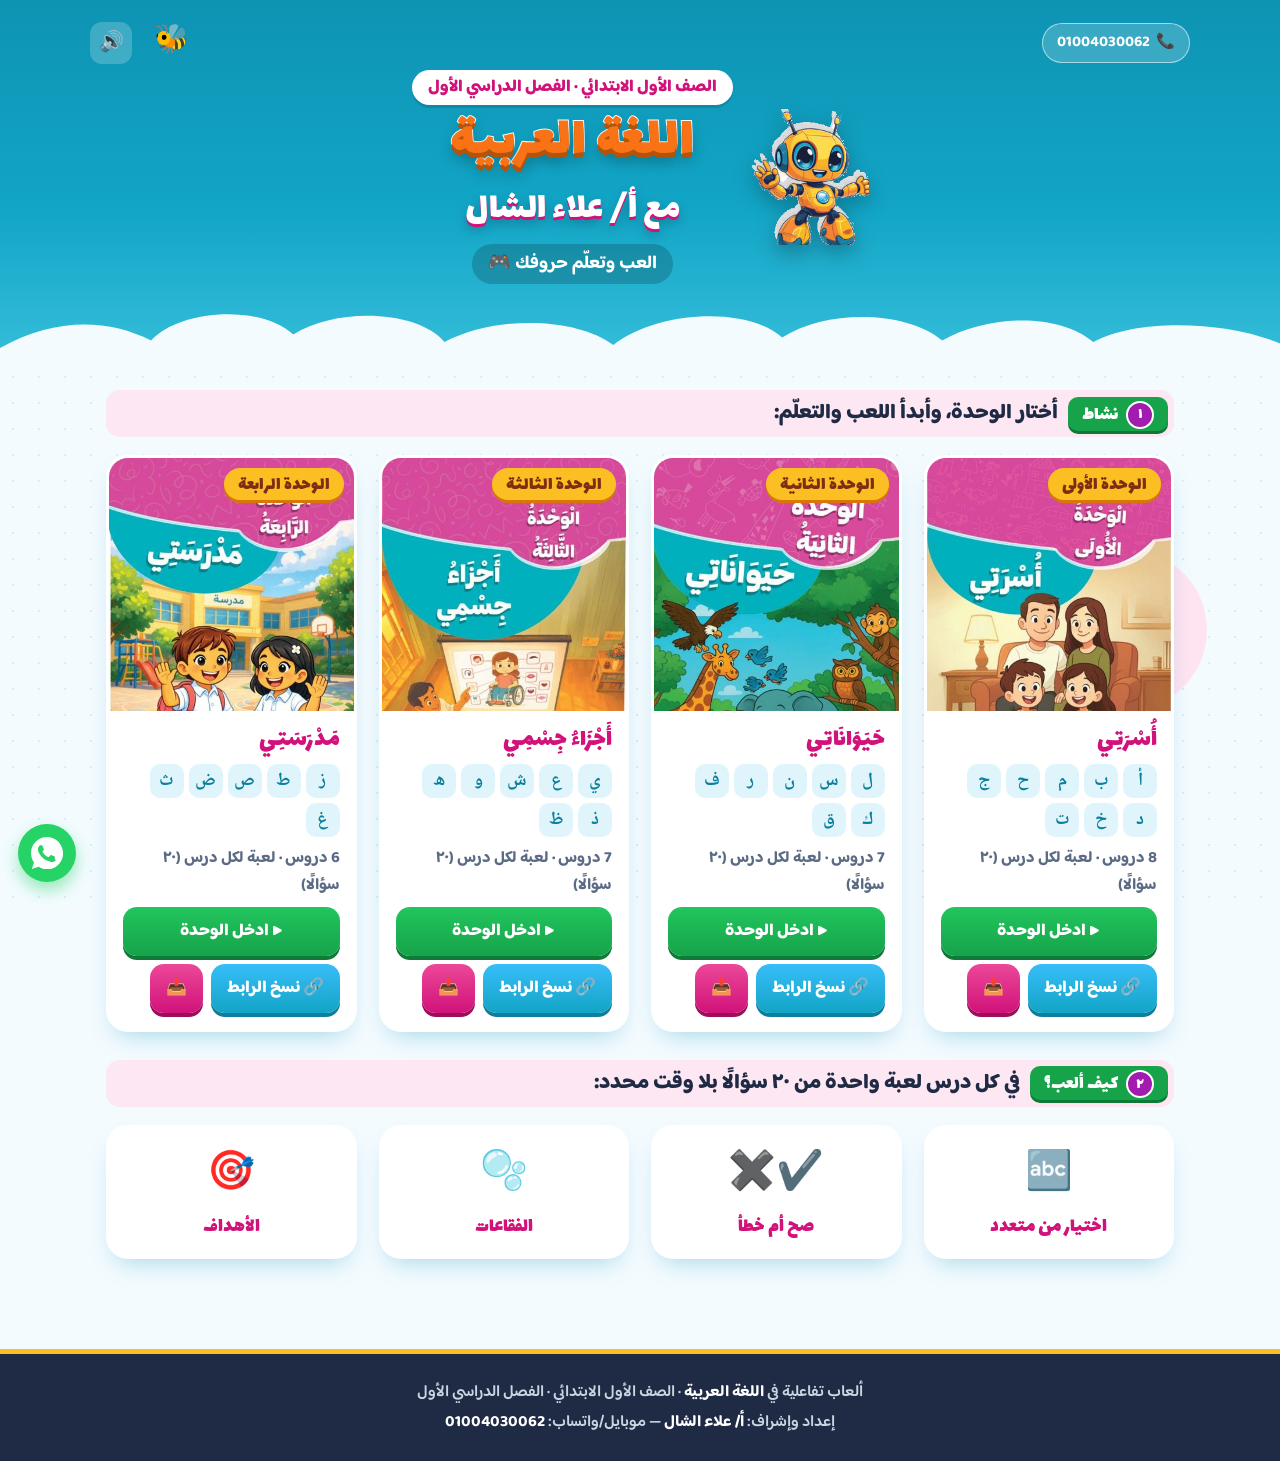
<file: index.html>
<!DOCTYPE html>
<html lang="ar" dir="rtl">
<head>
<meta charset="UTF-8">
<meta name="viewport" content="width=device-width, initial-scale=1.0, viewport-fit=cover">
<title>اللغة العربية - الصف الأول الابتدائي | أ/ علاء الشال</title>
<meta name="description" content="ألعاب تفاعلية لكتاب اللغة العربية للصف الأول الابتدائي - الفصل الدراسي الأول - مع أ/ علاء الشال">
<meta name="theme-color" content="#12a5c6">
<meta property="og:title" content="اللغة العربية - الصف الأول الابتدائي | أ/ علاء الشال">
<meta property="og:description" content="ألعاب تفاعلية لكتاب اللغة العربية للصف الأول الابتدائي - الفصل الدراسي الأول - مع أ/ علاء الشال">
<meta property="og:image" content="assets/covers/book.jpg">
<link rel="icon" href="assets/robot.png">
<link rel="preconnect" href="https://fonts.googleapis.com"><link rel="preconnect" href="https://fonts.gstatic.com" crossorigin><link href="https://fonts.googleapis.com/css2?family=Baloo+Bhaijaan+2:wght@500;700;800&family=Lalezar&family=Noto+Naskh+Arabic:wght@500;700&display=swap" rel="stylesheet">
<link rel="stylesheet" href="assets/style.css">
</head>
<body>
<header class="sky"><span class="bee">🐝</span>
<div class="topbar"><a class="pill" href="tel:01004030062">📞 <span dir="ltr">01004030062</span></a><button class="mute" onclick="toggleMute()" title="الصوت">🔊</button></div>
<div class="hero"><img class="robot" src="assets/robot.png" alt="">
<div class="hero-txt"><span class="kicker">الصف الأول الابتدائي · الفصل الدراسي الأول</span>
<h1 class="big-title">اللغة العربية</h1>
<div class="teacher">مع أ/ علاء الشال</div>
<span class="sub">العب وتعلّم حروفك 🎮</span></div></div>
<div class="clouds"><svg viewBox="0 0 1440 120" preserveAspectRatio="none"><path fill="#f3fbff" d="M0,80 C60,40 120,40 170,70 C200,30 290,20 330,62 C380,25 470,30 500,72 C560,35 650,40 690,76 C740,30 840,24 880,66 C930,28 1020,30 1060,70 C1110,36 1190,32 1230,72 C1280,40 1380,44 1440,74 L1440,120 L0,120 Z"/></svg></div></header>
<main>
<div class="nashat"><span class="tag"><i>١</i>نشاط</span><h2>أختار الوحدة، وأبدأ اللعب والتعلّم:</h2></div>
<div class="units">
<div class="ucard">
<a class="cov" href="unit1/"><img src="assets/covers/unit1.jpg" alt="الوحدة الأولى - أسرتي" loading="lazy"><span class="num">الوحدة الأولى</span></a>
<div class="body"><h3>أُسْرَتِي</h3>
<div class="letters" title="حروف الوحدة"><span>أ</span><span>ب</span><span>م</span><span>ح</span><span>ج</span><span>د</span><span>خ</span><span>ت</span></div>
<div style="color:var(--muted);font-weight:700">8 دروس · لعبة لكل درس (٢٠ سؤالًا)</div>
<div class="acts"><a class="btn grow" href="unit1/">▶ ادخل الوحدة</a>
<button class="btn sky" onclick="copyUnit(1)" title="نسخ رابط الوحدة">🔗 نسخ الرابط</button>
<button class="btn pink" onclick="shareUnit(1,'الوحدة الأولى: أسرتي - أ/ علاء الشال')" title="مشاركة">📤</button></div>
</div></div>
<div class="ucard">
<a class="cov" href="unit2/"><img src="assets/covers/unit2.jpg" alt="الوحدة الثانية - حيواناتي" loading="lazy"><span class="num">الوحدة الثانية</span></a>
<div class="body"><h3>حَيَوَانَاتِي</h3>
<div class="letters" title="حروف الوحدة"><span>ل</span><span>س</span><span>ن</span><span>ر</span><span>ف</span><span>ك</span><span>ق</span></div>
<div style="color:var(--muted);font-weight:700">7 دروس · لعبة لكل درس (٢٠ سؤالًا)</div>
<div class="acts"><a class="btn grow" href="unit2/">▶ ادخل الوحدة</a>
<button class="btn sky" onclick="copyUnit(2)" title="نسخ رابط الوحدة">🔗 نسخ الرابط</button>
<button class="btn pink" onclick="shareUnit(2,'الوحدة الثانية: حيواناتي - أ/ علاء الشال')" title="مشاركة">📤</button></div>
</div></div>
<div class="ucard">
<a class="cov" href="unit3/"><img src="assets/covers/unit3.jpg" alt="الوحدة الثالثة - أجزاء جسمي" loading="lazy"><span class="num">الوحدة الثالثة</span></a>
<div class="body"><h3>أَجْزَاءُ جِسْمِي</h3>
<div class="letters" title="حروف الوحدة"><span>ي</span><span>ع</span><span>ش</span><span>و</span><span>ه</span><span>ذ</span><span>ظ</span></div>
<div style="color:var(--muted);font-weight:700">7 دروس · لعبة لكل درس (٢٠ سؤالًا)</div>
<div class="acts"><a class="btn grow" href="unit3/">▶ ادخل الوحدة</a>
<button class="btn sky" onclick="copyUnit(3)" title="نسخ رابط الوحدة">🔗 نسخ الرابط</button>
<button class="btn pink" onclick="shareUnit(3,'الوحدة الثالثة: أجزاء جسمي - أ/ علاء الشال')" title="مشاركة">📤</button></div>
</div></div>
<div class="ucard">
<a class="cov" href="unit4/"><img src="assets/covers/unit4.jpg" alt="الوحدة الرابعة - مدرستي" loading="lazy"><span class="num">الوحدة الرابعة</span></a>
<div class="body"><h3>مَدْرَسَتِي</h3>
<div class="letters" title="حروف الوحدة"><span>ز</span><span>ط</span><span>ص</span><span>ض</span><span>ث</span><span>غ</span></div>
<div style="color:var(--muted);font-weight:700">6 دروس · لعبة لكل درس (٢٠ سؤالًا)</div>
<div class="acts"><a class="btn grow" href="unit4/">▶ ادخل الوحدة</a>
<button class="btn sky" onclick="copyUnit(4)" title="نسخ رابط الوحدة">🔗 نسخ الرابط</button>
<button class="btn pink" onclick="shareUnit(4,'الوحدة الرابعة: مدرستي - أ/ علاء الشال')" title="مشاركة">📤</button></div>
</div></div>
</div>
<div class="nashat" style="margin-top:28px"><span class="tag"><i>٢</i>كيف ألعب؟</span><h2>في كل درس لعبة واحدة من ٢٠ سؤالًا بلا وقت محدد:</h2></div>
<div class="units" style="grid-template-columns:repeat(auto-fit,minmax(170px,1fr))">
<div class="ucard"><div class="body" style="align-items:center;text-align:center"><div style="font-size:2.4rem">🔤</div><h3 style="font-size:1.3rem">اختيار من متعدد</h3></div></div>
<div class="ucard"><div class="body" style="align-items:center;text-align:center"><div style="font-size:2.4rem">✔️✖️</div><h3 style="font-size:1.3rem">صح أم خطأ</h3></div></div>
<div class="ucard"><div class="body" style="align-items:center;text-align:center"><div style="font-size:2.4rem">🫧</div><h3 style="font-size:1.3rem">الفقاعات</h3></div></div>
<div class="ucard"><div class="body" style="align-items:center;text-align:center"><div style="font-size:2.4rem">🎯</div><h3 style="font-size:1.3rem">الأهداف</h3></div></div>
</div>
</main>
<footer class="foot"><p>ألعاب تفاعلية في <b>اللغة العربية</b> · الصف الأول الابتدائي · الفصل الدراسي الأول</p>
<p>إعداد وإشراف: <b>أ/ علاء الشال</b> — موبايل/واتساب: <b dir="ltr">01004030062</b></p></footer>
<a class="wa-float" href="https://wa.me/201004030062" target="_blank" rel="noopener" title="تواصل مع أ/ علاء الشال"><svg viewBox="0 0 24 24"><path d="M12.03 0C5.39 0 0 5.39 0 12.03c0 2.66.84 5.12 2.26 7.15L.63 24l5.01-1.61a11.94 11.94 0 0 0 6.39 1.91C18.68 24.3 24.06 18.92 24.06 12.27 24.06 5.62 18.68 0 12.03 0zm6.54 17.2c-.27.77-1.58 1.47-2.18 1.5-.56.04-1.28.23-4.09-.86-3.39-1.32-5.59-4.78-5.74-4.97-.15-.19-1.37-1.82-1.37-3.48s.86-2.47 1.16-2.8c.31-.33.67-.41.89-.41h.63c.21.01.48-.08.74.53.26.63.9 2.2.98 2.37.08.16.13.35.03.55-.1.2-.15.33-.31.51-.15.18-.32.38-.45.51-.15.15-.31.32-.13.63.18.31.8 1.32 1.71 2.13 1.18 1.05 2.17 1.37 2.48 1.53.31.15.49.13.67-.08.18-.2.77-.89.97-1.2.2-.31.41-.26.69-.15.28.1 1.77.84 2.07.99.3.15.51.23.58.36.08.13.08.73-.19 1.5z"/></svg></a>
<div class="toast" id="toast"></div>
<script>window.SITE={root:"",whatsapp:"201004030062",teacher:"أ/ علاء الشال"};</script><script src="assets/game.js"></script>
</body></html>
</file>
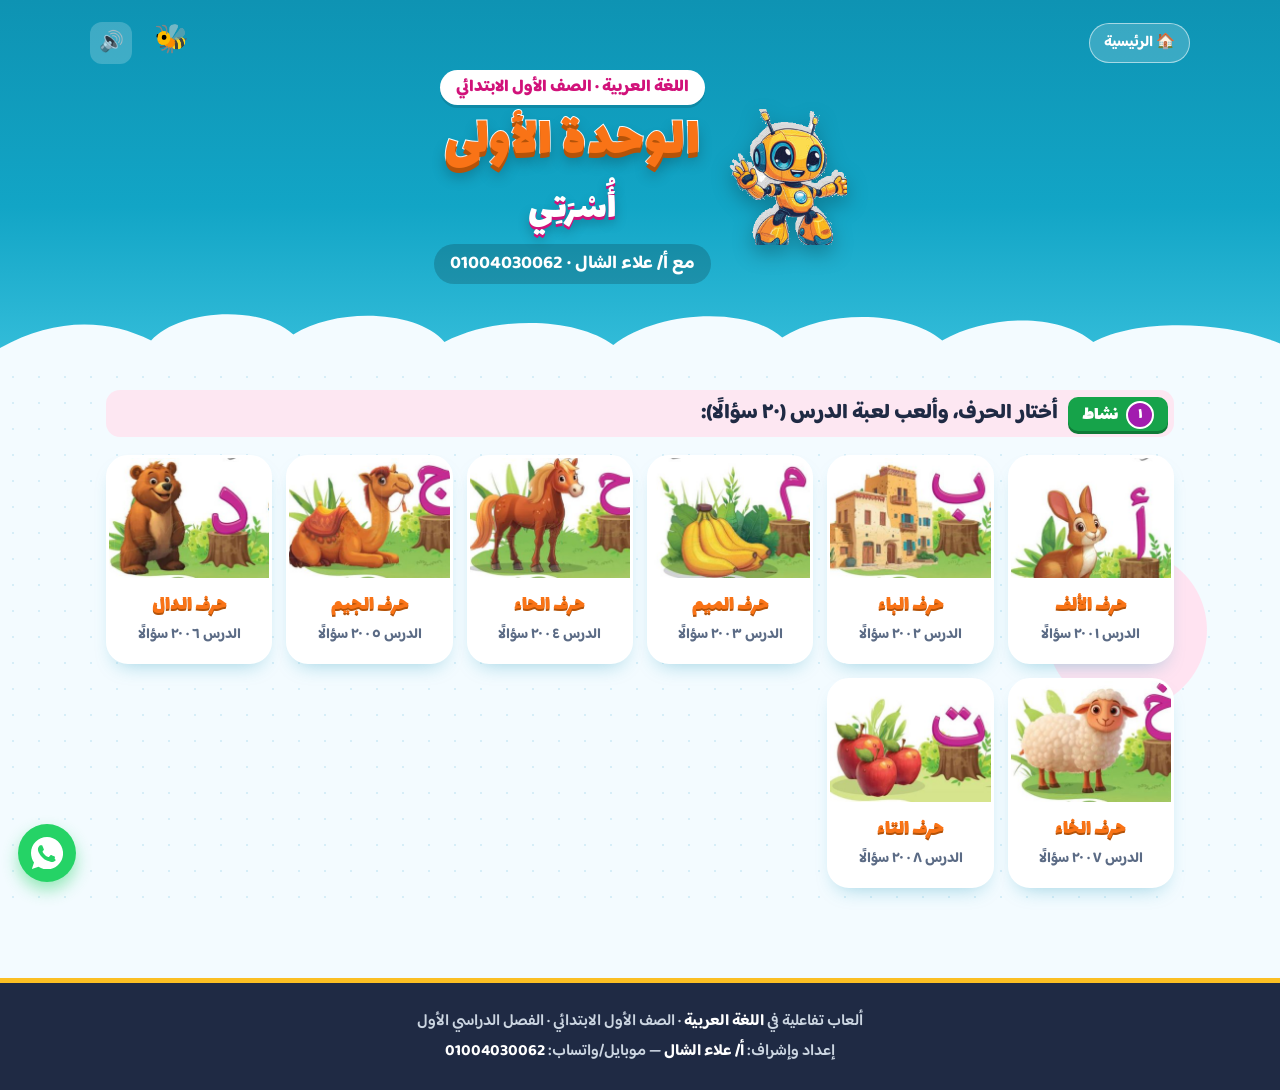
<file: unit1/index.html>
<!DOCTYPE html>
<html lang="ar" dir="rtl">
<head>
<meta charset="UTF-8">
<meta name="viewport" content="width=device-width, initial-scale=1.0, viewport-fit=cover">
<title>الوحدة الأولى: أسرتي - اللغة العربية الصف الأول الابتدائي | أ/ علاء الشال</title>
<meta name="description" content="ألعاب الوحدة الأولى (أسرتي) - اللغة العربية للصف الأول الابتدائي مع أ/ علاء الشال">
<meta name="theme-color" content="#12a5c6">
<meta property="og:title" content="الوحدة الأولى: أسرتي - اللغة العربية الصف الأول الابتدائي | أ/ علاء الشال">
<meta property="og:description" content="ألعاب الوحدة الأولى (أسرتي) - اللغة العربية للصف الأول الابتدائي مع أ/ علاء الشال">
<meta property="og:image" content="../assets/covers/book.jpg">
<link rel="icon" href="../assets/robot.png">
<link rel="preconnect" href="https://fonts.googleapis.com"><link rel="preconnect" href="https://fonts.gstatic.com" crossorigin><link href="https://fonts.googleapis.com/css2?family=Baloo+Bhaijaan+2:wght@500;700;800&family=Lalezar&family=Noto+Naskh+Arabic:wght@500;700&display=swap" rel="stylesheet">
<link rel="stylesheet" href="../assets/style.css">
</head>
<body>
<header class="sky"><span class="bee">🐝</span>
<div class="topbar"><a class="pill" href="../">🏠 الرئيسية</a><button class="mute" onclick="toggleMute()" title="الصوت">🔊</button></div>
<div class="hero"><img class="robot" src="../assets/robot.png" alt="">
<div class="hero-txt"><span class="kicker">اللغة العربية · الصف الأول الابتدائي</span>
<h1 class="big-title">الوحدة الأولى</h1>
<div class="teacher">أُسْرَتِي</div>
<span class="sub">مع أ/ علاء الشال · <span dir="ltr">01004030062</span></span></div></div>
<div class="clouds"><svg viewBox="0 0 1440 120" preserveAspectRatio="none"><path fill="#f3fbff" d="M0,80 C60,40 120,40 170,70 C200,30 290,20 330,62 C380,25 470,30 500,72 C560,35 650,40 690,76 C740,30 840,24 880,66 C930,28 1020,30 1060,70 C1110,36 1190,32 1230,72 C1280,40 1380,44 1440,74 L1440,120 L0,120 Z"/></svg></div></header>
<main>
<div class="nashat"><span class="tag"><i>١</i>نشاط</span><h2>أختار الحرف، وألعب لعبة الدرس (٢٠ سؤالًا):</h2></div>
<div class="lessons" id="lessons"></div>
</main>
<footer class="foot"><p>ألعاب تفاعلية في <b>اللغة العربية</b> · الصف الأول الابتدائي · الفصل الدراسي الأول</p>
<p>إعداد وإشراف: <b>أ/ علاء الشال</b> — موبايل/واتساب: <b dir="ltr">01004030062</b></p></footer>
<a class="wa-float" href="https://wa.me/201004030062" target="_blank" rel="noopener" title="تواصل مع أ/ علاء الشال"><svg viewBox="0 0 24 24"><path d="M12.03 0C5.39 0 0 5.39 0 12.03c0 2.66.84 5.12 2.26 7.15L.63 24l5.01-1.61a11.94 11.94 0 0 0 6.39 1.91C18.68 24.3 24.06 18.92 24.06 12.27 24.06 5.62 18.68 0 12.03 0zm6.54 17.2c-.27.77-1.58 1.47-2.18 1.5-.56.04-1.28.23-4.09-.86-3.39-1.32-5.59-4.78-5.74-4.97-.15-.19-1.37-1.82-1.37-3.48s.86-2.47 1.16-2.8c.31-.33.67-.41.89-.41h.63c.21.01.48-.08.74.53.26.63.9 2.2.98 2.37.08.16.13.35.03.55-.1.2-.15.33-.31.51-.15.18-.32.38-.45.51-.15.15-.31.32-.13.63.18.31.8 1.32 1.71 2.13 1.18 1.05 2.17 1.37 2.48 1.53.31.15.49.13.67-.08.18-.2.77-.89.97-1.2.2-.31.41-.26.69-.15.28.1 1.77.84 2.07.99.3.15.51.23.58.36.08.13.08.73-.19 1.5z"/></svg></a>
<div class="toast" id="toast"></div>
<section id="game" class="hidden" aria-live="polite">
<div class="g-top"><button class="x" onclick="closeGame()" title="رجوع">✕</button>
<div class="t"><b id="g-title"></b><small id="g-sub"></small></div>
<button class="mute" onclick="toggleMute()" title="الصوت">🔊</button>
<div class="score">⭐ <span id="g-score">0</span></div><div class="score" id="g-count" style="color:var(--sky-d)">1 / 20</div></div>
<div class="prog"><i id="g-bar"></i></div>
<div class="g-body" id="g-body"><div class="g-wrap" id="g-wrap"></div></div>
</section>
<div class="fb" id="fb"></div>
<script>window.SITE={root:"../",whatsapp:"201004030062",teacher:"أ/ علاء الشال"};
window.UNIT={"n": 1, "name": "الوحدة الأولى", "title": "أُسْرَتِي", "lessons": [{"id": "alef", "name": "حرف الألف", "ch": "أ", "q": [{"t": "mcq", "q": "أنطق اسم الصورة. ما الحرف الذي يبدأ به؟", "img": "umm", "opts": ["أ", "ب", "م", "ل"], "ans": 0}, {"t": "mcq", "q": "أنطق اسم الصورة. ما الحرف الذي يبدأ به؟", "img": "asad", "opts": ["أ", "ب", "م", "ل"], "ans": 0}, {"t": "mcq", "q": "أختار الصورة التي في اسمها صوت حرف <b class=\"L\">أ</b>:", "opts": [{"img": "faas"}, {"img": "asal"}, {"img": "habl"}, {"img": "matbakh"}], "ans": 0}, {"t": "mcq", "q": "أختار الصورة التي في اسمها صوت حرف <b class=\"L\">أ</b>:", "opts": [{"img": "faar"}, {"img": "inab"}, {"img": "nahla"}, {"img": "fil"}], "ans": 0}, {"t": "mcq", "q": "أنطق: <b class=\"W\">أَنَانَاس</b> .. ما الحركة على حرف <b class=\"L\">أ</b>؟", "img": "ananas", "opts": ["فتحة", "ضمة", "كسرة", "سكون"], "ans": 0}, {"t": "mcq", "q": "أقرأ الكلمة <b class=\"W\">إِبْرَة</b>، ثم أحلّلها إلى حروف:", "img": "ibra", "opts": ["إ - ب - ر - ة", "إ - ب - ر", "ل - ب - ر - ة", "م - ب - ر - ة"], "ans": 0}, {"t": "mcq", "q": "أكمل نشيد حرف الألف: «أَلِفٌ ...... .. عِنْدَ الْمَلْعَبْ»", "opts": ["أَرْنَبْ", "مَوْزَةْ", "بَيْتِي", "حِصَانٌ"], "ans": 0}, {"t": "mcq", "q": "أختار الكلمة التي فيها حرف <b class=\"L\">أ</b>:", "opts": ["أُمّ", "بِنْت", "قَلَم", "فَصْل"], "ans": 0, "img": null}, {"t": "tf", "q": "أنطق اسم الصورة: فيه صوت حرف <b class=\"L\">أ</b>.", "img": "arnab", "opts": ["صح", "خطأ"], "ans": 0}, {"t": "tf", "q": "أنطق اسم الصورة: فيه صوت حرف <b class=\"L\">أ</b>.", "img": "kura", "opts": ["صح", "خطأ"], "ans": 1}, {"t": "tf", "q": "في كلمة <b class=\"W\">إِشَارَة</b> جاء على حرف <b class=\"L\">أ</b> كسرة.", "img": "ishara", "opts": ["صح", "خطأ"], "ans": 0}, {"t": "tf", "q": "حرف <b class=\"L\">أ</b> فوقه نقطتان.", "opts": ["صح", "خطأ"], "ans": 1}, {"t": "bubble", "q": "التقط فقاعة الكلمة التي فيها حرف <b class=\"L\">أ</b>:", "opts": ["إِبْرَة", "بَقَرَة", "نَحْلَة", "وَلَد"], "ans": 0}, {"t": "bubble", "q": "التقط فقاعة الكلمة التي فيها حرف <b class=\"L\">أ</b>:", "opts": ["أُذُن", "خَيْمَة", "بَقَرَة", "طِفْل"], "ans": 0}, {"t": "bubble", "q": "التقط الكلمة التي فيها <b class=\"L\">أ</b> بـكسرة (إِ):", "opts": ["إِبْرَة", "أَنَانَاس", "أُذُن", "فَأْس"], "ans": 0}, {"t": "bubble", "q": "التقط فقاعة حرف <b class=\"L\">أ</b>:", "opts": ["أ", "ب", "م", "ل"], "ans": 0}, {"t": "target", "q": "أنطق اسم الصورة، وأصوّب على الحرف الناقص: <span class=\"W\"><span class=\"gap\">؟</span>ذُن</span>", "img": "udhun_a", "opts": ["أ", "ب", "م", "ل"], "ans": 0}, {"t": "target", "q": "أنطق اسم الصورة، وأصوّب على الحرف الناقص: <span class=\"W\">فَ<span class=\"gap\">؟</span>ر</span>", "img": "faar", "opts": ["أ", "ب", "م", "ل"], "ans": 0}, {"t": "target", "q": "أصوّب على الكلمة المناسبة للصورة:", "img": "umm", "opts": ["أُمّ", "إِبْرَة", "فَأْر", "كَأْس"], "ans": 0}, {"t": "target", "q": "أصوّب على الحرف الذي يبدأ به اسم الصورة:", "img": "arnab", "opts": ["أ", "ب", "م", "ل"], "ans": 0}]}, {"id": "baa", "name": "حرف الباء", "ch": "ب", "q": [{"t": "mcq", "q": "أنطق اسم الصورة. ما الحرف الذي يبدأ به؟", "img": "baqara", "opts": ["ب", "ت", "ث", "ن"], "ans": 0}, {"t": "mcq", "q": "أنطق اسم الصورة. ما الحرف الذي يبدأ به؟", "img": "bittikh", "opts": ["ب", "ت", "ث", "ن"], "ans": 0}, {"t": "mcq", "q": "أختار الصورة التي في اسمها صوت حرف <b class=\"L\">ب</b>:", "opts": [{"img": "habl"}, {"img": "aruz"}, {"img": "hudhud2"}, {"img": "finjan"}], "ans": 0}, {"t": "mcq", "q": "أختار الصورة التي في اسمها صوت حرف <b class=\"L\">ب</b>:", "opts": [{"img": "jubn"}, {"img": "difda"}, {"img": "sarir"}, {"img": "asad"}], "ans": 0}, {"t": "mcq", "q": "أنطق: <b class=\"W\">خُبْز</b> .. ما الحركة على حرف <b class=\"L\">ب</b>؟", "img": "khubz", "opts": ["سكون", "فتحة", "ضمة", "كسرة"], "ans": 0}, {"t": "mcq", "q": "أقرأ الكلمة <b class=\"W\">بَيْت</b>، ثم أحلّلها إلى حروف:", "img": "bait", "opts": ["ب - ي - ت", "ب - ت", "ت - ي - ت", "ث - ي - ت"], "ans": 0}, {"t": "mcq", "q": "أكمل نشيد حرف الباء: «بَاءُ ...... .. يَا أَصْحَابِي»", "opts": ["بَيْتِي", "مَوْزَةْ", "تُفَّاحْ", "خَرُوفْ"], "ans": 0}, {"t": "mcq", "q": "أركّب الحروف (ب + ن + ت) لأكوّن اسم الصورة:", "img": "bint", "opts": ["بِنْت", "حَبْل", "بَقَرَة", "بَيْت"], "ans": 0}, {"t": "tf", "q": "أنطق اسم الصورة: فيه صوت حرف <b class=\"L\">ب</b>.", "img": "burtuqal", "opts": ["صح", "خطأ"], "ans": 0}, {"t": "tf", "q": "أنطق اسم الصورة: فيه صوت حرف <b class=\"L\">ب</b>.", "img": "hut", "opts": ["صح", "خطأ"], "ans": 1}, {"t": "tf", "q": "في كلمة <b class=\"W\">بُرْج</b> جاء على حرف <b class=\"L\">ب</b> سكون.", "img": "burj", "opts": ["صح", "خطأ"], "ans": 1}, {"t": "tf", "q": "كلمة <b class=\"W\">أَب</b> فيها حرف <b class=\"L\">ب</b>.", "opts": ["صح", "خطأ"], "ans": 0, "img": "ab"}, {"t": "bubble", "q": "التقط فقاعة الكلمة التي فيها حرف <b class=\"L\">ب</b>:", "opts": ["بِنْت", "لِسَان", "نَمِر", "خَرُوف"], "ans": 0}, {"t": "bubble", "q": "التقط فقاعة الكلمة التي فيها حرف <b class=\"L\">ب</b>:", "opts": ["بِطِّيخ", "فِيل", "صَقْر", "ظِلَال"], "ans": 0}, {"t": "bubble", "q": "التقط الكلمة التي فيها <b class=\"L\">ب</b> بـسكون (بْ):", "opts": ["حَبْل", "بَقَرَة", "بُرْج", "بِنْت"], "ans": 0}, {"t": "bubble", "q": "التقط فقاعة حرف <b class=\"L\">ب</b>:", "opts": ["ـب", "ـت", "ـث", "ـن"], "ans": 0}, {"t": "target", "q": "أنطق اسم الصورة، وأصوّب على الحرف الناقص: <span class=\"W\"><span class=\"gap\">؟</span>نْت</span>", "img": "bint", "opts": ["ب", "ت", "ث", "ن"], "ans": 0}, {"t": "target", "q": "أنطق اسم الصورة، وأصوّب على الحرف الناقص: <span class=\"W\">خُ<span class=\"gap\">؟</span>ز</span>", "img": "khubz", "opts": ["ب", "ت", "ث", "ن"], "ans": 0}, {"t": "target", "q": "أصوّب على الكلمة المناسبة للصورة:", "img": "burtuqal", "opts": ["بُرْتُقَال", "خُبْز", "بُرْج", "حَبْل"], "ans": 0}, {"t": "target", "q": "أصوّب على الحرف الذي يبدأ به اسم الصورة:", "img": "bittikh", "opts": ["ب", "ت", "ث", "ن"], "ans": 0}]}, {"id": "meem", "name": "حرف الميم", "ch": "م", "q": [{"t": "mcq", "q": "أنطق اسم الصورة. ما الحرف الذي يبدأ به؟", "img": "miqass", "opts": ["م", "ه", "ن", "و"], "ans": 0}, {"t": "mcq", "q": "أنطق اسم الصورة. ما الحرف الذي يبدأ به؟", "img": "mualima", "opts": ["م", "ه", "ن", "و"], "ans": 0}, {"t": "mcq", "q": "أختار الصورة التي في اسمها صوت حرف <b class=\"L\">م</b>:", "opts": [{"img": "muthallath"}, {"img": "qafas"}, {"img": "hisan"}, {"img": "khiyar"}], "ans": 0}, {"t": "mcq", "q": "أختار الصورة التي في اسمها صوت حرف <b class=\"L\">م</b>:", "opts": [{"img": "shama"}, {"img": "baqara"}, {"img": "khiyar"}, {"img": "ghurab"}], "ans": 0}, {"t": "mcq", "q": "أنطق: <b class=\"W\">مَطَر</b> .. ما الحركة على حرف <b class=\"L\">م</b>؟", "img": "matar", "opts": ["فتحة", "ضمة", "كسرة", "سكون"], "ans": 0}, {"t": "mcq", "q": "أقرأ الكلمة <b class=\"W\">مُهَنْدِس</b>، ثم أحلّلها إلى حروف:", "img": "muhandis", "opts": ["م - ه - ن - د - س", "س - ه - ن - د - م", "م - د - ن - ه - س", "و - ه - ن - د - س"], "ans": 0}, {"t": "mcq", "q": "أكمل نشيد حرف الميم: «مِيمُ ...... .. مَا أَحْلَاهَا»", "opts": ["مَوْزَةْ", "بَيْتِي", "تُفَّاحْ", "جَمَلٌ"], "ans": 0}, {"t": "mcq", "q": "أنطق اسم الصورة، ثم أختار الكلمة المناسبة:", "img": "mawz", "opts": ["مَوْز", "مَطَر", "مِقَصّ", "شَمْس"], "ans": 0}, {"t": "tf", "q": "أنطق اسم الصورة: فيه صوت حرف <b class=\"L\">م</b>.", "img": "shams", "opts": ["صح", "خطأ"], "ans": 0}, {"t": "tf", "q": "أنطق اسم الصورة: فيه صوت حرف <b class=\"L\">م</b>.", "img": "khiyar", "opts": ["صح", "خطأ"], "ans": 1}, {"t": "tf", "q": "في كلمة <b class=\"W\">مِكْوَاة</b> جاء على حرف <b class=\"L\">م</b> ضمة.", "img": "mikwah", "opts": ["صح", "خطأ"], "ans": 1}, {"t": "tf", "q": "حرف <b class=\"L\">م</b> فوقه نقطة واحدة.", "opts": ["صح", "خطأ"], "ans": 1}, {"t": "bubble", "q": "التقط فقاعة الكلمة التي فيها حرف <b class=\"L\">م</b>:", "opts": ["مُعَلِّمَة", "سَيْف", "قُرْص", "ثِيَاب"], "ans": 0}, {"t": "bubble", "q": "التقط فقاعة الكلمة التي فيها حرف <b class=\"L\">م</b>:", "opts": ["شَمْعَة", "كَأْس", "شَعْر", "أَنَانَاس"], "ans": 0}, {"t": "bubble", "q": "التقط الكلمة التي فيها <b class=\"L\">م</b> بـفتحة (مَ):", "opts": ["مَطَر", "مُهَنْدِس", "مِكْوَاة", "شَمْس"], "ans": 0}, {"t": "bubble", "q": "التقط فقاعة حرف <b class=\"L\">م</b>:", "opts": ["مـ", "هـ", "نـ", "وـ"], "ans": 0}, {"t": "target", "q": "أنطق اسم الصورة، وأصوّب على الحرف الناقص: <span class=\"W\"><span class=\"gap\">؟</span>وْز</span>", "img": "mawz", "opts": ["م", "ه", "ن", "و"], "ans": 0}, {"t": "target", "q": "أنطق اسم الصورة، وأصوّب على الحرف الناقص: <span class=\"W\"><span class=\"gap\">؟</span>طَر</span>", "img": "matar", "opts": ["م", "ه", "ن", "و"], "ans": 0}, {"t": "target", "q": "أصوّب على الكلمة المناسبة للصورة:", "img": "muthallath", "opts": ["مُثَلَّث", "مُعَلِّمَة", "لَحْم", "مَلْعَب"], "ans": 0}, {"t": "target", "q": "أصوّب على الحرف الذي يبدأ به اسم الصورة:", "img": "malab", "opts": ["م", "ه", "ن", "و"], "ans": 0}]}, {"id": "haa", "name": "حرف الحاء", "ch": "ح", "q": [{"t": "mcq", "q": "أنطق اسم الصورة. ما الحرف الذي يبدأ به؟", "img": "himar", "opts": ["ح", "ج", "خ", "ه"], "ans": 0}, {"t": "mcq", "q": "أنطق اسم الصورة. ما الحرف الذي يبدأ به؟", "img": "hujra", "opts": ["ح", "ج", "خ", "ه"], "ans": 0}, {"t": "mcq", "q": "أختار الصورة التي في اسمها صوت حرف <b class=\"L\">ح</b>:", "opts": [{"img": "haqiba"}, {"img": "sullam"}, {"img": "nakhla"}, {"img": "fustan"}], "ans": 0}, {"t": "mcq", "q": "أختار الصورة التي في اسمها صوت حرف <b class=\"L\">ح</b>:", "opts": [{"img": "hamama"}, {"img": "miqass"}, {"img": "dubb"}, {"img": "saif"}], "ans": 0}, {"t": "mcq", "q": "أنطق: <b class=\"W\">حِبْر</b> .. ما الحركة على حرف <b class=\"L\">ح</b>؟", "img": "hibr", "opts": ["كسرة", "فتحة", "ضمة", "سكون"], "ans": 0}, {"t": "mcq", "q": "أقرأ الكلمة <b class=\"W\">حِزَام</b>، ثم أحلّلها إلى حروف:", "img": "hizam", "opts": ["ح - ز - ا - م", "خ - ز - ا - م", "ز - ا - م", "ه - ز - ا - م"], "ans": 0}, {"t": "mcq", "q": "أكمل نشيد حرف الحاء: «حَاءُ ...... .. هَيَّا نَرْكَبْ»", "opts": ["حِصَانٌ", "مَوْزَةْ", "خَرُوفْ", "بَيْتِي"], "ans": 0}, {"t": "mcq", "q": "الكلمة التي ليس فيها حرف <b class=\"L\">ح</b>:", "opts": ["وَلَد", "حِصَان", "بَلَح", "حَبْل"], "ans": 0, "img": null}, {"t": "tf", "q": "أنطق اسم الصورة: فيه صوت حرف <b class=\"L\">ح</b>.", "img": "bahr", "opts": ["صح", "خطأ"], "ans": 0}, {"t": "tf", "q": "أنطق اسم الصورة: فيه صوت حرف <b class=\"L\">ح</b>.", "img": "zarafa2", "opts": ["صح", "خطأ"], "ans": 1}, {"t": "tf", "q": "في كلمة <b class=\"W\">حِصَان</b> جاء على حرف <b class=\"L\">ح</b> فتحة.", "img": "hisan", "opts": ["صح", "خطأ"], "ans": 1}, {"t": "tf", "q": "حرف <b class=\"L\">ح</b> ليس له نقط.", "opts": ["صح", "خطأ"], "ans": 0}, {"t": "bubble", "q": "التقط فقاعة الكلمة التي فيها حرف <b class=\"L\">ح</b>:", "opts": ["حُوت", "مِقَصّ", "هُدْهُد", "ذَهَب"], "ans": 0}, {"t": "bubble", "q": "التقط فقاعة الكلمة التي فيها حرف <b class=\"L\">ح</b>:", "opts": ["مِفْتَاح", "كَأْس", "يِن", "دَلْو"], "ans": 0}, {"t": "bubble", "q": "التقط الكلمة التي فيها <b class=\"L\">ح</b> بـفتحة (حَ):", "opts": ["حَقِيبَة", "حِصَان", "نَحْلَة", "حُجْرَة"], "ans": 0}, {"t": "bubble", "q": "التقط فقاعة حرف <b class=\"L\">ح</b>:", "opts": ["ـحـ", "ـجـ", "ـخـ", "ـهـ"], "ans": 0}, {"t": "target", "q": "أنطق اسم الصورة، وأصوّب على الحرف الناقص: <span class=\"W\">نَ<span class=\"gap\">؟</span>لَة</span>", "img": "nahla", "opts": ["ح", "ج", "خ", "ه"], "ans": 0}, {"t": "target", "q": "أنطق اسم الصورة، وأصوّب على الحرف الناقص: <span class=\"W\"><span class=\"gap\">؟</span>وت</span>", "img": "hut", "opts": ["ح", "ج", "خ", "ه"], "ans": 0}, {"t": "target", "q": "أصوّب على الكلمة المناسبة للصورة:", "img": "nahla", "opts": ["نَحْلَة", "حِصَان", "شَجَرَة", "وَلَد"], "ans": 0}, {"t": "target", "q": "أصوّب على الحرف الذي يبدأ به اسم الصورة:", "img": "himar", "opts": ["ح", "ج", "خ", "ه"], "ans": 0}]}, {"id": "jeem", "name": "حرف الجيم", "ch": "ج", "q": [{"t": "mcq", "q": "أنطق اسم الصورة. ما الحرف الذي يبدأ به؟", "img": "jisr", "opts": ["ج", "ح", "خ", "ع"], "ans": 0}, {"t": "mcq", "q": "أنطق اسم الصورة. ما الحرف الذي يبدأ به؟", "img": "jundi", "opts": ["ج", "ح", "خ", "ع"], "ans": 0}, {"t": "mcq", "q": "أختار الصورة التي في اسمها صوت حرف <b class=\"L\">ج</b>:", "opts": [{"img": "jimal"}, {"img": "timsah"}, {"img": "hizam"}, {"img": "hudhud2"}], "ans": 0}, {"t": "mcq", "q": "أختار الصورة التي في اسمها صوت حرف <b class=\"L\">ج</b>:", "opts": [{"img": "wajh"}, {"img": "namir"}, {"img": "sabbar"}, {"img": "asad"}], "ans": 0}, {"t": "mcq", "q": "أنطق: <b class=\"W\">نَجْمَة</b> .. ما الحركة على حرف <b class=\"L\">ج</b>؟", "img": "najma", "opts": ["سكون", "فتحة", "ضمة", "كسرة"], "ans": 0}, {"t": "mcq", "q": "أقرأ الكلمة <b class=\"W\">جُنَيْه</b>، ثم أحلّلها إلى حروف:", "img": "junaih", "opts": ["ج - ن - ي - ه", "ج - ن - ي", "ج - ي - ه", "ي - ن - ج - ه"], "ans": 0}, {"t": "mcq", "q": "أكمل نشيد حرف الجيم: «جِيمُ ...... .. فِي الصَّحْرَاءْ»", "opts": ["جَمَلٌ", "حِصَانٌ", "خَرُوفْ", "مَوْزَةْ"], "ans": 0}, {"t": "mcq", "q": "أركّب الحروف (ج + ب + ن) لأكوّن اسم الصورة:", "img": "jubn", "opts": ["جُبْن", "نَجْمَة", "جِمَال", "جُنَيْه"], "ans": 0}, {"t": "tf", "q": "أنطق اسم الصورة: فيه صوت حرف <b class=\"L\">ج</b>.", "img": "jamal", "opts": ["صح", "خطأ"], "ans": 0}, {"t": "tf", "q": "أنطق اسم الصورة: فيه صوت حرف <b class=\"L\">ج</b>.", "img": "misht", "opts": ["صح", "خطأ"], "ans": 1}, {"t": "tf", "q": "في كلمة <b class=\"W\">جَبَل</b> جاء على حرف <b class=\"L\">ج</b> ضمة.", "img": "jabal", "opts": ["صح", "خطأ"], "ans": 1}, {"t": "tf", "q": "كلمة <b class=\"W\">قَلْب</b> فيها حرف <b class=\"L\">ج</b>.", "opts": ["صح", "خطأ"], "ans": 1, "img": null}, {"t": "bubble", "q": "التقط فقاعة الكلمة التي فيها حرف <b class=\"L\">ج</b>:", "opts": ["وَجْه", "حَوْض", "فُسْتَان", "كِتَاب"], "ans": 0}, {"t": "bubble", "q": "التقط فقاعة الكلمة التي فيها حرف <b class=\"L\">ج</b>:", "opts": ["ثَلْج", "تُفَّاح", "حَظّ", "مُثَلَّث"], "ans": 0}, {"t": "bubble", "q": "التقط الكلمة التي فيها <b class=\"L\">ج</b> بـسكون (جْ):", "opts": ["وَجْه", "جَمَل", "جُنَيْه", "جِسْر"], "ans": 0}, {"t": "bubble", "q": "التقط فقاعة حرف <b class=\"L\">ج</b>:", "opts": ["ـجـ", "ـحـ", "ـخـ", "ـعـ"], "ans": 0}, {"t": "target", "q": "أنطق اسم الصورة، وأصوّب على الحرف الناقص: <span class=\"W\"><span class=\"gap\">؟</span>بَل</span>", "img": "jabal", "opts": ["ج", "ح", "خ", "ع"], "ans": 0}, {"t": "target", "q": "أنطق اسم الصورة، وأصوّب على الحرف الناقص: <span class=\"W\"><span class=\"gap\">؟</span>مَال</span>", "img": "jimal", "opts": ["ج", "ح", "خ", "ع"], "ans": 0}, {"t": "target", "q": "أصوّب على الكلمة المناسبة للصورة:", "img": "jisr", "opts": ["جِسْر", "جَمَل", "جِمَال", "نَجْمَة"], "ans": 0}, {"t": "target", "q": "أصوّب على الحرف الذي يبدأ به اسم الصورة:", "img": "jundi", "opts": ["ج", "ح", "خ", "ع"], "ans": 0}]}, {"id": "dal", "name": "حرف الدال", "ch": "د", "q": [{"t": "mcq", "q": "أنطق اسم الصورة. ما الحرف الذي يبدأ به؟", "img": "dawaa", "opts": ["د", "ذ", "ر", "ز"], "ans": 0}, {"t": "mcq", "q": "أنطق اسم الصورة. ما الحرف الذي يبدأ به؟", "img": "darraja", "opts": ["د", "ذ", "ر", "ز"], "ans": 0}, {"t": "mcq", "q": "أختار الصورة التي في اسمها صوت حرف <b class=\"L\">د</b>:", "opts": [{"img": "madrasa"}, {"img": "arnab"}, {"img": "qufl"}, {"img": "qasr"}], "ans": 0}, {"t": "mcq", "q": "أختار الصورة التي في اسمها صوت حرف <b class=\"L\">د</b>:", "opts": [{"img": "d_3"}, {"img": "finjan"}, {"img": "khaima"}, {"img": "timsah"}], "ans": 0}, {"t": "mcq", "q": "أنطق: <b class=\"W\">دُبّ</b> .. ما الحركة على حرف <b class=\"L\">د</b>؟", "img": "dubb", "opts": ["ضمة", "فتحة", "كسرة", "سكون"], "ans": 0}, {"t": "mcq", "q": "أقرأ الكلمة <b class=\"W\">دِرْع</b>، ثم أحلّلها إلى حروف:", "img": "d_2", "opts": ["د - ر - ع", "ر - ر - ع", "ر - ع", "ز - ر - ع"], "ans": 0}, {"t": "mcq", "q": "أكمل نشيد حرف الدال: «دَالُ ...... .. ضَخْمُ الْجِسْمِ»", "opts": ["دُبٌّ", "جَمَلٌ", "حِصَانٌ", "تُفَّاحْ"], "ans": 0}, {"t": "mcq", "q": "أركّب الحروف (ه + د + ه + د) لأكوّن اسم الصورة:", "img": "hudhud", "opts": ["هُدْهُد", "دِرْع", "أَسَد", "دُبّ"], "ans": 0}, {"t": "tf", "q": "أنطق اسم الصورة: فيه صوت حرف <b class=\"L\">د</b>.", "img": "dubb", "opts": ["صح", "خطأ"], "ans": 0}, {"t": "tf", "q": "أنطق اسم الصورة: فيه صوت حرف <b class=\"L\">د</b>.", "img": "zujaja2", "opts": ["صح", "خطأ"], "ans": 1}, {"t": "tf", "q": "في كلمة <b class=\"W\">دِرْع</b> جاء على حرف <b class=\"L\">د</b> كسرة.", "img": "d_2", "opts": ["صح", "خطأ"], "ans": 0}, {"t": "tf", "q": "حرف <b class=\"L\">د</b> لا يتصل بالحرف الذي بعده، وله شكلان فقط: (د - ـد).", "opts": ["صح", "خطأ"], "ans": 0, "img": null}, {"t": "bubble", "q": "التقط فقاعة الكلمة التي فيها حرف <b class=\"L\">د</b>:", "opts": ["دِرْع", "خَرُوف", "بَقَرَة", "أُخْتِي"], "ans": 0}, {"t": "bubble", "q": "التقط فقاعة الكلمة التي فيها حرف <b class=\"L\">د</b>:", "opts": ["مُهَنْدِس", "جِسْر", "غُصْن", "فَأْر"], "ans": 0}, {"t": "bubble", "q": "التقط الكلمة التي فيها <b class=\"L\">د</b> بـضمة (دُ):", "opts": ["دُرْج", "دَرَّاجَة", "دِرْع", "مَدْرَسَة"], "ans": 0}, {"t": "bubble", "q": "التقط فقاعة حرف <b class=\"L\">د</b>:", "opts": ["ـد", "ـذ", "ـر", "ـز"], "ans": 0}, {"t": "target", "q": "أنطق اسم الصورة، وأصوّب على الحرف الناقص: <span class=\"W\"><span class=\"gap\">؟</span>رْج</span>", "img": "d_3", "opts": ["د", "ذ", "ر", "ز"], "ans": 0}, {"t": "target", "q": "أنطق اسم الصورة، وأصوّب على الحرف الناقص: <span class=\"W\"><span class=\"gap\">؟</span>وَاء</span>", "img": "dawaa", "opts": ["د", "ذ", "ر", "ز"], "ans": 0}, {"t": "target", "q": "أصوّب على الكلمة المناسبة للصورة:", "img": "madrasa", "opts": ["مَدْرَسَة", "دَوَاء", "دِرْع", "حَبْل"], "ans": 0}, {"t": "target", "q": "أصوّب على الحرف الذي يبدأ به اسم الصورة:", "img": "darraja", "opts": ["د", "ذ", "ر", "ز"], "ans": 0}]}, {"id": "khaa", "name": "حرف الخاء", "ch": "خ", "q": [{"t": "mcq", "q": "أنطق اسم الصورة. ما الحرف الذي يبدأ به؟", "img": "khiyar", "opts": ["خ", "ح", "ج", "غ"], "ans": 0}, {"t": "mcq", "q": "أنطق اسم الصورة. ما الحرف الذي يبدأ به؟", "img": "khubz2", "opts": ["خ", "ح", "ج", "غ"], "ans": 0}, {"t": "mcq", "q": "أختار الصورة التي في اسمها صوت حرف <b class=\"L\">خ</b>:", "opts": [{"img": "bittikh"}, {"img": "zirr"}, {"img": "malab"}, {"img": "shams2"}], "ans": 0}, {"t": "mcq", "q": "أختار الصورة التي في اسمها صوت حرف <b class=\"L\">خ</b>:", "opts": [{"img": "akhdar"}, {"img": "qalb"}, {"img": "shawka"}, {"img": "jamal"}], "ans": 0}, {"t": "mcq", "q": "أنطق: <b class=\"W\">خَيْمَة</b> .. ما الحركة على حرف <b class=\"L\">خ</b>؟", "img": "khaima", "opts": ["فتحة", "ضمة", "كسرة", "سكون"], "ans": 0}, {"t": "mcq", "q": "أقرأ الكلمة <b class=\"W\">خَرُوف</b>، ثم أحلّلها إلى حروف:", "img": "kharuf", "opts": ["خ - ر - و - ف", "خ - ر - ف", "خ - ر - و", "ر - خ - و - ف"], "ans": 0}, {"t": "mcq", "q": "أكمل نشيد حرف الخاء: «خَاءُ ...... .. بِصَوْتِهِ مَعْرُوفْ»", "opts": ["خَرُوفْ", "دُبٌّ", "مَوْزَةْ", "أَرْنَبْ"], "ans": 0}, {"t": "mcq", "q": "الفرق بين <b class=\"L\">ح</b> و <b class=\"L\">خ</b>:", "opts": ["(خ) فوقه نقطة و(ح) بدون نقط", "(ح) فوقه نقطة و(خ) بدون نقط", "(خ) تحته نقطة", "لا فرق بينهما"], "ans": 0, "img": null}, {"t": "tf", "q": "أنطق اسم الصورة: فيه صوت حرف <b class=\"L\">خ</b>.", "img": "khiraf", "opts": ["صح", "خطأ"], "ans": 0}, {"t": "tf", "q": "أنطق اسم الصورة: فيه صوت حرف <b class=\"L\">خ</b>.", "img": "mishmish", "opts": ["صح", "خطأ"], "ans": 1}, {"t": "tf", "q": "في كلمة <b class=\"W\">خَلَّاط</b> جاء على حرف <b class=\"L\">خ</b> فتحة.", "img": "khallat", "opts": ["صح", "خطأ"], "ans": 0}, {"t": "tf", "q": "حرف <b class=\"L\">خ</b> فوقه نقطة واحدة.", "opts": ["صح", "خطأ"], "ans": 0}, {"t": "bubble", "q": "التقط فقاعة الكلمة التي فيها حرف <b class=\"L\">خ</b>:", "opts": ["نَخْلَة", "فَرَاغ", "شُرْطِيّ", "وَلَد"], "ans": 0}, {"t": "bubble", "q": "التقط فقاعة الكلمة التي فيها حرف <b class=\"L\">خ</b>:", "opts": ["خَلَّاط", "نَاي", "مِسْطَرَة", "حَلَق"], "ans": 0}, {"t": "bubble", "q": "التقط الكلمة التي فيها <b class=\"L\">خ</b> بـسكون (خْ):", "opts": ["نَخْلَة", "خَيْمَة", "خُبْز", "خِيَار"], "ans": 0}, {"t": "bubble", "q": "التقط فقاعة حرف <b class=\"L\">خ</b>:", "opts": ["ـخـ", "ـحـ", "ـجـ", "ـغـ"], "ans": 0}, {"t": "target", "q": "أنطق اسم الصورة، وأصوّب على الحرف الناقص: <span class=\"W\"><span class=\"gap\">؟</span>رُوف</span>", "img": "kharuf", "opts": ["خ", "ح", "ج", "غ"], "ans": 0}, {"t": "target", "q": "أنطق اسم الصورة، وأصوّب على الحرف الناقص: <span class=\"W\"><span class=\"gap\">؟</span>يَار</span>", "img": "khiyar", "opts": ["خ", "ح", "ج", "غ"], "ans": 0}, {"t": "target", "q": "أصوّب على الكلمة المناسبة للصورة:", "img": "nakhla", "opts": ["نَخْلَة", "خُبْز", "طَبَّاخ", "خَيْمَة"], "ans": 0}, {"t": "target", "q": "أصوّب على الحرف الذي يبدأ به اسم الصورة:", "img": "khiraf", "opts": ["خ", "ح", "ج", "غ"], "ans": 0}]}, {"id": "taa", "name": "حرف التاء", "ch": "ت", "q": [{"t": "mcq", "q": "أنطق اسم الصورة. ما الحرف الذي يبدأ به؟", "img": "tamr", "opts": ["ت", "ب", "ث", "ن"], "ans": 0}, {"t": "mcq", "q": "أنطق اسم الصورة. ما الحرف الذي يبدأ به؟", "img": "tuffah", "opts": ["ت", "ب", "ث", "ن"], "ans": 0}, {"t": "mcq", "q": "أختار الصورة التي في اسمها صوت حرف <b class=\"L\">ت</b>:", "opts": [{"img": "tilfaz"}, {"img": "minshar"}, {"img": "qitar"}, {"img": "habl"}], "ans": 0}, {"t": "mcq", "q": "أختار الصورة التي في اسمها صوت حرف <b class=\"L\">ت</b>:", "opts": [{"img": "bint"}, {"img": "zirr"}, {"img": "shumu"}, {"img": "himar"}], "ans": 0}, {"t": "mcq", "q": "أنطق: <b class=\"W\">تِمْسَاح</b> .. ما الحركة على حرف <b class=\"L\">ت</b>؟", "img": "timsah", "opts": ["كسرة", "فتحة", "ضمة", "سكون"], "ans": 0}, {"t": "mcq", "q": "أقرأ الكلمة <b class=\"W\">كَتْكُوت</b>، ثم أحلّلها إلى حروف:", "img": "katkut", "opts": ["ك - ت - ك - و - ت", "ك - ث - ك - و - ت", "ك - ن - ك - و - ت", "و - ت - ك - ك - ت"], "ans": 0}, {"t": "mcq", "q": "أكمل نشيد حرف التاء: «تَاءُ ...... .. فَوْقَ الشَّجَرَةْ»", "opts": ["تُفَّاحْ", "دُبٌّ", "مَوْزَةْ", "خَرُوفْ"], "ans": 0}, {"t": "mcq", "q": "الفرق بين <b class=\"L\">ب</b> و <b class=\"L\">ت</b>:", "opts": ["(ب) تحته نقطة و(ت) فوقه نقطتان", "(ب) فوقه نقطتان و(ت) تحته نقطة", "كلاهما تحته نقطة", "لا فرق بينهما"], "ans": 0, "img": null}, {"t": "tf", "q": "أنطق اسم الصورة: فيه صوت حرف <b class=\"L\">ت</b>.", "img": "timsah", "opts": ["صح", "خطأ"], "ans": 0}, {"t": "tf", "q": "أنطق اسم الصورة: فيه صوت حرف <b class=\"L\">ت</b>.", "img": "masjid", "opts": ["صح", "خطأ"], "ans": 1}, {"t": "tf", "q": "في كلمة <b class=\"W\">تَمْر</b> جاء على حرف <b class=\"L\">ت</b> سكون.", "img": "tamr", "opts": ["صح", "خطأ"], "ans": 1}, {"t": "tf", "q": "حرف <b class=\"L\">ت</b> فوقه نقطة واحدة.", "opts": ["صح", "خطأ"], "ans": 1}, {"t": "bubble", "q": "التقط فقاعة الكلمة التي فيها حرف <b class=\"L\">ت</b>:", "opts": ["كَتْكُوت", "صُقُور", "دُرْج", "نَحْل"], "ans": 0}, {"t": "bubble", "q": "التقط فقاعة الكلمة التي فيها حرف <b class=\"L\">ت</b>:", "opts": ["بِنْت", "خِيَار", "شَمْس", "أَضْرَاس"], "ans": 0}, {"t": "bubble", "q": "التقط الكلمة التي فيها <b class=\"L\">ت</b> بـضمة (تُ):", "opts": ["تُفَّاح", "تَمْر", "تِلْفَاز", "كَتْكُوت"], "ans": 0}, {"t": "bubble", "q": "التقط فقاعة حرف <b class=\"L\">ت</b>:", "opts": ["ـتـ", "ـبـ", "ـثـ", "ـنـ"], "ans": 0}, {"t": "target", "q": "أنطق اسم الصورة، وأصوّب على الحرف الناقص: <span class=\"W\"><span class=\"gap\">؟</span>فَّاح</span>", "img": "tuffah", "opts": ["ت", "ب", "ث", "ن"], "ans": 0}, {"t": "target", "q": "أنطق اسم الصورة، وأصوّب على الحرف الناقص: <span class=\"W\">كَ<span class=\"gap\">؟</span>كُوت</span>", "img": "katkut", "opts": ["ت", "ب", "ث", "ن"], "ans": 0}, {"t": "target", "q": "أصوّب على الكلمة المناسبة للصورة:", "img": "bint", "opts": ["بِنْت", "كَتْكُوت", "مِتْر", "تُفَّاح"], "ans": 0}, {"t": "target", "q": "أصوّب على الحرف الذي يبدأ به اسم الصورة:", "img": "tilfaz", "opts": ["ت", "ب", "ث", "ن"], "ans": 0}]}]};</script>
<script src="../assets/game.js"></script>
</body></html>
</file>
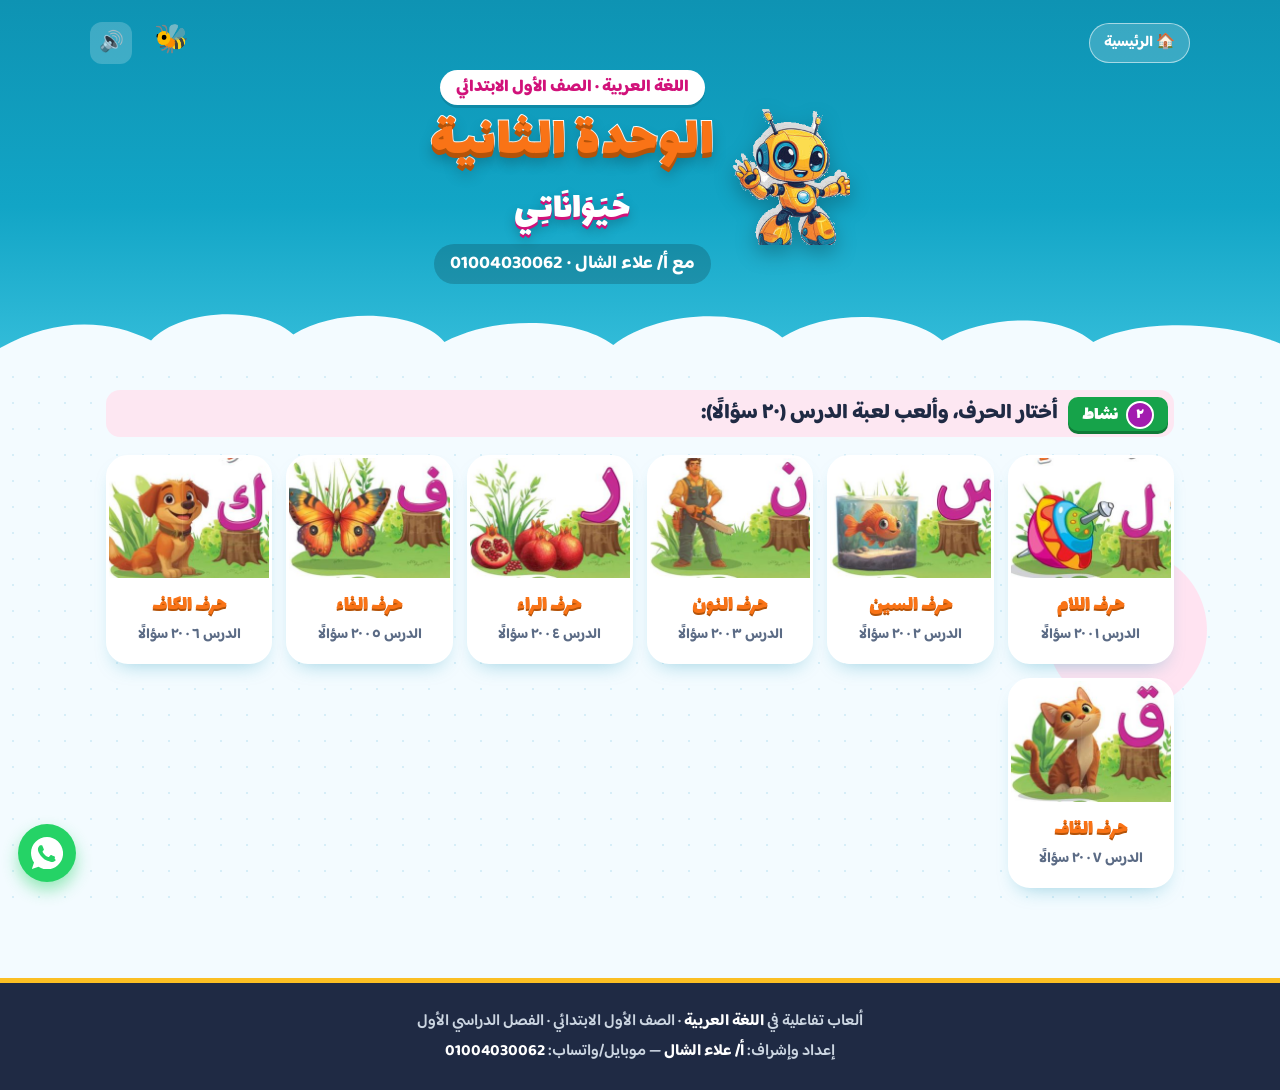
<file: unit2/index.html>
<!DOCTYPE html>
<html lang="ar" dir="rtl">
<head>
<meta charset="UTF-8">
<meta name="viewport" content="width=device-width, initial-scale=1.0, viewport-fit=cover">
<title>الوحدة الثانية: حيواناتي - اللغة العربية الصف الأول الابتدائي | أ/ علاء الشال</title>
<meta name="description" content="ألعاب الوحدة الثانية (حيواناتي) - اللغة العربية للصف الأول الابتدائي مع أ/ علاء الشال">
<meta name="theme-color" content="#12a5c6">
<meta property="og:title" content="الوحدة الثانية: حيواناتي - اللغة العربية الصف الأول الابتدائي | أ/ علاء الشال">
<meta property="og:description" content="ألعاب الوحدة الثانية (حيواناتي) - اللغة العربية للصف الأول الابتدائي مع أ/ علاء الشال">
<meta property="og:image" content="../assets/covers/book.jpg">
<link rel="icon" href="../assets/robot.png">
<link rel="preconnect" href="https://fonts.googleapis.com"><link rel="preconnect" href="https://fonts.gstatic.com" crossorigin><link href="https://fonts.googleapis.com/css2?family=Baloo+Bhaijaan+2:wght@500;700;800&family=Lalezar&family=Noto+Naskh+Arabic:wght@500;700&display=swap" rel="stylesheet">
<link rel="stylesheet" href="../assets/style.css">
</head>
<body>
<header class="sky"><span class="bee">🐝</span>
<div class="topbar"><a class="pill" href="../">🏠 الرئيسية</a><button class="mute" onclick="toggleMute()" title="الصوت">🔊</button></div>
<div class="hero"><img class="robot" src="../assets/robot.png" alt="">
<div class="hero-txt"><span class="kicker">اللغة العربية · الصف الأول الابتدائي</span>
<h1 class="big-title">الوحدة الثانية</h1>
<div class="teacher">حَيَوَانَاتِي</div>
<span class="sub">مع أ/ علاء الشال · <span dir="ltr">01004030062</span></span></div></div>
<div class="clouds"><svg viewBox="0 0 1440 120" preserveAspectRatio="none"><path fill="#f3fbff" d="M0,80 C60,40 120,40 170,70 C200,30 290,20 330,62 C380,25 470,30 500,72 C560,35 650,40 690,76 C740,30 840,24 880,66 C930,28 1020,30 1060,70 C1110,36 1190,32 1230,72 C1280,40 1380,44 1440,74 L1440,120 L0,120 Z"/></svg></div></header>
<main>
<div class="nashat"><span class="tag"><i>٢</i>نشاط</span><h2>أختار الحرف، وألعب لعبة الدرس (٢٠ سؤالًا):</h2></div>
<div class="lessons" id="lessons"></div>
</main>
<footer class="foot"><p>ألعاب تفاعلية في <b>اللغة العربية</b> · الصف الأول الابتدائي · الفصل الدراسي الأول</p>
<p>إعداد وإشراف: <b>أ/ علاء الشال</b> — موبايل/واتساب: <b dir="ltr">01004030062</b></p></footer>
<a class="wa-float" href="https://wa.me/201004030062" target="_blank" rel="noopener" title="تواصل مع أ/ علاء الشال"><svg viewBox="0 0 24 24"><path d="M12.03 0C5.39 0 0 5.39 0 12.03c0 2.66.84 5.12 2.26 7.15L.63 24l5.01-1.61a11.94 11.94 0 0 0 6.39 1.91C18.68 24.3 24.06 18.92 24.06 12.27 24.06 5.62 18.68 0 12.03 0zm6.54 17.2c-.27.77-1.58 1.47-2.18 1.5-.56.04-1.28.23-4.09-.86-3.39-1.32-5.59-4.78-5.74-4.97-.15-.19-1.37-1.82-1.37-3.48s.86-2.47 1.16-2.8c.31-.33.67-.41.89-.41h.63c.21.01.48-.08.74.53.26.63.9 2.2.98 2.37.08.16.13.35.03.55-.1.2-.15.33-.31.51-.15.18-.32.38-.45.51-.15.15-.31.32-.13.63.18.31.8 1.32 1.71 2.13 1.18 1.05 2.17 1.37 2.48 1.53.31.15.49.13.67-.08.18-.2.77-.89.97-1.2.2-.31.41-.26.69-.15.28.1 1.77.84 2.07.99.3.15.51.23.58.36.08.13.08.73-.19 1.5z"/></svg></a>
<div class="toast" id="toast"></div>
<section id="game" class="hidden" aria-live="polite">
<div class="g-top"><button class="x" onclick="closeGame()" title="رجوع">✕</button>
<div class="t"><b id="g-title"></b><small id="g-sub"></small></div>
<button class="mute" onclick="toggleMute()" title="الصوت">🔊</button>
<div class="score">⭐ <span id="g-score">0</span></div><div class="score" id="g-count" style="color:var(--sky-d)">1 / 20</div></div>
<div class="prog"><i id="g-bar"></i></div>
<div class="g-body" id="g-body"><div class="g-wrap" id="g-wrap"></div></div>
</section>
<div class="fb" id="fb"></div>
<script>window.SITE={root:"../",whatsapp:"201004030062",teacher:"أ/ علاء الشال"};
window.UNIT={"n": 2, "name": "الوحدة الثانية", "title": "حَيَوَانَاتِي", "lessons": [{"id": "lam", "name": "حرف اللام", "ch": "ل", "q": [{"t": "mcq", "q": "أنطق اسم الصورة. ما الحرف الذي يبدأ به؟", "img": "lawha", "opts": ["ل", "ك", "أ", "م"], "ans": 0}, {"t": "mcq", "q": "أنطق اسم الصورة. ما الحرف الذي يبدأ به؟", "img": "laban", "opts": ["ل", "ك", "أ", "م"], "ans": 0}, {"t": "mcq", "q": "أختار الصورة التي في اسمها صوت حرف <b class=\"L\">ل</b>:", "opts": [{"img": "luba"}, {"img": "madrab"}, {"img": "shawka"}, {"img": "qamar"}], "ans": 0}, {"t": "mcq", "q": "أختار الصورة التي في اسمها صوت حرف <b class=\"L\">ل</b>:", "opts": [{"img": "qalb"}, {"img": "misht"}, {"img": "hut"}, {"img": "baid"}], "ans": 0}, {"t": "mcq", "q": "أنطق: <b class=\"W\">مِلْح</b> .. ما الحركة على حرف <b class=\"L\">ل</b>؟", "img": "milh", "opts": ["سكون", "فتحة", "ضمة", "كسرة"], "ans": 0}, {"t": "mcq", "q": "أقرأ الكلمة <b class=\"W\">مَلِك</b>، ثم أحلّلها إلى حروف:", "img": "l_malik", "opts": ["م - ل - ك", "ل - م - ك", "م - ك - ل", "م - م - ك"], "ans": 0}, {"t": "mcq", "q": "أكمل نشيد حرف اللام: «لَامُ ...... .. مِنْ أَلْعَابِي»", "opts": ["لُعْبَةْ", "قِطَّةْ", "كَلْبٌ", "فَرَاشَةْ"], "ans": 0}, {"t": "mcq", "q": "أركّب الحروف (ل + ي + م + و + ن) لأكوّن اسم الصورة:", "img": "laymun", "opts": ["لَيْمُون", "لَبَن", "مَلْعَب", "لُؤْلُؤ"], "ans": 0}, {"t": "tf", "q": "أنطق اسم الصورة: فيه صوت حرف <b class=\"L\">ل</b>.", "img": "thalj", "opts": ["صح", "خطأ"], "ans": 0}, {"t": "tf", "q": "أنطق اسم الصورة: فيه صوت حرف <b class=\"L\">ل</b>.", "img": "bittikh", "opts": ["صح", "خطأ"], "ans": 1}, {"t": "tf", "q": "في كلمة <b class=\"W\">مَلْعَب</b> جاء على حرف <b class=\"L\">ل</b> سكون.", "img": "malab", "opts": ["صح", "خطأ"], "ans": 0}, {"t": "tf", "q": "الكلمة <b class=\"W\">لُعْبَة</b> تبدأ بحرف <b class=\"L\">ل</b>.", "opts": ["صح", "خطأ"], "ans": 0, "img": "luba"}, {"t": "bubble", "q": "التقط فقاعة الكلمة التي فيها حرف <b class=\"L\">ل</b>:", "opts": ["لَبَن", "نَمِر", "رُكْبَة", "زَهْرَة"], "ans": 0}, {"t": "bubble", "q": "التقط فقاعة الكلمة التي فيها حرف <b class=\"L\">ل</b>:", "opts": ["بَلَح", "إِشَارَة", "غُصْن", "أُرْز"], "ans": 0}, {"t": "bubble", "q": "التقط الكلمة التي فيها <b class=\"L\">ل</b> بـكسرة (لِ):", "opts": ["مَلِك", "بَلَح", "لُؤْلُؤ", "مَلْعَب"], "ans": 0}, {"t": "bubble", "q": "التقط فقاعة حرف <b class=\"L\">ل</b>:", "opts": ["ـل", "ـك", "ـأ", "ـم"], "ans": 0}, {"t": "target", "q": "أنطق اسم الصورة، وأصوّب على الحرف الناقص: <span class=\"W\">كَ<span class=\"gap\">؟</span>ب</span>", "img": "kalb", "opts": ["ل", "ك", "أ", "م"], "ans": 0}, {"t": "target", "q": "أنطق اسم الصورة، وأصوّب على الحرف الناقص: <span class=\"W\"><span class=\"gap\">؟</span>سَان</span>", "img": "lisan", "opts": ["ل", "ك", "أ", "م"], "ans": 0}, {"t": "target", "q": "أصوّب على الكلمة المناسبة للصورة:", "img": "balah", "opts": ["بَلَح", "لُعْبَة", "لُؤْلُؤ", "قَلْب"], "ans": 0}, {"t": "target", "q": "أصوّب على الحرف الذي يبدأ به اسم الصورة:", "img": "lulu", "opts": ["ل", "ك", "أ", "م"], "ans": 0}]}, {"id": "seen", "name": "حرف السين", "ch": "س", "q": [{"t": "mcq", "q": "أنطق اسم الصورة. ما الحرف الذي يبدأ به؟", "img": "sulhufa", "opts": ["س", "ش", "ص", "ض"], "ans": 0}, {"t": "mcq", "q": "أنطق اسم الصورة. ما الحرف الذي يبدأ به؟", "img": "sitara", "opts": ["س", "ش", "ص", "ض"], "ans": 0}, {"t": "mcq", "q": "أختار الصورة التي في اسمها صوت حرف <b class=\"L\">س</b>:", "opts": [{"img": "masjid"}, {"img": "hut"}, {"img": "habl"}, {"img": "khaima"}], "ans": 0}, {"t": "mcq", "q": "أختار الصورة التي في اسمها صوت حرف <b class=\"L\">س</b>:", "opts": [{"img": "simsim"}, {"img": "hut"}, {"img": "khaima"}, {"img": "habl"}], "ans": 0}, {"t": "mcq", "q": "أنطق: <b class=\"W\">سَيَّارَة</b> .. ما الحركة على حرف <b class=\"L\">س</b>؟", "img": "sayyara", "opts": ["فتحة", "ضمة", "كسرة", "سكون"], "ans": 0}, {"t": "mcq", "q": "أقرأ الكلمة <b class=\"W\">سَمَكَة</b>، ثم أحلّلها إلى حروف:", "img": "samaka", "opts": ["س - م - ك - ة", "ش - م - ك - ة", "ص - م - ك - ة", "م - ك - ة"], "ans": 0}, {"t": "mcq", "q": "أكمل نشيد حرف السين: «سِينُ ...... .. تَعِيشُ فِي الْبِحَارْ»", "opts": ["سَمَكَةْ", "فَرَاشَةْ", "لُعْبَةْ", "كَلْبٌ"], "ans": 0}, {"t": "mcq", "q": "الكلمة التي ليس فيها حرف <b class=\"L\">س</b>:", "opts": ["أُخْتِي", "جَلَس", "كُرْسِيّ", "رَأْس"], "ans": 0, "img": null}, {"t": "tf", "q": "أنطق اسم الصورة: فيه صوت حرف <b class=\"L\">س</b>.", "img": "nasr", "opts": ["صح", "خطأ"], "ans": 0}, {"t": "tf", "q": "أنطق اسم الصورة: فيه صوت حرف <b class=\"L\">س</b>.", "img": "dubb", "opts": ["صح", "خطأ"], "ans": 1}, {"t": "tf", "q": "في كلمة <b class=\"W\">سَرِير</b> جاء على حرف <b class=\"L\">س</b> كسرة.", "img": "sarir", "opts": ["صح", "خطأ"], "ans": 1}, {"t": "tf", "q": "حرف <b class=\"L\">س</b> فوقه نقطة واحدة.", "opts": ["صح", "خطأ"], "ans": 1}, {"t": "bubble", "q": "التقط فقاعة الكلمة التي فيها حرف <b class=\"L\">س</b>:", "opts": ["كُرْسِيّ", "خِيَار", "قُفْل", "ثَعْلَب"], "ans": 0}, {"t": "bubble", "q": "التقط فقاعة الكلمة التي فيها حرف <b class=\"L\">س</b>:", "opts": ["رَأْس", "لَيْمُون", "فَرَاشَة", "حَوْض"], "ans": 0}, {"t": "bubble", "q": "التقط الكلمة التي فيها <b class=\"L\">س</b> بـضمة (سُ):", "opts": ["سُلَحْفَاة", "سَمَكَة", "سِلْسِلَة", "مِسْطَرَة"], "ans": 0}, {"t": "bubble", "q": "التقط فقاعة حرف <b class=\"L\">س</b>:", "opts": ["س", "ش", "ص", "ض"], "ans": 0}, {"t": "target", "q": "أنطق اسم الصورة، وأصوّب على الحرف الناقص: <span class=\"W\"><span class=\"gap\">؟</span>لَّم</span>", "img": "sullam", "opts": ["س", "ش", "ص", "ض"], "ans": 0}, {"t": "target", "q": "أنطق اسم الصورة، وأصوّب على الحرف الناقص: <span class=\"W\"><span class=\"gap\">؟</span>لْسِلَة</span>", "img": "silsila", "opts": ["س", "ش", "ص", "ض"], "ans": 0}, {"t": "target", "q": "أصوّب على الكلمة المناسبة للصورة:", "img": "mistara", "opts": ["مِسْطَرَة", "سُلَّم", "كُرْسِيّ", "سَمَكَة"], "ans": 0}, {"t": "target", "q": "أصوّب على الحرف الذي يبدأ به اسم الصورة:", "img": "silsila", "opts": ["س", "ش", "ص", "ض"], "ans": 0}]}, {"id": "noon", "name": "حرف النون", "ch": "ن", "q": [{"t": "mcq", "q": "أنطق اسم الصورة. ما الحرف الذي يبدأ به؟", "img": "nakhil", "opts": ["ن", "ب", "ت", "ي"], "ans": 0}, {"t": "mcq", "q": "أنطق اسم الصورة. ما الحرف الذي يبدأ به؟", "img": "naama", "opts": ["ن", "ب", "ت", "ي"], "ans": 0}, {"t": "mcq", "q": "أختار الصورة التي في اسمها صوت حرف <b class=\"L\">ن</b>:", "opts": [{"img": "nusur"}, {"img": "bait"}, {"img": "timsah"}, {"img": "sullam"}], "ans": 0}, {"t": "mcq", "q": "أختار الصورة التي في اسمها صوت حرف <b class=\"L\">ن</b>:", "opts": [{"img": "aranib"}, {"img": "silsila"}, {"img": "jabal"}, {"img": "khaima"}], "ans": 0}, {"t": "mcq", "q": "أنطق: <b class=\"W\">نَمْل</b> .. ما الحركة على حرف <b class=\"L\">ن</b>؟", "img": "naml", "opts": ["فتحة", "ضمة", "كسرة", "سكون"], "ans": 0}, {"t": "mcq", "q": "أقرأ الكلمة <b class=\"W\">نُجُوم</b>، ثم أحلّلها إلى حروف:", "img": "nujum", "opts": ["ن - ج - و - م", "ب - ج - و - م", "ج - و - م", "ن - ج - و"], "ans": 0}, {"t": "mcq", "q": "أكمل نشيد حرف النون: «قَطِّعْ خَشَبَكْ .. بِ......»", "opts": ["الْمِنْشَارْ", "رُمَّانٌ", "سَمَكَةْ", "فَرَاشَةْ"], "ans": 0}, {"t": "mcq", "q": "في نشيد حرف <b class=\"L\">ن</b> نُنادي على مَن يُقطّع الخشب بالمنشار، وهو:", "opts": ["النَّجَّار", "الطَّبِيب", "الصَّيَّاد", "الْمُهَنْدِس"], "ans": 0, "img": null}, {"t": "tf", "q": "أنطق اسم الصورة: فيه صوت حرف <b class=\"L\">ن</b>.", "img": "n_3", "opts": ["صح", "خطأ"], "ans": 0}, {"t": "tf", "q": "أنطق اسم الصورة: فيه صوت حرف <b class=\"L\">ن</b>.", "img": "dubb", "opts": ["صح", "خطأ"], "ans": 1}, {"t": "tf", "q": "في كلمة <b class=\"W\">مِنْشَار</b> جاء على حرف <b class=\"L\">ن</b> سكون.", "img": "minshar", "opts": ["صح", "خطأ"], "ans": 0}, {"t": "tf", "q": "حرف <b class=\"L\">ن</b> فوقه نقطة واحدة.", "opts": ["صح", "خطأ"], "ans": 0}, {"t": "bubble", "q": "التقط فقاعة الكلمة التي فيها حرف <b class=\"L\">ن</b>:", "opts": ["لَبَن", "مِغْرَفَة", "مِظَلَّة", "تِمْسَاح"], "ans": 0}, {"t": "bubble", "q": "التقط فقاعة الكلمة التي فيها حرف <b class=\"L\">ن</b>:", "opts": ["نُجُوم", "بَيْض", "غُرَاب", "مَلْعَب"], "ans": 0}, {"t": "bubble", "q": "التقط الكلمة التي فيها <b class=\"L\">ن</b> بـسكون (نْ):", "opts": ["مِنْشَار", "نَمْل", "نُجُوم", "أَرَانِب"], "ans": 0}, {"t": "bubble", "q": "التقط فقاعة حرف <b class=\"L\">ن</b>:", "opts": ["ن", "ب", "ت", "ي"], "ans": 0}, {"t": "target", "q": "أنطق اسم الصورة، وأصوّب على الحرف الناقص: <span class=\"W\">بِ<span class=\"gap\">؟</span>ت</span>", "img": "bint", "opts": ["ن", "ب", "ت", "ي"], "ans": 0}, {"t": "target", "q": "أنطق اسم الصورة، وأصوّب على الحرف الناقص: <span class=\"W\"><span class=\"gap\">؟</span>مِر</span>", "img": "namir", "opts": ["ن", "ب", "ت", "ي"], "ans": 0}, {"t": "target", "q": "أصوّب على الكلمة المناسبة للصورة:", "img": "aranib", "opts": ["أَرَانِب", "نَعَامَة", "لَبَن", "نِصْف"], "ans": 0}, {"t": "target", "q": "أصوّب على الحرف الذي يبدأ به اسم الصورة:", "img": "namir", "opts": ["ن", "ب", "ت", "ي"], "ans": 0}]}, {"id": "raa", "name": "حرف الراء", "ch": "ر", "q": [{"t": "mcq", "q": "أنطق اسم الصورة. ما الحرف الذي يبدأ به؟", "img": "r_ribat", "opts": ["ر", "ز", "د", "و"], "ans": 0}, {"t": "mcq", "q": "أنطق اسم الصورة. ما الحرف الذي يبدأ به؟", "img": "rijl", "opts": ["ر", "ز", "د", "و"], "ans": 0}, {"t": "mcq", "q": "أختار الصورة التي في اسمها صوت حرف <b class=\"L\">ر</b>:", "opts": [{"img": "kursi"}, {"img": "khaima"}, {"img": "dubb"}, {"img": "silsila"}], "ans": 0}, {"t": "mcq", "q": "أختار الصورة التي في اسمها صوت حرف <b class=\"L\">ر</b>:", "opts": [{"img": "arnab"}, {"img": "dubb"}, {"img": "laban"}, {"img": "asad"}], "ans": 0}, {"t": "mcq", "q": "أنطق: <b class=\"W\">رَفّ</b> .. ما الحركة على حرف <b class=\"L\">ر</b>؟", "img": "raff", "opts": ["فتحة", "ضمة", "كسرة", "سكون"], "ans": 0}, {"t": "mcq", "q": "أقرأ الكلمة <b class=\"W\">قِرْد</b>، ثم أحلّلها إلى حروف:", "img": "qird", "opts": ["ق - ر - د", "ر - د", "ق - د", "ق - ر"], "ans": 0}, {"t": "mcq", "q": "أكمل نشيد حرف الراء: «رَاءُ ...... .. كَانَ كَثِيرًا»", "opts": ["رُمَّانٌ", "لُعْبَةْ", "فَرَاشَةْ", "قِطَّةْ"], "ans": 0}, {"t": "mcq", "q": "الكلمة التي ليس فيها حرف <b class=\"L\">ر</b>:", "opts": ["أُمّ", "شَجَرَة", "كُرْسِيّ", "رُمَّان"], "ans": 0, "img": null}, {"t": "tf", "q": "أنطق اسم الصورة: فيه صوت حرف <b class=\"L\">ر</b>.", "img": "rajul", "opts": ["صح", "خطأ"], "ans": 0}, {"t": "tf", "q": "أنطق اسم الصورة: فيه صوت حرف <b class=\"L\">ر</b>.", "img": "masjid", "opts": ["صح", "خطأ"], "ans": 1}, {"t": "tf", "q": "في كلمة <b class=\"W\">رُمَّان</b> جاء على حرف <b class=\"L\">ر</b> كسرة.", "img": "rumman", "opts": ["صح", "خطأ"], "ans": 1}, {"t": "tf", "q": "حرف <b class=\"L\">ر</b> فوقه نقطة واحدة.", "opts": ["صح", "خطأ"], "ans": 1}, {"t": "bubble", "q": "التقط فقاعة الكلمة التي فيها حرف <b class=\"L\">ر</b>:", "opts": ["قِرْد", "مِشْبَك", "ظِلّ", "ثِيَاب"], "ans": 0}, {"t": "bubble", "q": "التقط فقاعة الكلمة التي فيها حرف <b class=\"L\">ر</b>:", "opts": ["حَجَر", "حَقِيبَة", "ذَهَب", "مَسْجِد"], "ans": 0}, {"t": "bubble", "q": "التقط الكلمة التي فيها <b class=\"L\">ر</b> بـكسرة (رِ):", "opts": ["رِجْل", "رَجُل", "رُمَّان", "أَرْنَب"], "ans": 0}, {"t": "bubble", "q": "التقط فقاعة حرف <b class=\"L\">ر</b>:", "opts": ["ـر", "ـز", "ـد", "ـو"], "ans": 0}, {"t": "target", "q": "أنطق اسم الصورة، وأصوّب على الحرف الناقص: <span class=\"W\">حَجَ<span class=\"gap\">؟</span></span>", "img": "hajar", "opts": ["ر", "ز", "د", "و"], "ans": 0}, {"t": "target", "q": "أنطق اسم الصورة، وأصوّب على الحرف الناقص: <span class=\"W\">بَدْ<span class=\"gap\">؟</span></span>", "img": "badr", "opts": ["ر", "ز", "د", "و"], "ans": 0}, {"t": "target", "q": "أصوّب على الكلمة المناسبة للصورة:", "img": "hajar", "opts": ["حَجَر", "أُرْز", "رِجْل", "رَفّ"], "ans": 0}, {"t": "target", "q": "أصوّب على الحرف الذي يبدأ به اسم الصورة:", "img": "raff", "opts": ["ر", "ز", "د", "و"], "ans": 0}]}, {"id": "faa", "name": "حرف الفاء", "ch": "ف", "q": [{"t": "mcq", "q": "أنطق اسم الصورة. ما الحرف الذي يبدأ به؟", "img": "full", "opts": ["ف", "ق", "غ", "و"], "ans": 0}, {"t": "mcq", "q": "أنطق اسم الصورة. ما الحرف الذي يبدأ به؟", "img": "farasha", "opts": ["ف", "ق", "غ", "و"], "ans": 0}, {"t": "mcq", "q": "أختار الصورة التي في اسمها صوت حرف <b class=\"L\">ف</b>:", "opts": [{"img": "fil"}, {"img": "sarir"}, {"img": "timsah"}, {"img": "jamal"}], "ans": 0}, {"t": "mcq", "q": "أختار الصورة التي في اسمها صوت حرف <b class=\"L\">ف</b>:", "opts": [{"img": "firan"}, {"img": "dubb"}, {"img": "timsah"}, {"img": "naml"}], "ans": 0}, {"t": "mcq", "q": "أنطق: <b class=\"W\">فُرْشَاة</b> .. ما الحركة على حرف <b class=\"L\">ف</b>؟", "img": "furshah", "opts": ["ضمة", "فتحة", "كسرة", "سكون"], "ans": 0}, {"t": "mcq", "q": "أقرأ الكلمة <b class=\"W\">أَنْف</b>، ثم أحلّلها إلى حروف:", "img": "anf", "opts": ["أ - ن - ف", "أ - ف - ن", "أ - ن - غ", "أ - ن - ق"], "ans": 0}, {"t": "mcq", "q": "أكمل نشيد حرف الفاء: «فَاءُ ...... .. فِي الْبُسْتَانْ»", "opts": ["فَرَاشَةْ", "قِطَّةْ", "رُمَّانٌ", "لُعْبَةْ"], "ans": 0}, {"t": "mcq", "q": "الفرق بين <b class=\"L\">ف</b> و <b class=\"L\">ق</b>:", "opts": ["(ف) فوقه نقطة و(ق) فوقه نقطتان", "(ف) فوقه نقطتان و(ق) فوقه نقطة", "كلاهما فوقه نقطة", "(ف) تحته نقطة"], "ans": 0, "img": null}, {"t": "tf", "q": "أنطق اسم الصورة: فيه صوت حرف <b class=\"L\">ف</b>.", "img": "qufl", "opts": ["صح", "خطأ"], "ans": 0}, {"t": "tf", "q": "أنطق اسم الصورة: فيه صوت حرف <b class=\"L\">ف</b>.", "img": "hut", "opts": ["صح", "خطأ"], "ans": 1}, {"t": "tf", "q": "في كلمة <b class=\"W\">فَأْس</b> جاء على حرف <b class=\"L\">ف</b> فتحة.", "img": "faas", "opts": ["صح", "خطأ"], "ans": 0}, {"t": "tf", "q": "حرف <b class=\"L\">ف</b> فوقه نقطة واحدة.", "opts": ["صح", "خطأ"], "ans": 0}, {"t": "bubble", "q": "التقط فقاعة الكلمة التي فيها حرف <b class=\"L\">ف</b>:", "opts": ["أَنْف", "كِتَاب", "زِرّ", "ظِلَال"], "ans": 0}, {"t": "bubble", "q": "التقط فقاعة الكلمة التي فيها حرف <b class=\"L\">ف</b>:", "opts": ["فَرَاوِلَة", "دِش", "نَسْر", "رُكْبَة"], "ans": 0}, {"t": "bubble", "q": "التقط الكلمة التي فيها <b class=\"L\">ف</b> بـفتحة (فَ):", "opts": ["فَرَاوِلَة", "فُسْتَان", "فِئْرَان", "طِفْل"], "ans": 0}, {"t": "bubble", "q": "التقط فقاعة حرف <b class=\"L\">ف</b>:", "opts": ["ـفـ", "ـقـ", "ـغـ", "ـوـ"], "ans": 0}, {"t": "target", "q": "أنطق اسم الصورة، وأصوّب على الحرف الناقص: <span class=\"W\">ضِ<span class=\"gap\">؟</span>دَع</span>", "img": "difda", "opts": ["ف", "ق", "غ", "و"], "ans": 0}, {"t": "target", "q": "أنطق اسم الصورة، وأصوّب على الحرف الناقص: <span class=\"W\">سُ<span class=\"gap\">؟</span>ن</span>", "img": "sufun", "opts": ["ف", "ق", "غ", "و"], "ans": 0}, {"t": "target", "q": "أصوّب على الكلمة المناسبة للصورة:", "img": "farawla", "opts": ["فَرَاوِلَة", "فُلّ", "أَنْف", "فِنْجَان"], "ans": 0}, {"t": "target", "q": "أصوّب على الحرف الذي يبدأ به اسم الصورة:", "img": "fustan", "opts": ["ف", "ق", "غ", "و"], "ans": 0}]}, {"id": "kaaf", "name": "حرف الكاف", "ch": "ك", "q": [{"t": "mcq", "q": "أنطق اسم الصورة. ما الحرف الذي يبدأ به؟", "img": "kutub", "opts": ["ك", "ل", "ق", "م"], "ans": 0}, {"t": "mcq", "q": "أنطق اسم الصورة. ما الحرف الذي يبدأ به؟", "img": "kura", "opts": ["ك", "ل", "ق", "م"], "ans": 0}, {"t": "mcq", "q": "أختار الصورة التي في اسمها صوت حرف <b class=\"L\">ك</b>:", "opts": [{"img": "mikwah"}, {"img": "silsila"}, {"img": "khiyar"}, {"img": "sitara"}], "ans": 0}, {"t": "mcq", "q": "أختار الصورة التي في اسمها صوت حرف <b class=\"L\">ك</b>:", "opts": [{"img": "kursi"}, {"img": "laymun"}, {"img": "nakhil"}, {"img": "lisan"}], "ans": 0}, {"t": "mcq", "q": "أنطق: <b class=\"W\">كَلْب</b> .. ما الحركة على حرف <b class=\"L\">ك</b>؟", "img": "kalb", "opts": ["فتحة", "ضمة", "كسرة", "سكون"], "ans": 0}, {"t": "mcq", "q": "أقرأ الكلمة <b class=\"W\">كُمَّثْرَى</b>، ثم أحلّلها إلى حروف:", "img": "kummathra", "opts": ["ك - م - ث - ر - ى", "ث - م - ك - ر - ى", "م - ك - ث - ر - ى", "م - م - ث - ر - ى"], "ans": 0}, {"t": "mcq", "q": "أكمل نشيد حرف الكاف: «كَافُ ...... .. يَحْمِي بَيْتِي»", "opts": ["كَلْبٌ", "لُعْبَةْ", "الْمِنْشَارْ", "قِطَّةْ"], "ans": 0}, {"t": "mcq", "q": "أركّب الحروف (م + ك + ن + س + ة) لأكوّن اسم الصورة:", "img": "miknasa", "opts": ["مِكْنَسَة", "كُرَة", "كُرْسِيّ", "كَلْب"], "ans": 0}, {"t": "tf", "q": "أنطق اسم الصورة: فيه صوت حرف <b class=\"L\">ك</b>.", "img": "kitab", "opts": ["صح", "خطأ"], "ans": 0}, {"t": "tf", "q": "أنطق اسم الصورة: فيه صوت حرف <b class=\"L\">ك</b>.", "img": "farawla", "opts": ["صح", "خطأ"], "ans": 1}, {"t": "tf", "q": "في كلمة <b class=\"W\">مَكْتَب</b> جاء على حرف <b class=\"L\">ك</b> ضمة.", "img": "maktab", "opts": ["صح", "خطأ"], "ans": 1}, {"t": "tf", "q": "اسم الصورة <b class=\"W\">كُتُب</b>، وحرف <b class=\"L\">ك</b> عليه ضمة.", "opts": ["صح", "خطأ"], "ans": 0, "img": "kutub"}, {"t": "bubble", "q": "التقط فقاعة الكلمة التي فيها حرف <b class=\"L\">ك</b>:", "opts": ["مِكْنَسَة", "غِزْلَان", "مُثَلَّث", "طَبِيب"], "ans": 0}, {"t": "bubble", "q": "التقط فقاعة الكلمة التي فيها حرف <b class=\"L\">ك</b>:", "opts": ["مَكْتَب", "سَرِير", "قَصْر", "زِرّ"], "ans": 0}, {"t": "bubble", "q": "التقط الكلمة التي فيها <b class=\"L\">ك</b> بـسكون (كْ):", "opts": ["مِكْوَاة", "كَأْس", "كُمَّثْرَى", "كِتَاب"], "ans": 0}, {"t": "bubble", "q": "التقط فقاعة حرف <b class=\"L\">ك</b>:", "opts": ["ـك", "ـل", "ـق", "ـم"], "ans": 0}, {"t": "target", "q": "أنطق اسم الصورة، وأصوّب على الحرف الناقص: <span class=\"W\">مَرْ<span class=\"gap\">؟</span>ب</span>", "img": "markab", "opts": ["ك", "ل", "ق", "م"], "ans": 0}, {"t": "target", "q": "أنطق اسم الصورة، وأصوّب على الحرف الناقص: <span class=\"W\"><span class=\"gap\">؟</span>تْكُوت</span>", "img": "katkut", "opts": ["ك", "ل", "ق", "م"], "ans": 0}, {"t": "target", "q": "أصوّب على الكلمة المناسبة للصورة:", "img": "samak", "opts": ["سَمَك", "مِكْنَسَة", "عِنَب", "كُتُب"], "ans": 0}, {"t": "target", "q": "أصوّب على الحرف الذي يبدأ به اسم الصورة:", "img": "kaas", "opts": ["ك", "ل", "ق", "م"], "ans": 0}]}, {"id": "qaaf", "name": "حرف القاف", "ch": "ق", "q": [{"t": "mcq", "q": "أنطق اسم الصورة. ما الحرف الذي يبدأ به؟", "img": "qutn", "opts": ["ق", "ف", "ك", "و"], "ans": 0}, {"t": "mcq", "q": "أنطق اسم الصورة. ما الحرف الذي يبدأ به؟", "img": "q_3", "opts": ["ق", "ف", "ك", "و"], "ans": 0}, {"t": "mcq", "q": "أختار الصورة التي في اسمها صوت حرف <b class=\"L\">ق</b>:", "opts": [{"img": "qafas"}, {"img": "dubb"}, {"img": "miknasa"}, {"img": "sarir"}], "ans": 0}, {"t": "mcq", "q": "أختار الصورة التي في اسمها صوت حرف <b class=\"L\">ق</b>:", "opts": [{"img": "iqd"}, {"img": "finjan"}, {"img": "dubb"}, {"img": "jubn"}], "ans": 0}, {"t": "mcq", "q": "أنطق: <b class=\"W\">قَلَم</b> .. ما الحركة على حرف <b class=\"L\">ق</b>؟", "img": "qalam", "opts": ["فتحة", "ضمة", "كسرة", "سكون"], "ans": 0}, {"t": "mcq", "q": "أقرأ الكلمة <b class=\"W\">قِطَّة</b>، ثم أحلّلها إلى حروف:", "img": "q_2", "opts": ["ق - ط - ة", "ة - ط - ق", "ط - ق - ة", "ف - ط - ة"], "ans": 0}, {"t": "mcq", "q": "أكمل نشيد حرف القاف: «قَافُ ...... .. قَوِيَّةُ الْبَصَرْ»", "opts": ["قِطَّةْ", "لُعْبَةْ", "الْمِنْشَارْ", "كَلْبٌ"], "ans": 0}, {"t": "mcq", "q": "الكلمة التي ليس فيها حرف <b class=\"L\">ق</b>:", "opts": ["بِنْت", "حَلَق", "قِطَّة", "مِقَصّ"], "ans": 0, "img": null}, {"t": "tf", "q": "أنطق اسم الصورة: فيه صوت حرف <b class=\"L\">ق</b>.", "img": "qadam", "opts": ["صح", "خطأ"], "ans": 0}, {"t": "tf", "q": "أنطق اسم الصورة: فيه صوت حرف <b class=\"L\">ق</b>.", "img": "habl", "opts": ["صح", "خطأ"], "ans": 1}, {"t": "tf", "q": "في كلمة <b class=\"W\">قَمَر</b> جاء على حرف <b class=\"L\">ق</b> سكون.", "img": "qamar", "opts": ["صح", "خطأ"], "ans": 1}, {"t": "tf", "q": "حرف <b class=\"L\">ق</b> فوقه نقطتان.", "opts": ["صح", "خطأ"], "ans": 0}, {"t": "bubble", "q": "التقط فقاعة الكلمة التي فيها حرف <b class=\"L\">ق</b>:", "opts": ["حَلَق", "مِتْر", "تَمْر", "مِكْوَاة"], "ans": 0}, {"t": "bubble", "q": "التقط فقاعة الكلمة التي فيها حرف <b class=\"L\">ق</b>:", "opts": ["قِطَار", "وُرُود", "شُرْطِيّ", "سَهْم"], "ans": 0}, {"t": "bubble", "q": "التقط الكلمة التي فيها <b class=\"L\">ق</b> بـسكون (قْ):", "opts": ["عِقْد", "قَلَم", "بُرْتُقَال", "قِطَار"], "ans": 0}, {"t": "bubble", "q": "التقط فقاعة حرف <b class=\"L\">ق</b>:", "opts": ["ـقـ", "ـفـ", "ـكـ", "ـوـ"], "ans": 0}, {"t": "target", "q": "أنطق اسم الصورة، وأصوّب على الحرف الناقص: <span class=\"W\">بَ<span class=\"gap\">؟</span>ر</span>", "img": "baqar", "opts": ["ق", "ف", "ك", "و"], "ans": 0}, {"t": "target", "q": "أنطق اسم الصورة، وأصوّب على الحرف الناقص: <span class=\"W\"><span class=\"gap\">؟</span>طَار</span>", "img": "qitar", "opts": ["ق", "ف", "ك", "و"], "ans": 0}, {"t": "target", "q": "أصوّب على الكلمة المناسبة للصورة:", "img": "qird", "opts": ["قِرْد", "قَفَص", "قَمَر", "بِنْت"], "ans": 0}, {"t": "target", "q": "أصوّب على الحرف الذي يبدأ به اسم الصورة:", "img": "qalb", "opts": ["ق", "ف", "ك", "و"], "ans": 0}]}]};</script>
<script src="../assets/game.js"></script>
</body></html>
</file>
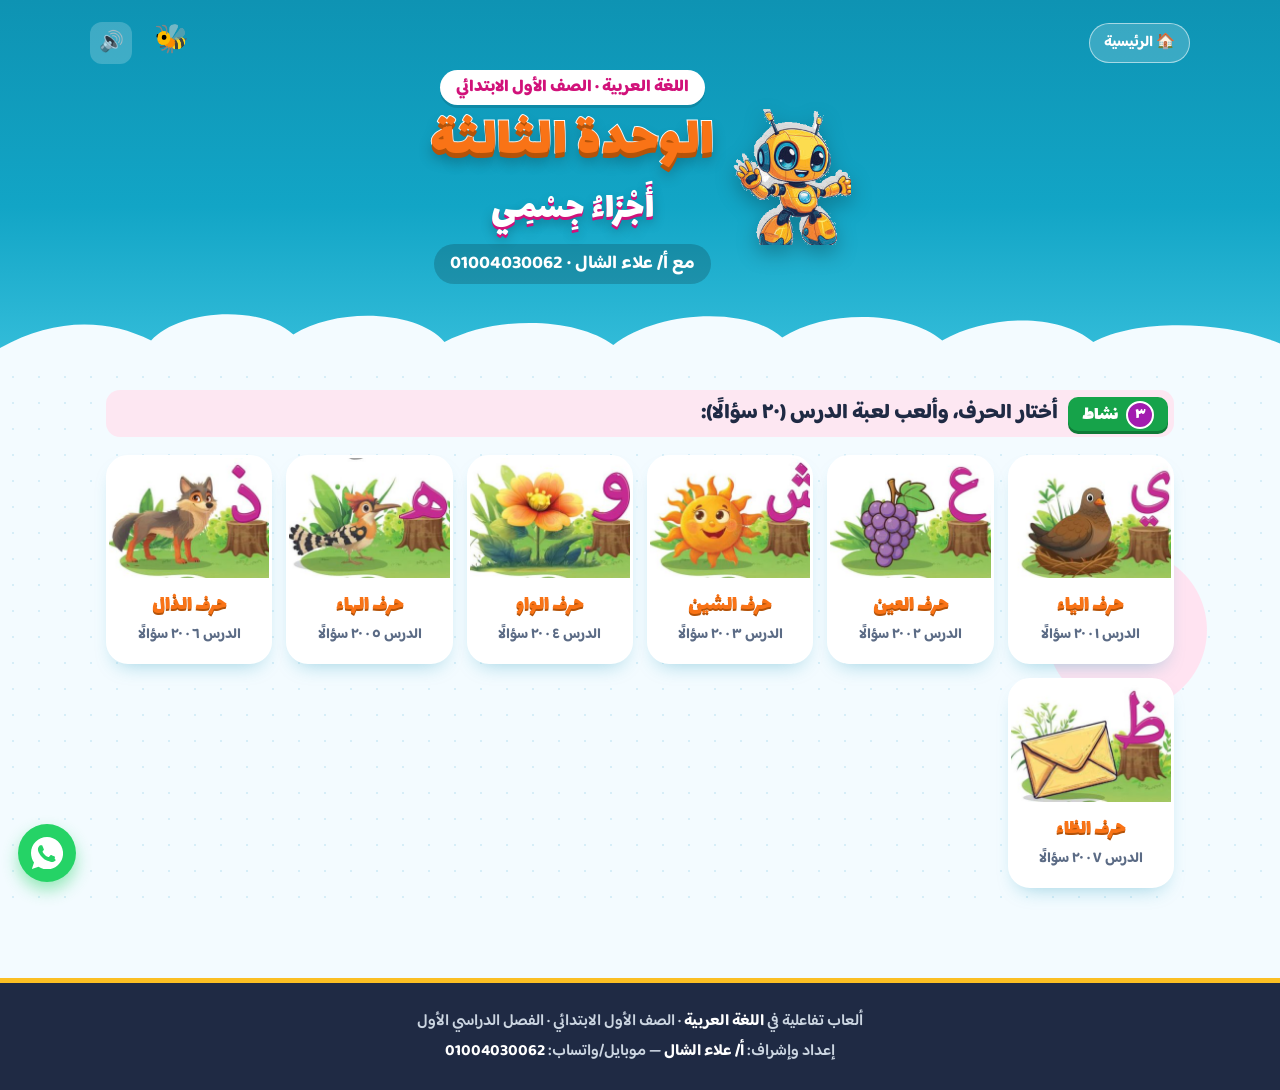
<file: unit3/index.html>
<!DOCTYPE html>
<html lang="ar" dir="rtl">
<head>
<meta charset="UTF-8">
<meta name="viewport" content="width=device-width, initial-scale=1.0, viewport-fit=cover">
<title>الوحدة الثالثة: أجزاء جسمي - اللغة العربية الصف الأول الابتدائي | أ/ علاء الشال</title>
<meta name="description" content="ألعاب الوحدة الثالثة (أجزاء جسمي) - اللغة العربية للصف الأول الابتدائي مع أ/ علاء الشال">
<meta name="theme-color" content="#12a5c6">
<meta property="og:title" content="الوحدة الثالثة: أجزاء جسمي - اللغة العربية الصف الأول الابتدائي | أ/ علاء الشال">
<meta property="og:description" content="ألعاب الوحدة الثالثة (أجزاء جسمي) - اللغة العربية للصف الأول الابتدائي مع أ/ علاء الشال">
<meta property="og:image" content="../assets/covers/book.jpg">
<link rel="icon" href="../assets/robot.png">
<link rel="preconnect" href="https://fonts.googleapis.com"><link rel="preconnect" href="https://fonts.gstatic.com" crossorigin><link href="https://fonts.googleapis.com/css2?family=Baloo+Bhaijaan+2:wght@500;700;800&family=Lalezar&family=Noto+Naskh+Arabic:wght@500;700&display=swap" rel="stylesheet">
<link rel="stylesheet" href="../assets/style.css">
</head>
<body>
<header class="sky"><span class="bee">🐝</span>
<div class="topbar"><a class="pill" href="../">🏠 الرئيسية</a><button class="mute" onclick="toggleMute()" title="الصوت">🔊</button></div>
<div class="hero"><img class="robot" src="../assets/robot.png" alt="">
<div class="hero-txt"><span class="kicker">اللغة العربية · الصف الأول الابتدائي</span>
<h1 class="big-title">الوحدة الثالثة</h1>
<div class="teacher">أَجْزَاءُ جِسْمِي</div>
<span class="sub">مع أ/ علاء الشال · <span dir="ltr">01004030062</span></span></div></div>
<div class="clouds"><svg viewBox="0 0 1440 120" preserveAspectRatio="none"><path fill="#f3fbff" d="M0,80 C60,40 120,40 170,70 C200,30 290,20 330,62 C380,25 470,30 500,72 C560,35 650,40 690,76 C740,30 840,24 880,66 C930,28 1020,30 1060,70 C1110,36 1190,32 1230,72 C1280,40 1380,44 1440,74 L1440,120 L0,120 Z"/></svg></div></header>
<main>
<div class="nashat"><span class="tag"><i>٣</i>نشاط</span><h2>أختار الحرف، وألعب لعبة الدرس (٢٠ سؤالًا):</h2></div>
<div class="lessons" id="lessons"></div>
</main>
<footer class="foot"><p>ألعاب تفاعلية في <b>اللغة العربية</b> · الصف الأول الابتدائي · الفصل الدراسي الأول</p>
<p>إعداد وإشراف: <b>أ/ علاء الشال</b> — موبايل/واتساب: <b dir="ltr">01004030062</b></p></footer>
<a class="wa-float" href="https://wa.me/201004030062" target="_blank" rel="noopener" title="تواصل مع أ/ علاء الشال"><svg viewBox="0 0 24 24"><path d="M12.03 0C5.39 0 0 5.39 0 12.03c0 2.66.84 5.12 2.26 7.15L.63 24l5.01-1.61a11.94 11.94 0 0 0 6.39 1.91C18.68 24.3 24.06 18.92 24.06 12.27 24.06 5.62 18.68 0 12.03 0zm6.54 17.2c-.27.77-1.58 1.47-2.18 1.5-.56.04-1.28.23-4.09-.86-3.39-1.32-5.59-4.78-5.74-4.97-.15-.19-1.37-1.82-1.37-3.48s.86-2.47 1.16-2.8c.31-.33.67-.41.89-.41h.63c.21.01.48-.08.74.53.26.63.9 2.2.98 2.37.08.16.13.35.03.55-.1.2-.15.33-.31.51-.15.18-.32.38-.45.51-.15.15-.31.32-.13.63.18.31.8 1.32 1.71 2.13 1.18 1.05 2.17 1.37 2.48 1.53.31.15.49.13.67-.08.18-.2.77-.89.97-1.2.2-.31.41-.26.69-.15.28.1 1.77.84 2.07.99.3.15.51.23.58.36.08.13.08.73-.19 1.5z"/></svg></a>
<div class="toast" id="toast"></div>
<section id="game" class="hidden" aria-live="polite">
<div class="g-top"><button class="x" onclick="closeGame()" title="رجوع">✕</button>
<div class="t"><b id="g-title"></b><small id="g-sub"></small></div>
<button class="mute" onclick="toggleMute()" title="الصوت">🔊</button>
<div class="score">⭐ <span id="g-score">0</span></div><div class="score" id="g-count" style="color:var(--sky-d)">1 / 20</div></div>
<div class="prog"><i id="g-bar"></i></div>
<div class="g-body" id="g-body"><div class="g-wrap" id="g-wrap"></div></div>
</section>
<div class="fb" id="fb"></div>
<script>window.SITE={root:"../",whatsapp:"201004030062",teacher:"أ/ علاء الشال"};
window.UNIT={"n": 3, "name": "الوحدة الثالثة", "title": "أَجْزَاءُ جِسْمِي", "lessons": [{"id": "yaa", "name": "حرف الياء", "ch": "ي", "q": [{"t": "mcq", "q": "أنطق اسم الصورة. ما الحرف الذي يبدأ به؟", "img": "yamama", "opts": ["ي", "ب", "ت", "ن"], "ans": 0}, {"t": "mcq", "q": "أنطق اسم الصورة. ما الحرف الذي يبدأ به؟", "img": "yen", "opts": ["ي", "ب", "ت", "ن"], "ans": 0}, {"t": "mcq", "q": "أختار الصورة التي في اسمها صوت حرف <b class=\"L\">ي</b>:", "opts": [{"img": "laymun"}, {"img": "burtuqal"}, {"img": "jubn"}, {"img": "rumman"}], "ans": 0}, {"t": "mcq", "q": "أختار الصورة التي في اسمها صوت حرف <b class=\"L\">ي</b>:", "opts": [{"img": "baid"}, {"img": "qalam"}, {"img": "dubb"}, {"img": "timsah"}], "ans": 0}, {"t": "mcq", "q": "أنطق: <b class=\"W\">سَيْف</b> .. ما الحركة على حرف <b class=\"L\">ي</b>؟", "img": "saif", "opts": ["سكون", "فتحة", "ضمة", "كسرة"], "ans": 0}, {"t": "mcq", "q": "أقرأ الكلمة <b class=\"W\">يُوسُفِيّ</b>، ثم أحلّلها إلى حروف:", "img": "yusufi", "opts": ["ي - و - س - ف - ي", "ب - و - س - ف - ي", "س - و - ي - ف - ي", "ن - و - س - ف - ي"], "ans": 0}, {"t": "mcq", "q": "أكمل نشيد حرف الياء: «الْيَاءُ ...... .. تَجْمَعُ قَشًّا»", "opts": ["يَمَامَةْ", "ذِئْبٌ", "هُدْهُدْ", "ظَرْفٌ"], "ans": 0}, {"t": "mcq", "q": "أكوّن كلمة من الحرفين (د - ي) لأكتشف الجزء الناقص في الجسم:", "opts": ["يَد", "دِين", "عَيْن", "قَدَم"], "ans": 0, "img": null}, {"t": "tf", "q": "أنطق اسم الصورة: فيه صوت حرف <b class=\"L\">ي</b>.", "img": "bait", "opts": ["صح", "خطأ"], "ans": 0}, {"t": "tf", "q": "أنطق اسم الصورة: فيه صوت حرف <b class=\"L\">ي</b>.", "img": "qamar", "opts": ["صح", "خطأ"], "ans": 1}, {"t": "tf", "q": "في كلمة <b class=\"W\">عَيْن</b> جاء على حرف <b class=\"L\">ي</b> فتحة.", "img": "ain", "opts": ["صح", "خطأ"], "ans": 1}, {"t": "tf", "q": "في جملة «أُمْسِكُ يَدَ أُمِّي» كلمة <b class=\"W\">يَدَ</b> فيها حرف <b class=\"L\">ي</b>.", "opts": ["صح", "خطأ"], "ans": 0, "img": null}, {"t": "bubble", "q": "التقط فقاعة الكلمة التي فيها حرف <b class=\"L\">ي</b>:", "opts": ["سَيْف", "نَخْلَة", "بِنْت", "أَخْضَر"], "ans": 0}, {"t": "bubble", "q": "التقط فقاعة الكلمة التي فيها حرف <b class=\"L\">ي</b>:", "opts": ["يُوسُفِيّ", "حَلَق", "شَمْس", "سُفُن"], "ans": 0}, {"t": "bubble", "q": "التقط الكلمة التي فيها <b class=\"L\">ي</b> بـفتحة (يَ):", "opts": ["يَمَامَة", "يُوسُفِيّ", "يِن", "بَيْت"], "ans": 0}, {"t": "bubble", "q": "التقط فقاعة حرف <b class=\"L\">ي</b>:", "opts": ["ـيـ", "ـبـ", "ـتـ", "ـنـ"], "ans": 0}, {"t": "target", "q": "أنطق اسم الصورة، وأصوّب على الحرف الناقص: <span class=\"W\">لَ<span class=\"gap\">؟</span>مُون</span>", "img": "laymun", "opts": ["ي", "ب", "ت", "ن"], "ans": 0}, {"t": "target", "q": "أنطق اسم الصورة، وأصوّب على الحرف الناقص: <span class=\"W\">عَ<span class=\"gap\">؟</span>ن</span>", "img": "ain", "opts": ["ي", "ب", "ت", "ن"], "ans": 0}, {"t": "target", "q": "أصوّب على الكلمة المناسبة للصورة:", "img": "baid", "opts": ["بَيْض", "لَيْمُون", "يَد", "سَيْف"], "ans": 0}, {"t": "target", "q": "أصوّب على الحرف الذي يبدأ به اسم الصورة:", "img": "yen", "opts": ["ي", "ب", "ت", "ن"], "ans": 0}]}, {"id": "ain", "name": "حرف العين", "ch": "ع", "q": [{"t": "mcq", "q": "أنطق اسم الصورة. ما الحرف الذي يبدأ به؟", "img": "ain", "opts": ["ع", "غ", "ح", "ه"], "ans": 0}, {"t": "mcq", "q": "في جملة «تَلْبَسُ الْبِنْتُ الْعِقْدَ الْأَحْمَرَ» الكلمة التي فيها حرف <b class=\"L\">ع</b>:", "opts": ["الْعِقْدَ", "تَلْبَسُ", "الْبِنْتُ", "الْأَحْمَرَ"], "ans": 0, "img": null}, {"t": "mcq", "q": "أختار الصورة التي في اسمها صوت حرف <b class=\"L\">ع</b>:", "opts": [{"img": "iqd"}, {"img": "silsila"}, {"img": "asad"}, {"img": "qird"}], "ans": 0}, {"t": "mcq", "q": "أختار الصورة التي في اسمها صوت حرف <b class=\"L\">ع</b>:", "opts": [{"img": "asal"}, {"img": "habl"}, {"img": "anf"}, {"img": "naml"}], "ans": 0}, {"t": "mcq", "q": "أنطق: <b class=\"W\">ثُعْبَان</b> .. ما الحركة على حرف <b class=\"L\">ع</b>؟", "img": "thuban", "opts": ["سكون", "فتحة", "ضمة", "كسرة"], "ans": 0}, {"t": "mcq", "q": "أقرأ الكلمة <b class=\"W\">ثَعْلَب</b>، ثم أحلّلها إلى حروف:", "img": "thalab", "opts": ["ث - ع - ل - ب", "ث - ح - ل - ب", "ث - ع - ل", "ث - ه - ل - ب"], "ans": 0}, {"t": "mcq", "q": "أكمل نشيد حرف العين: «عَيْنٌ ...... .. حُلْوُ السُّكَّرْ»", "opts": ["عِنَبٌ", "ذِئْبٌ", "ظَرْفٌ", "يَمَامَةْ"], "ans": 0}, {"t": "mcq", "q": "أكوّن كلمة من الحروف (ي - ن - ع) لأكتشف الجزء الناقص في الجسم:", "opts": ["عَيْن", "نَعْي", "يَد", "عِنَب"], "ans": 0, "img": null}, {"t": "tf", "q": "أنطق اسم الصورة: فيه صوت حرف <b class=\"L\">ع</b>.", "img": "usfur", "opts": ["صح", "خطأ"], "ans": 0}, {"t": "tf", "q": "أنطق اسم الصورة: فيه صوت حرف <b class=\"L\">ع</b>.", "img": "maktab", "opts": ["صح", "خطأ"], "ans": 1}, {"t": "tf", "q": "في كلمة <b class=\"W\">عُشّ</b> جاء على حرف <b class=\"L\">ع</b> كسرة.", "img": "ush", "opts": ["صح", "خطأ"], "ans": 1}, {"t": "tf", "q": "حرف <b class=\"L\">ع</b> فوقه نقطة واحدة.", "opts": ["صح", "خطأ"], "ans": 1}, {"t": "bubble", "q": "التقط فقاعة الكلمة التي فيها حرف <b class=\"L\">ع</b>:", "opts": ["فَرْع", "جِذْر", "سِمْسِم", "كُمَّثْرَى"], "ans": 0}, {"t": "bubble", "q": "التقط فقاعة الكلمة التي فيها حرف <b class=\"L\">ع</b>:", "opts": ["عِقْد", "أَسَد", "صُقُور", "نَسْر"], "ans": 0}, {"t": "bubble", "q": "التقط الكلمة التي فيها <b class=\"L\">ع</b> بـكسرة (عِ):", "opts": ["عِقْد", "عَيْن", "عُصْفُور", "ثَعْلَب"], "ans": 0}, {"t": "bubble", "q": "التقط فقاعة حرف <b class=\"L\">ع</b>:", "opts": ["ـعـ", "ـغـ", "ـحـ", "ـهـ"], "ans": 0}, {"t": "target", "q": "أنطق اسم الصورة، وأصوّب على الحرف الناقص: <span class=\"W\">مَلْ<span class=\"gap\">؟</span>ب</span>", "img": "malab", "opts": ["ع", "غ", "ح", "ه"], "ans": 0}, {"t": "target", "q": "أنطق اسم الصورة، وأصوّب على الحرف الناقص: <span class=\"W\"><span class=\"gap\">؟</span>نَب</span>", "img": "inab", "opts": ["ع", "غ", "ح", "ه"], "ans": 0}, {"t": "target", "q": "أصوّب على الكلمة المناسبة للصورة:", "img": "thalab", "opts": ["ثَعْلَب", "عَلَم", "دَفْع", "عُصْفُور"], "ans": 0}, {"t": "target", "q": "أصوّب على الحرف الذي يبدأ به اسم الصورة:", "img": "ush", "opts": ["ع", "غ", "ح", "ه"], "ans": 0}]}, {"id": "sheen", "name": "حرف الشين", "ch": "ش", "q": [{"t": "mcq", "q": "أنطق اسم الصورة. ما الحرف الذي يبدأ به؟", "img": "shurti", "opts": ["ش", "س", "ص", "ث"], "ans": 0}, {"t": "mcq", "q": "الفرق بين <b class=\"L\">س</b> و <b class=\"L\">ش</b>:", "opts": ["(س) بدون نقط و(ش) فوقه ٣ نقاط", "(س) فوقه ٣ نقاط و(ش) بدون نقط", "كلاهما فوقه نقطة", "لا فرق بينهما"], "ans": 0, "img": null}, {"t": "mcq", "q": "أختار الصورة التي في اسمها صوت حرف <b class=\"L\">ش</b>:", "opts": [{"img": "shubbak"}, {"img": "nahla"}, {"img": "aranib"}, {"img": "qamar"}], "ans": 0}, {"t": "mcq", "q": "أختار الصورة التي في اسمها صوت حرف <b class=\"L\">ش</b>:", "opts": [{"img": "misht"}, {"img": "naml"}, {"img": "sayyara"}, {"img": "kursi"}], "ans": 0}, {"t": "mcq", "q": "أنطق: <b class=\"W\">شُمُوع</b> .. ما الحركة على حرف <b class=\"L\">ش</b>؟", "img": "shumu", "opts": ["ضمة", "فتحة", "كسرة", "سكون"], "ans": 0}, {"t": "mcq", "q": "أقرأ الكلمة <b class=\"W\">شَوْكَة</b>، ثم أحلّلها إلى حروف:", "img": "shawka", "opts": ["ش - و - ك - ة", "ة - و - ك - ش", "ش - ة - ك - و", "ش - ك - ة"], "ans": 0}, {"t": "mcq", "q": "أكمل نشيد حرف الشين: «شِينٌ ...... .. فِي السَّمَاءْ»", "opts": ["شَمْسٌ", "يَمَامَةْ", "ظَرْفٌ", "وَرْدَةْ"], "ans": 0}, {"t": "mcq", "q": "أكوّن كلمة من الحروف (ع - ش - ر) لأكتشف الجزء الناقص في الجسم:", "opts": ["شَعْر", "عُشّ", "شَمْس", "رَأْس"], "ans": 0, "img": null}, {"t": "tf", "q": "أنطق اسم الصورة: فيه صوت حرف <b class=\"L\">ش</b>.", "img": "shiraa", "opts": ["صح", "خطأ"], "ans": 0}, {"t": "tf", "q": "أنطق اسم الصورة: فيه صوت حرف <b class=\"L\">ش</b>.", "img": "miknasa", "opts": ["صح", "خطأ"], "ans": 1}, {"t": "tf", "q": "في كلمة <b class=\"W\">مِشْمِش</b> جاء على حرف <b class=\"L\">ش</b> ضمة.", "img": "mishmish", "opts": ["صح", "خطأ"], "ans": 1}, {"t": "tf", "q": "حرف <b class=\"L\">ش</b> فوقه نقطتان.", "opts": ["صح", "خطأ"], "ans": 1}, {"t": "bubble", "q": "التقط فقاعة الكلمة التي فيها حرف <b class=\"L\">ش</b>:", "opts": ["مِشْط", "جَبَل", "ضَبُع", "دَوَاء"], "ans": 0}, {"t": "bubble", "q": "التقط فقاعة الكلمة التي فيها حرف <b class=\"L\">ش</b>:", "opts": ["مِشْبَك", "ظُفْر", "قُطْن", "تَمْر"], "ans": 0}, {"t": "bubble", "q": "التقط الكلمة التي فيها <b class=\"L\">ش</b> بـكسرة (شِ):", "opts": ["شِرَاع", "شَعْر", "شُعْلَة", "مِشْط"], "ans": 0}, {"t": "bubble", "q": "التقط فقاعة حرف <b class=\"L\">ش</b>:", "opts": ["شـ", "سـ", "صـ", "ثـ"], "ans": 0}, {"t": "target", "q": "أنطق اسم الصورة، وأصوّب على الحرف الناقص: <span class=\"W\"><span class=\"gap\">؟</span>مْس</span>", "img": "shams2", "opts": ["ش", "س", "ص", "ث"], "ans": 0}, {"t": "target", "q": "أنطق اسم الصورة، وأصوّب على الحرف الناقص: <span class=\"W\">مِ<span class=\"gap\">؟</span>بَك</span>", "img": "mishbak", "opts": ["ش", "س", "ص", "ث"], "ans": 0}, {"t": "target", "q": "أصوّب على الكلمة المناسبة للصورة:", "img": "shumu", "opts": ["شُمُوع", "شَعْر", "شَوْكَة", "شُبَّاك"], "ans": 0}, {"t": "target", "q": "أصوّب على الحرف الذي يبدأ به اسم الصورة:", "img": "shams2", "opts": ["ش", "س", "ص", "ث"], "ans": 0}]}, {"id": "waw", "name": "حرف الواو", "ch": "و", "q": [{"t": "mcq", "q": "أنطق اسم الصورة. ما الحرف الذي يبدأ به؟", "img": "wurud", "opts": ["و", "ر", "م", "ز"], "ans": 0}, {"t": "mcq", "q": "أنطق اسم الصورة. ما الحرف الذي يبدأ به؟", "img": "walad", "opts": ["و", "ر", "م", "ز"], "ans": 0}, {"t": "mcq", "q": "أختار الصورة التي في اسمها صوت حرف <b class=\"L\">و</b>:", "opts": [{"img": "wisada"}, {"img": "nakhla"}, {"img": "jabal"}, {"img": "asal"}], "ans": 0}, {"t": "mcq", "q": "أختار الصورة التي في اسمها صوت حرف <b class=\"L\">و</b>:", "opts": [{"img": "mawz"}, {"img": "nakhla"}, {"img": "kaas"}, {"img": "arnab"}], "ans": 0}, {"t": "mcq", "q": "أنطق: <b class=\"W\">أَوْرَاق</b> .. ما الحركة على حرف <b class=\"L\">و</b>؟", "img": "awraq", "opts": ["سكون", "فتحة", "ضمة", "كسرة"], "ans": 0}, {"t": "mcq", "q": "أقرأ الكلمة <b class=\"W\">دَلْو</b>، ثم أحلّلها إلى حروف:", "img": "dalw", "opts": ["د - ل - و", "د - ل - ز", "د - ل - م", "و - ل - د"], "ans": 0}, {"t": "mcq", "q": "أكمل نشيد حرف الواو: «وَاوٌ ...... .. مِنْ بُسْتَانِي»", "opts": ["وَرْدَةْ", "ذِئْبٌ", "ظَرْفٌ", "هُدْهُدْ"], "ans": 0}, {"t": "mcq", "q": "أرتّب الحروف (د - و - ل) لأكوّن كلمة:", "opts": ["وَلَد", "دَلْو", "لَوْح", "وَرْد"], "ans": 0, "img": null}, {"t": "tf", "q": "أنطق اسم الصورة: فيه صوت حرف <b class=\"L\">و</b>.", "img": "aswad", "opts": ["صح", "خطأ"], "ans": 0}, {"t": "tf", "q": "أنطق اسم الصورة: فيه صوت حرف <b class=\"L\">و</b>.", "img": "ananas", "opts": ["صح", "خطأ"], "ans": 1}, {"t": "tf", "q": "في كلمة <b class=\"W\">حَوْض</b> جاء على حرف <b class=\"L\">و</b> سكون.", "img": "hawd", "opts": ["صح", "خطأ"], "ans": 0}, {"t": "tf", "q": "في جملة «لَعِبَ الْوَلَدُ بِالْقَوْسِ» كلمتان فيهما حرف <b class=\"L\">و</b>.", "opts": ["صح", "خطأ"], "ans": 0, "img": null}, {"t": "bubble", "q": "التقط فقاعة الكلمة التي فيها حرف <b class=\"L\">و</b>:", "opts": ["حَوْض", "خُبْز", "صَيَّاد", "صَبَّار"], "ans": 0}, {"t": "bubble", "q": "التقط فقاعة الكلمة التي فيها حرف <b class=\"L\">و</b>:", "opts": ["وِسَادَة", "ظِلَال", "نَمِر", "جَلَس"], "ans": 0}, {"t": "bubble", "q": "التقط الكلمة التي فيها <b class=\"L\">و</b> بـفتحة (وَ):", "opts": ["وَلَد", "وُرُود", "وِسَادَة", "دَلْو"], "ans": 0}, {"t": "bubble", "q": "التقط فقاعة حرف <b class=\"L\">و</b>:", "opts": ["ـو", "ـر", "ـم", "ـز"], "ans": 0}, {"t": "target", "q": "أنطق اسم الصورة، وأصوّب على الحرف الناقص: <span class=\"W\"><span class=\"gap\">؟</span>رُود</span>", "img": "wurud", "opts": ["و", "ر", "م", "ز"], "ans": 0}, {"t": "target", "q": "أنطق اسم الصورة، وأصوّب على الحرف الناقص: <span class=\"W\"><span class=\"gap\">؟</span>سَادَة</span>", "img": "wisada", "opts": ["و", "ر", "م", "ز"], "ans": 0}, {"t": "target", "q": "أصوّب على الكلمة المناسبة للصورة:", "img": "walad", "opts": ["وَلَد", "وَجْه", "وُجُوه", "أَوْرَاق"], "ans": 0}, {"t": "target", "q": "أصوّب على الحرف الذي يبدأ به اسم الصورة:", "img": "wisada", "opts": ["و", "ر", "م", "ز"], "ans": 0}]}, {"id": "haa2", "name": "حرف الهاء", "ch": "ه", "q": [{"t": "mcq", "q": "أنطق اسم الصورة. ما الحرف الذي يبدأ به؟", "img": "hudhud2", "opts": ["ه", "م", "ح", "ع"], "ans": 0}, {"t": "mcq", "q": "في جملة «رَسَمَ الْوَلَدُ وَجْهَ الْفَهْدِ» الكلمتان اللتان فيهما حرف <b class=\"L\">ه</b>:", "opts": ["وَجْهَ - الْفَهْدِ", "رَسَمَ - الْوَلَدُ", "الْوَلَدُ - وَجْهَ", "رَسَمَ - الْفَهْدِ"], "ans": 0, "img": null}, {"t": "mcq", "q": "أختار الصورة التي في اسمها صوت حرف <b class=\"L\">ه</b>:", "opts": [{"img": "sahm"}, {"img": "rumman"}, {"img": "fustan"}, {"img": "qamar"}], "ans": 0}, {"t": "mcq", "q": "أختار الصورة التي في اسمها صوت حرف <b class=\"L\">ه</b>:", "opts": [{"img": "junaih2"}, {"img": "fil"}, {"img": "qalam"}, {"img": "aranib"}], "ans": 0}, {"t": "mcq", "q": "أنطق: <b class=\"W\">فَهْد</b> .. ما الحركة على حرف <b class=\"L\">ه</b>؟", "img": "fahd2", "opts": ["سكون", "فتحة", "ضمة", "كسرة"], "ans": 0}, {"t": "mcq", "q": "أقرأ الكلمة <b class=\"W\">هِلَال</b>، ثم أحلّلها إلى حروف:", "img": "hilal", "opts": ["ه - ل - ا - ل", "ع - ل - ا - ل", "م - ل - ا - ل", "ه - ا - ل"], "ans": 0}, {"t": "mcq", "q": "أكمل نشيد حرف الهاء: «هَاءٌ ...... .. بَيْنَ الزَّهْرِ»", "opts": ["هُدْهُدْ", "ذِئْبٌ", "ظَرْفٌ", "يَمَامَةْ"], "ans": 0}, {"t": "mcq", "q": "أكوّن كلمة من الحروف (ف - ه - د) مناسبة لصورة الحيوان:", "img": "fahd2", "opts": ["فَهْد", "هُدْهُد", "دُبّ", "فِيل"], "ans": 0}, {"t": "tf", "q": "أنطق اسم الصورة: فيه صوت حرف <b class=\"L\">ه</b>.", "img": "wajh", "opts": ["صح", "خطأ"], "ans": 0}, {"t": "tf", "q": "أنطق اسم الصورة: فيه صوت حرف <b class=\"L\">ه</b>.", "img": "inab", "opts": ["صح", "خطأ"], "ans": 1}, {"t": "tf", "q": "في كلمة <b class=\"W\">هَرَم</b> جاء على حرف <b class=\"L\">ه</b> فتحة.", "img": "haram", "opts": ["صح", "خطأ"], "ans": 0}, {"t": "tf", "q": "حرف <b class=\"L\">ه</b> ليس له نقط.", "opts": ["صح", "خطأ"], "ans": 0}, {"t": "bubble", "q": "التقط فقاعة الكلمة التي فيها حرف <b class=\"L\">ه</b>:", "opts": ["نَهْر", "أَخْضَر", "مَلِك", "عُصْفُور"], "ans": 0}, {"t": "bubble", "q": "التقط فقاعة الكلمة التي فيها حرف <b class=\"L\">ه</b>:", "opts": ["سَهْم", "عَسَل", "طُيُور", "خَلَّاط"], "ans": 0}, {"t": "bubble", "q": "التقط الكلمة التي فيها <b class=\"L\">ه</b> بـسكون (هْ):", "opts": ["نَهْر", "هَرَم", "هُدْهُد", "هِلَال"], "ans": 0}, {"t": "bubble", "q": "التقط فقاعة حرف <b class=\"L\">ه</b>:", "opts": ["ـه", "ـم", "ـح", "ـع"], "ans": 0}, {"t": "target", "q": "أنطق اسم الصورة، وأصوّب على الحرف الناقص: <span class=\"W\">وَجْ<span class=\"gap\">؟</span></span>", "img": "wajh", "opts": ["ه", "م", "ح", "ع"], "ans": 0}, {"t": "target", "q": "أنطق اسم الصورة، وأصوّب على الحرف الناقص: <span class=\"W\">جُنَيْ<span class=\"gap\">؟</span></span>", "img": "junaih2", "opts": ["ه", "م", "ح", "ع"], "ans": 0}, {"t": "target", "q": "أصوّب على الكلمة المناسبة للصورة:", "img": "hadiya", "opts": ["هَدِيَّة", "هَرَم", "هِلَال", "سَهْم"], "ans": 0}, {"t": "target", "q": "أصوّب على الحرف الذي يبدأ به اسم الصورة:", "img": "hudhud2", "opts": ["ه", "م", "ح", "ع"], "ans": 0}]}, {"id": "dhal", "name": "حرف الذال", "ch": "ذ", "q": [{"t": "mcq", "q": "أنطق اسم الصورة. ما الحرف الذي يبدأ به؟", "img": "dhura", "opts": ["ذ", "د", "ز", "ر"], "ans": 0}, {"t": "mcq", "q": "الفرق بين <b class=\"L\">د</b> و <b class=\"L\">ذ</b>:", "opts": ["(د) بدون نقطة و(ذ) فوقه نقطة", "(د) فوقه نقطة و(ذ) بدون نقطة", "كلاهما فوقه نقطة", "(ذ) تحته نقطة"], "ans": 0, "img": null}, {"t": "mcq", "q": "أختار الصورة التي في اسمها صوت حرف <b class=\"L\">ذ</b>:", "opts": [{"img": "judhur"}, {"img": "najma"}, {"img": "baqara"}, {"img": "naama"}], "ans": 0}, {"t": "mcq", "q": "أختار الصورة التي في اسمها صوت حرف <b class=\"L\">ذ</b>:", "opts": [{"img": "dhib"}, {"img": "laban"}, {"img": "katkut"}, {"img": "hut"}], "ans": 0}, {"t": "mcq", "q": "أنطق: <b class=\"W\">ذَيْل</b> .. ما الحركة على حرف <b class=\"L\">ذ</b>؟", "img": "dhayl", "opts": ["فتحة", "ضمة", "كسرة", "سكون"], "ans": 0}, {"t": "mcq", "q": "أقرأ الكلمة <b class=\"W\">أُذُن</b>، ثم أحلّلها إلى حروف:", "img": "udhun", "opts": ["أ - ذ - ن", "أ - ر - ن", "ذ - أ - ن", "ن - ذ - أ"], "ans": 0}, {"t": "mcq", "q": "أكمل نشيد حرف الذال: «ذَالُ ...... .. فِي الصَّحْرَاءْ»", "opts": ["ذِئْبٌ", "ظَرْفٌ", "يَمَامَةْ", "عِنَبٌ"], "ans": 0}, {"t": "mcq", "q": "أرتّب الحروف (ن - ذ - أ) لأكتشف الجزء الناقص في الجسم:", "opts": ["أُذُن", "أَنْف", "ذَيْل", "يَد"], "ans": 0, "img": null}, {"t": "tf", "q": "أنطق اسم الصورة: فيه صوت حرف <b class=\"L\">ذ</b>.", "img": "dhahab", "opts": ["صح", "خطأ"], "ans": 0}, {"t": "tf", "q": "أنطق اسم الصورة: فيه صوت حرف <b class=\"L\">ذ</b>.", "img": "qalb", "opts": ["صح", "خطأ"], "ans": 1}, {"t": "tf", "q": "في كلمة <b class=\"W\">ذِرَاع</b> جاء على حرف <b class=\"L\">ذ</b> كسرة.", "img": "dhira", "opts": ["صح", "خطأ"], "ans": 0}, {"t": "tf", "q": "حرف <b class=\"L\">ذ</b> تحته نقطة واحدة.", "opts": ["صح", "خطأ"], "ans": 1}, {"t": "bubble", "q": "التقط فقاعة الكلمة التي فيها حرف <b class=\"L\">ذ</b>:", "opts": ["أُسْتَاذ", "مَسْجِد", "قَفَص", "كَلْب"], "ans": 0}, {"t": "bubble", "q": "التقط فقاعة الكلمة التي فيها حرف <b class=\"L\">ذ</b>:", "opts": ["حِذَاء", "قُطْن", "خَرُوف", "مِقَصّ"], "ans": 0}, {"t": "bubble", "q": "التقط الكلمة التي فيها <b class=\"L\">ذ</b> بـفتحة (ذَ):", "opts": ["ذَيْل", "ذُرَة", "ذِرَاع", "جُذُور"], "ans": 0}, {"t": "bubble", "q": "التقط فقاعة حرف <b class=\"L\">ذ</b>:", "opts": ["ـذ", "ـد", "ـز", "ـر"], "ans": 0}, {"t": "target", "q": "أنطق اسم الصورة، وأصوّب على الحرف الناقص: <span class=\"W\"><span class=\"gap\">؟</span>ئْب</span>", "img": "dhib", "opts": ["ذ", "د", "ز", "ر"], "ans": 0}, {"t": "target", "q": "أنطق اسم الصورة، وأصوّب على الحرف الناقص: <span class=\"W\">جُ<span class=\"gap\">؟</span>ور</span>", "img": "judhur", "opts": ["ذ", "د", "ز", "ر"], "ans": 0}, {"t": "target", "q": "أصوّب على الكلمة المناسبة للصورة:", "img": "dhayl", "opts": ["ذَيْل", "ذِئْب", "أُذُن", "حِذَاء"], "ans": 0}, {"t": "target", "q": "أصوّب على الحرف الذي يبدأ به اسم الصورة:", "img": "dhura", "opts": ["ذ", "د", "ز", "ر"], "ans": 0}]}, {"id": "dhaa", "name": "حرف الظاء", "ch": "ظ", "q": [{"t": "mcq", "q": "أنطق اسم الصورة. ما الحرف الذي يبدأ به؟", "img": "zilal", "opts": ["ظ", "ط", "ض", "ذ"], "ans": 0}, {"t": "mcq", "q": "أنطق اسم الصورة. ما الحرف الذي يبدأ به؟", "img": "zill", "opts": ["ظ", "ط", "ض", "ذ"], "ans": 0}, {"t": "mcq", "q": "أختار الصورة التي في اسمها صوت حرف <b class=\"L\">ظ</b>:", "opts": [{"img": "azm"}, {"img": "nahla"}, {"img": "silsila"}, {"img": "kaas"}], "ans": 0}, {"t": "mcq", "q": "أختار الصورة التي في اسمها صوت حرف <b class=\"L\">ظ</b>:", "opts": [{"img": "izam"}, {"img": "nahla"}, {"img": "shula"}, {"img": "sitara"}], "ans": 0}, {"t": "mcq", "q": "أنطق: <b class=\"W\">ظُفْر</b> .. ما الحركة على حرف <b class=\"L\">ظ</b>؟", "img": "zufr", "opts": ["ضمة", "فتحة", "كسرة", "سكون"], "ans": 0}, {"t": "mcq", "q": "أقرأ الكلمة <b class=\"W\">مِظَلَّة</b>، ثم أحلّلها إلى حروف:", "img": "mizalla", "opts": ["م - ظ - ل - ة", "م - ذ - ل - ة", "م - ظ - ة", "م - ل - ظ - ة"], "ans": 0}, {"t": "mcq", "q": "أكمل نشيد حرف الظاء: «ظَاءٌ ...... .. فِيهِ خِطَابْ»", "opts": ["ظَرْفٌ", "ذِئْبٌ", "وَرْدَةْ", "يَمَامَةْ"], "ans": 0}, {"t": "mcq", "q": "أستخدم الحروف (ظ - ر - ف) لأكتب اسم الصورة:", "img": "zarf", "opts": ["ظَرْف", "ظُفْر", "فَرْظ", "ظِلّ"], "ans": 0}, {"t": "tf", "q": "أنطق اسم الصورة: فيه صوت حرف <b class=\"L\">ظ</b>.", "img": "mizalla", "opts": ["صح", "خطأ"], "ans": 0}, {"t": "tf", "q": "أنطق اسم الصورة: فيه صوت حرف <b class=\"L\">ظ</b>.", "img": "yusufi", "opts": ["صح", "خطأ"], "ans": 1}, {"t": "tf", "q": "في كلمة <b class=\"W\">ظِلَال</b> جاء على حرف <b class=\"L\">ظ</b> فتحة.", "img": "zilal", "opts": ["صح", "خطأ"], "ans": 1}, {"t": "tf", "q": "في جملة «هَذَا ظِلُّ الْوَلَدِ» كلمة <b class=\"W\">ظِلُّ</b> فيها حرف <b class=\"L\">ظ</b>.", "opts": ["صح", "خطأ"], "ans": 0, "img": null}, {"t": "bubble", "q": "التقط فقاعة الكلمة التي فيها حرف <b class=\"L\">ظ</b>:", "opts": ["عَظْم", "جَرْو", "شَمْعَة", "بَيْض"], "ans": 0}, {"t": "bubble", "q": "التقط فقاعة الكلمة التي فيها حرف <b class=\"L\">ظ</b>:", "opts": ["ظُفْر", "سِلْسِلَة", "فَرَاوِلَة", "حِبْر"], "ans": 0}, {"t": "bubble", "q": "التقط الكلمة التي فيها <b class=\"L\">ظ</b> بـكسرة (ظِ):", "opts": ["ظِلَال", "عِظَام", "ظُفْر", "عَظْم"], "ans": 0}, {"t": "bubble", "q": "التقط فقاعة حرف <b class=\"L\">ظ</b>:", "opts": ["ـظـ", "ـطـ", "ـضـ", "ـذـ"], "ans": 0}, {"t": "target", "q": "أنطق اسم الصورة، وأصوّب على الحرف الناقص: <span class=\"W\">عِ<span class=\"gap\">؟</span>ام</span>", "img": "izam", "opts": ["ظ", "ط", "ض", "ذ"], "ans": 0}, {"t": "target", "q": "أنطق اسم الصورة، وأصوّب على الحرف الناقص: <span class=\"W\">عَ<span class=\"gap\">؟</span>م</span>", "img": "azm", "opts": ["ظ", "ط", "ض", "ذ"], "ans": 0}, {"t": "target", "q": "أصوّب على الكلمة المناسبة للصورة:", "img": "zarf", "opts": ["ظَرْف", "ظِلَال", "ظِلّ", "ظُفْر"], "ans": 0}, {"t": "target", "q": "أصوّب على الحرف الذي يبدأ به اسم الصورة:", "img": "zufr", "opts": ["ظ", "ط", "ض", "ذ"], "ans": 0}]}]};</script>
<script src="../assets/game.js"></script>
</body></html>
</file>
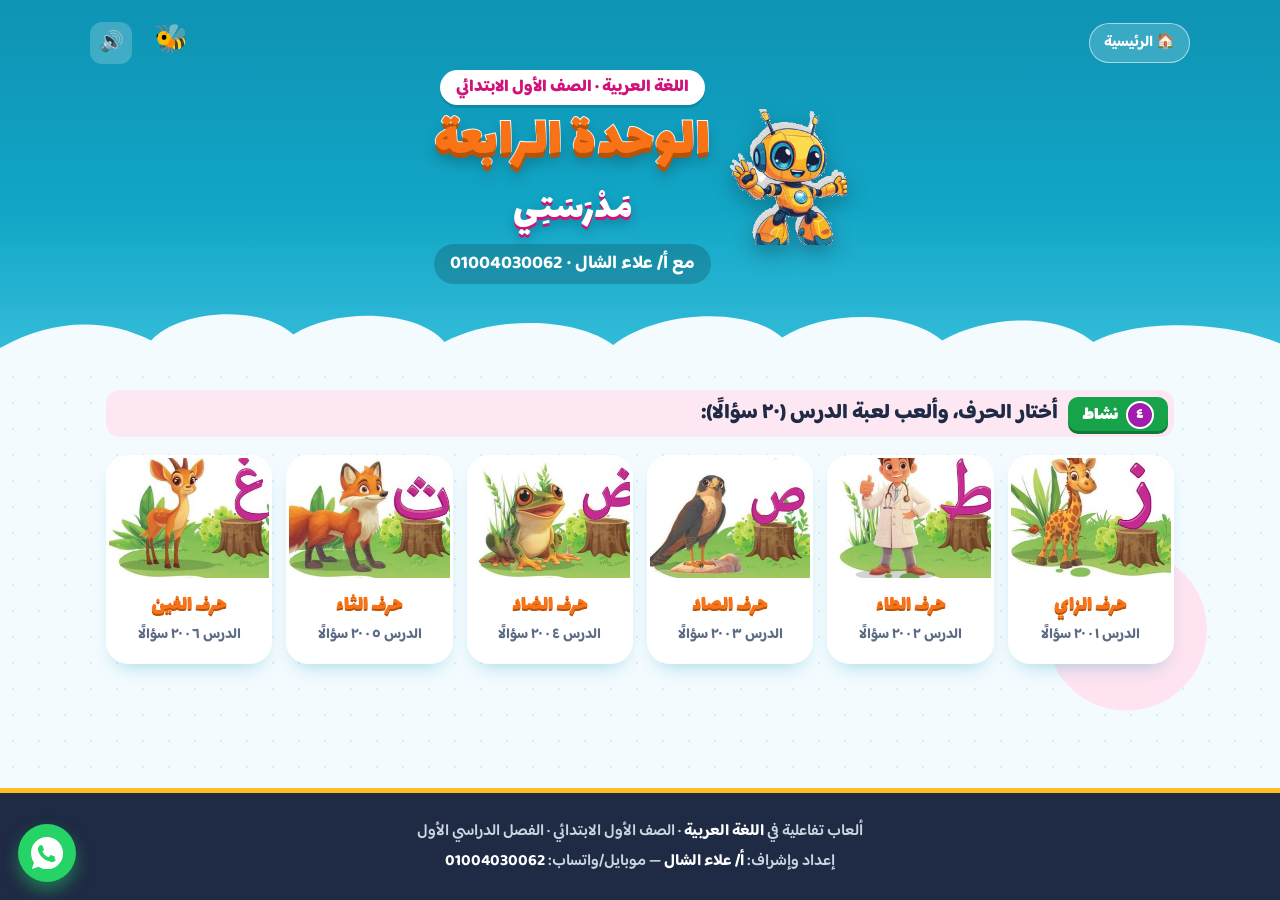
<file: unit4/index.html>
<!DOCTYPE html>
<html lang="ar" dir="rtl">
<head>
<meta charset="UTF-8">
<meta name="viewport" content="width=device-width, initial-scale=1.0, viewport-fit=cover">
<title>الوحدة الرابعة: مدرستي - اللغة العربية الصف الأول الابتدائي | أ/ علاء الشال</title>
<meta name="description" content="ألعاب الوحدة الرابعة (مدرستي) - اللغة العربية للصف الأول الابتدائي مع أ/ علاء الشال">
<meta name="theme-color" content="#12a5c6">
<meta property="og:title" content="الوحدة الرابعة: مدرستي - اللغة العربية الصف الأول الابتدائي | أ/ علاء الشال">
<meta property="og:description" content="ألعاب الوحدة الرابعة (مدرستي) - اللغة العربية للصف الأول الابتدائي مع أ/ علاء الشال">
<meta property="og:image" content="../assets/covers/book.jpg">
<link rel="icon" href="../assets/robot.png">
<link rel="preconnect" href="https://fonts.googleapis.com"><link rel="preconnect" href="https://fonts.gstatic.com" crossorigin><link href="https://fonts.googleapis.com/css2?family=Baloo+Bhaijaan+2:wght@500;700;800&family=Lalezar&family=Noto+Naskh+Arabic:wght@500;700&display=swap" rel="stylesheet">
<link rel="stylesheet" href="../assets/style.css">
</head>
<body>
<header class="sky"><span class="bee">🐝</span>
<div class="topbar"><a class="pill" href="../">🏠 الرئيسية</a><button class="mute" onclick="toggleMute()" title="الصوت">🔊</button></div>
<div class="hero"><img class="robot" src="../assets/robot.png" alt="">
<div class="hero-txt"><span class="kicker">اللغة العربية · الصف الأول الابتدائي</span>
<h1 class="big-title">الوحدة الرابعة</h1>
<div class="teacher">مَدْرَسَتِي</div>
<span class="sub">مع أ/ علاء الشال · <span dir="ltr">01004030062</span></span></div></div>
<div class="clouds"><svg viewBox="0 0 1440 120" preserveAspectRatio="none"><path fill="#f3fbff" d="M0,80 C60,40 120,40 170,70 C200,30 290,20 330,62 C380,25 470,30 500,72 C560,35 650,40 690,76 C740,30 840,24 880,66 C930,28 1020,30 1060,70 C1110,36 1190,32 1230,72 C1280,40 1380,44 1440,74 L1440,120 L0,120 Z"/></svg></div></header>
<main>
<div class="nashat"><span class="tag"><i>٤</i>نشاط</span><h2>أختار الحرف، وألعب لعبة الدرس (٢٠ سؤالًا):</h2></div>
<div class="lessons" id="lessons"></div>
</main>
<footer class="foot"><p>ألعاب تفاعلية في <b>اللغة العربية</b> · الصف الأول الابتدائي · الفصل الدراسي الأول</p>
<p>إعداد وإشراف: <b>أ/ علاء الشال</b> — موبايل/واتساب: <b dir="ltr">01004030062</b></p></footer>
<a class="wa-float" href="https://wa.me/201004030062" target="_blank" rel="noopener" title="تواصل مع أ/ علاء الشال"><svg viewBox="0 0 24 24"><path d="M12.03 0C5.39 0 0 5.39 0 12.03c0 2.66.84 5.12 2.26 7.15L.63 24l5.01-1.61a11.94 11.94 0 0 0 6.39 1.91C18.68 24.3 24.06 18.92 24.06 12.27 24.06 5.62 18.68 0 12.03 0zm6.54 17.2c-.27.77-1.58 1.47-2.18 1.5-.56.04-1.28.23-4.09-.86-3.39-1.32-5.59-4.78-5.74-4.97-.15-.19-1.37-1.82-1.37-3.48s.86-2.47 1.16-2.8c.31-.33.67-.41.89-.41h.63c.21.01.48-.08.74.53.26.63.9 2.2.98 2.37.08.16.13.35.03.55-.1.2-.15.33-.31.51-.15.18-.32.38-.45.51-.15.15-.31.32-.13.63.18.31.8 1.32 1.71 2.13 1.18 1.05 2.17 1.37 2.48 1.53.31.15.49.13.67-.08.18-.2.77-.89.97-1.2.2-.31.41-.26.69-.15.28.1 1.77.84 2.07.99.3.15.51.23.58.36.08.13.08.73-.19 1.5z"/></svg></a>
<div class="toast" id="toast"></div>
<section id="game" class="hidden" aria-live="polite">
<div class="g-top"><button class="x" onclick="closeGame()" title="رجوع">✕</button>
<div class="t"><b id="g-title"></b><small id="g-sub"></small></div>
<button class="mute" onclick="toggleMute()" title="الصوت">🔊</button>
<div class="score">⭐ <span id="g-score">0</span></div><div class="score" id="g-count" style="color:var(--sky-d)">1 / 20</div></div>
<div class="prog"><i id="g-bar"></i></div>
<div class="g-body" id="g-body"><div class="g-wrap" id="g-wrap"></div></div>
</section>
<div class="fb" id="fb"></div>
<script>window.SITE={root:"../",whatsapp:"201004030062",teacher:"أ/ علاء الشال"};
window.UNIT={"n": 4, "name": "الوحدة الرابعة", "title": "مَدْرَسَتِي", "lessons": [{"id": "zay", "name": "حرف الزاي", "ch": "ز", "q": [{"t": "mcq", "q": "أنطق اسم الصورة. ما الحرف الذي يبدأ به؟", "img": "zarafa2", "opts": ["ز", "ر", "ذ", "د"], "ans": 0}, {"t": "mcq", "q": "أستخدم الحروف (ج - ز - ر) لأكوّن اسم الصورة:", "img": "jazar", "opts": ["جَزَر", "جِسْر", "زَرَافَة", "أُرْز"], "ans": 0}, {"t": "mcq", "q": "أختار الصورة التي في اسمها صوت حرف <b class=\"L\">ز</b>:", "opts": [{"img": "khubz"}, {"img": "saif"}, {"img": "khaima"}, {"img": "ush"}], "ans": 0}, {"t": "mcq", "q": "أختار الصورة التي في اسمها صوت حرف <b class=\"L\">ز</b>:", "opts": [{"img": "aruz"}, {"img": "kitab"}, {"img": "anf"}, {"img": "yusufi"}], "ans": 0}, {"t": "mcq", "q": "أنطق: <b class=\"W\">زُجَاجَة</b> .. ما الحركة على حرف <b class=\"L\">ز</b>؟", "img": "zujaja2", "opts": ["ضمة", "فتحة", "كسرة", "سكون"], "ans": 0}, {"t": "mcq", "q": "أقرأ الكلمة <b class=\"W\">جَزَر</b>، ثم أحلّلها إلى حروف:", "img": "jazar", "opts": ["ج - ز - ر", "ج - د - ر", "ج - ذ - ر", "ج - ر - ر"], "ans": 0}, {"t": "mcq", "q": "أكمل نشيد حرف الزاي: «زَايُ ...... .. قَوِيَّةُ الْبَصَرْ»", "opts": ["زَرَافَةْ", "صَقْرٌ", "طَبِيبٌ", "ضُفْدَعْ"], "ans": 0}, {"t": "mcq", "q": "الفرق بين <b class=\"L\">ر</b> و <b class=\"L\">ز</b>:", "opts": ["(ر) بدون نقطة و(ز) فوقه نقطة", "(ر) فوقه نقطة و(ز) بدون نقطة", "كلاهما فوقه نقطة", "(ز) تحته نقطة"], "ans": 0, "img": null}, {"t": "tf", "q": "أنطق اسم الصورة: فيه صوت حرف <b class=\"L\">ز</b>.", "img": "zabadi", "opts": ["صح", "خطأ"], "ans": 0}, {"t": "tf", "q": "أنطق اسم الصورة: فيه صوت حرف <b class=\"L\">ز</b>.", "img": "hadiya", "opts": ["صح", "خطأ"], "ans": 1}, {"t": "tf", "q": "في كلمة <b class=\"W\">زَيْتُون</b> جاء على حرف <b class=\"L\">ز</b> ضمة.", "img": "zaitun", "opts": ["صح", "خطأ"], "ans": 1}, {"t": "tf", "q": "حرف <b class=\"L\">ز</b> فوقه نقطة واحدة.", "opts": ["صح", "خطأ"], "ans": 0}, {"t": "bubble", "q": "التقط فقاعة الكلمة التي فيها حرف <b class=\"L\">ز</b>:", "opts": ["مِزْمَار", "شَمْس", "تَمْر", "سَرِير"], "ans": 0}, {"t": "bubble", "q": "التقط فقاعة الكلمة التي فيها حرف <b class=\"L\">ز</b>:", "opts": ["جَزَر", "ذَيْل", "مِكْوَاة", "قُرْص"], "ans": 0}, {"t": "bubble", "q": "التقط الكلمة التي فيها <b class=\"L\">ز</b> بـسكون (زْ):", "opts": ["مِزْمَار", "جَزَر", "زُجَاجَة", "زِرّ"], "ans": 0}, {"t": "bubble", "q": "التقط فقاعة حرف <b class=\"L\">ز</b>:", "opts": ["ـز", "ـر", "ـذ", "ـد"], "ans": 0}, {"t": "target", "q": "أنطق اسم الصورة، وأصوّب على الحرف الناقص: <span class=\"W\"><span class=\"gap\">؟</span>بَادِي</span>", "img": "zabadi", "opts": ["ز", "ر", "ذ", "د"], "ans": 0}, {"t": "target", "q": "أنطق اسم الصورة، وأصوّب على الحرف الناقص: <span class=\"W\">مِ<span class=\"gap\">؟</span>مَار</span>", "img": "mizmar", "opts": ["ز", "ر", "ذ", "د"], "ans": 0}, {"t": "target", "q": "أصوّب على الكلمة المناسبة للصورة:", "img": "aruz", "opts": ["أُرْز", "زَيْتُون", "زُجَاجَة", "خُبْز"], "ans": 0}, {"t": "target", "q": "أصوّب على الحرف الذي يبدأ به اسم الصورة:", "img": "zaitun", "opts": ["ز", "ر", "ذ", "د"], "ans": 0}]}, {"id": "taa2", "name": "حرف الطاء", "ch": "ط", "q": [{"t": "mcq", "q": "أنطق اسم الصورة. ما الحرف الذي يبدأ به؟", "img": "tifl2", "opts": ["ط", "ظ", "ص", "ك"], "ans": 0}, {"t": "mcq", "q": "أستخدم الحروف (ب - ط) لأكوّن اسم الصورة:", "img": "batt", "opts": ["بَطّ", "طِفْل", "سَطْر", "طَبِيب"], "ans": 0}, {"t": "mcq", "q": "أختار الصورة التي في اسمها صوت حرف <b class=\"L\">ط</b>:", "opts": [{"img": "satr"}, {"img": "sullam"}, {"img": "habl"}, {"img": "qalb"}], "ans": 0}, {"t": "mcq", "q": "أختار الصورة التي في اسمها صوت حرف <b class=\"L\">ط</b>:", "opts": [{"img": "bittikh"}, {"img": "farawla"}, {"img": "kitab"}, {"img": "jabal"}], "ans": 0}, {"t": "mcq", "q": "أنطق: <b class=\"W\">طَبِيبَة</b> .. ما الحركة على حرف <b class=\"L\">ط</b>؟", "img": "tabiba", "opts": ["فتحة", "ضمة", "كسرة", "سكون"], "ans": 0}, {"t": "mcq", "q": "أقرأ الكلمة <b class=\"W\">طَرِيق</b>، ثم أحلّلها إلى حروف:", "img": "tariq", "opts": ["ط - ر - ي - ق", "ط - ي - ر - ق", "ظ - ر - ي - ق", "ك - ر - ي - ق"], "ans": 0}, {"t": "mcq", "q": "أكمل نشيد حرف الطاء: «طَاءٌ ...... .. عَرَفَ دَوَائِي»", "opts": ["طَبِيبٌ", "زَرَافَةْ", "غَزَالْ", "ثَعْلَبْ"], "ans": 0}, {"t": "mcq", "q": "الفرق بين <b class=\"L\">ط</b> و <b class=\"L\">ظ</b>:", "opts": ["(ظ) فوقه نقطة و(ط) بدون نقطة", "(ط) فوقه نقطة و(ظ) بدون نقطة", "كلاهما بدون نقط", "(ظ) تحته نقطة"], "ans": 0, "img": null}, {"t": "tf", "q": "أنطق اسم الصورة: فيه صوت حرف <b class=\"L\">ط</b>.", "img": "batt", "opts": ["صح", "خطأ"], "ans": 0}, {"t": "tf", "q": "أنطق اسم الصورة: فيه صوت حرف <b class=\"L\">ط</b>.", "img": "kursi", "opts": ["صح", "خطأ"], "ans": 1}, {"t": "tf", "q": "في كلمة <b class=\"W\">مَطْبَخ</b> جاء على حرف <b class=\"L\">ط</b> سكون.", "img": "matbakh", "opts": ["صح", "خطأ"], "ans": 0}, {"t": "tf", "q": "حرف <b class=\"L\">ط</b> فوقه نقطة واحدة.", "opts": ["صح", "خطأ"], "ans": 1}, {"t": "bubble", "q": "التقط فقاعة الكلمة التي فيها حرف <b class=\"L\">ط</b>:", "opts": ["طَبِيب", "لِسَان", "أَرْنَب", "نَهْر"], "ans": 0}, {"t": "bubble", "q": "التقط فقاعة الكلمة التي فيها حرف <b class=\"L\">ط</b>:", "opts": ["بِطِّيخ", "زَبَادِي", "فَرَاشَة", "سُلَّم"], "ans": 0}, {"t": "bubble", "q": "التقط الكلمة التي فيها <b class=\"L\">ط</b> بـضمة (طُ):", "opts": ["طُيُور", "قِطَار", "طِفْل", "مَطْبَخ"], "ans": 0}, {"t": "bubble", "q": "التقط فقاعة حرف <b class=\"L\">ط</b>:", "opts": ["طـ", "ظـ", "صـ", "كـ"], "ans": 0}, {"t": "target", "q": "أنطق اسم الصورة، وأصوّب على الحرف الناقص: <span class=\"W\">عِ<span class=\"gap\">؟</span>ر</span>", "img": "itr", "opts": ["ط", "ظ", "ص", "ك"], "ans": 0}, {"t": "target", "q": "أنطق اسم الصورة، وأصوّب على الحرف الناقص: <span class=\"W\">قِ<span class=\"gap\">؟</span>ار</span>", "img": "qitar", "opts": ["ط", "ظ", "ص", "ك"], "ans": 0}, {"t": "target", "q": "أصوّب على الكلمة المناسبة للصورة:", "img": "bittikh", "opts": ["بِطِّيخ", "بَطّ", "طُيُور", "عِطْر"], "ans": 0}, {"t": "target", "q": "أصوّب على الحرف الذي يبدأ به اسم الصورة:", "img": "tuyur", "opts": ["ط", "ظ", "ص", "ك"], "ans": 0}]}, {"id": "saad", "name": "حرف الصاد", "ch": "ص", "q": [{"t": "mcq", "q": "أنطق اسم الصورة. ما الحرف الذي يبدأ به؟", "img": "sifr", "opts": ["ص", "ض", "س", "ط"], "ans": 0}, {"t": "mcq", "q": "أستخدم الحروف (ف - ص - ل) لأكوّن اسم الصورة:", "img": "fasl", "opts": ["فَصْل", "صَفّ", "قَصْر", "صِفْر"], "ans": 0}, {"t": "mcq", "q": "أختار الصورة التي في اسمها صوت حرف <b class=\"L\">ص</b>:", "opts": [{"img": "suqur"}, {"img": "ananas"}, {"img": "kura"}, {"img": "haram"}], "ans": 0}, {"t": "mcq", "q": "أختار الصورة التي في اسمها صوت حرف <b class=\"L\">ص</b>:", "opts": [{"img": "miqass2"}, {"img": "kalb"}, {"img": "alam"}, {"img": "asal"}], "ans": 0}, {"t": "mcq", "q": "أنطق: <b class=\"W\">صُنْدُوق</b> .. ما الحركة على حرف <b class=\"L\">ص</b>؟", "img": "sunduq", "opts": ["ضمة", "فتحة", "كسرة", "سكون"], "ans": 0}, {"t": "mcq", "q": "أقرأ الكلمة <b class=\"W\">فَصْل</b>، ثم أحلّلها إلى حروف:", "img": "fasl", "opts": ["ف - ص - ل", "ف - س - ل", "ف - ض - ل", "ف - ل - ص"], "ans": 0}, {"t": "mcq", "q": "أكمل نشيد حرف الصاد: «صَادٌ ...... .. فِي الْهَوَاءْ»", "opts": ["صَقْرٌ", "غَزَالْ", "ثَعْلَبْ", "زَرَافَةْ"], "ans": 0}, {"t": "mcq", "q": "الفرق بين <b class=\"L\">ص</b> و <b class=\"L\">ض</b>:", "opts": ["(ص) بدون نقطة و(ض) فوقه نقطة", "(ص) فوقه نقطة و(ض) بدون نقطة", "كلاهما بدون نقط", "(ض) تحته نقطة"], "ans": 0, "img": null}, {"t": "tf", "q": "أنطق اسم الصورة: فيه صوت حرف <b class=\"L\">ص</b>.", "img": "sabbar", "opts": ["صح", "خطأ"], "ans": 0}, {"t": "tf", "q": "أنطق اسم الصورة: فيه صوت حرف <b class=\"L\">ص</b>.", "img": "furshah", "opts": ["صح", "خطأ"], "ans": 1}, {"t": "tf", "q": "في كلمة <b class=\"W\">صَقْر</b> جاء على حرف <b class=\"L\">ص</b> فتحة.", "img": "saqr", "opts": ["صح", "خطأ"], "ans": 0}, {"t": "tf", "q": "حرف <b class=\"L\">ص</b> فوقه نقطة واحدة.", "opts": ["صح", "خطأ"], "ans": 1}, {"t": "bubble", "q": "التقط فقاعة الكلمة التي فيها حرف <b class=\"L\">ص</b>:", "opts": ["قُرْص", "حَبْل", "طَبَّاخ", "مِكْنَسَة"], "ans": 0}, {"t": "bubble", "q": "التقط فقاعة الكلمة التي فيها حرف <b class=\"L\">ص</b>:", "opts": ["حِصَان", "ذِئْب", "عَسَل", "سُلَّم"], "ans": 0}, {"t": "bubble", "q": "التقط الكلمة التي فيها <b class=\"L\">ص</b> بـسكون (صْ):", "opts": ["عُصْفُور", "صَبَّار", "صُنْدُوق", "صِفْر"], "ans": 0}, {"t": "bubble", "q": "التقط فقاعة حرف <b class=\"L\">ص</b>:", "opts": ["صـ", "ضـ", "سـ", "طـ"], "ans": 0}, {"t": "target", "q": "أنطق اسم الصورة، وأصوّب على الحرف الناقص: <span class=\"W\">قَ<span class=\"gap\">؟</span>ر</span>", "img": "qasr", "opts": ["ص", "ض", "س", "ط"], "ans": 0}, {"t": "target", "q": "أنطق اسم الصورة، وأصوّب على الحرف الناقص: <span class=\"W\"><span class=\"gap\">؟</span>قُور</span>", "img": "suqur", "opts": ["ص", "ض", "س", "ط"], "ans": 0}, {"t": "target", "q": "أصوّب على الكلمة المناسبة للصورة:", "img": "sabbar", "opts": ["صَبَّار", "عُصْفُور", "مِقَصّ", "حِصَان"], "ans": 0}, {"t": "target", "q": "أصوّب على الحرف الذي يبدأ به اسم الصورة:", "img": "sifr", "opts": ["ص", "ض", "س", "ط"], "ans": 0}]}, {"id": "daad", "name": "حرف الضاد", "ch": "ض", "q": [{"t": "mcq", "q": "أنطق اسم الصورة. ما الحرف الذي يبدأ به؟", "img": "dabu", "opts": ["ض", "ص", "ش", "ظ"], "ans": 0}, {"t": "mcq", "q": "في جملة «عَرَضَ الطِّفْلُ الصُّوَرَ فِي الْمَعْرِضِ» الكلمتان اللتان فيهما حرف <b class=\"L\">ض</b>:", "opts": ["عَرَضَ - الْمَعْرِضِ", "الطِّفْلُ - الصُّوَرَ", "الصُّوَرَ - فِي", "الطِّفْلُ - عَرَضَ"], "ans": 0, "img": null}, {"t": "mcq", "q": "أختار الصورة التي في اسمها صوت حرف <b class=\"L\">ض</b>:", "opts": [{"img": "dirs"}, {"img": "matbakh"}, {"img": "finjan"}, {"img": "khaima"}], "ans": 0}, {"t": "mcq", "q": "أختار الصورة التي في اسمها صوت حرف <b class=\"L\">ض</b>:", "opts": [{"img": "adras"}, {"img": "iqd"}, {"img": "aranib"}, {"img": "fustan"}], "ans": 0}, {"t": "mcq", "q": "أنطق: <b class=\"W\">خُضْر</b> .. ما الحركة على حرف <b class=\"L\">ض</b>؟", "img": "khudar", "opts": ["سكون", "فتحة", "ضمة", "كسرة"], "ans": 0}, {"t": "mcq", "q": "أقرأ الكلمة <b class=\"W\">حَوْض</b>، ثم أحلّلها إلى حروف:", "img": "hawd", "opts": ["ح - و - ض", "ح - ض - و", "و - ح - ض", "و - ض"], "ans": 0}, {"t": "mcq", "q": "أكمل نشيد حرف الضاد: «ضَادٌ ...... .. عِنْدَ النَّهْرِ»", "opts": ["ضُفْدَعْ", "صَقْرٌ", "ثَعْلَبْ", "طَبِيبٌ"], "ans": 0}, {"t": "mcq", "q": "أستخدم الحروف (ب - ي - ض) لأكوّن اسم الصورة:", "img": "bayd", "opts": ["بَيْض", "ضَبُع", "ضِرْس", "بَيْت"], "ans": 0}, {"t": "tf", "q": "أنطق اسم الصورة: فيه صوت حرف <b class=\"L\">ض</b>.", "img": "bayd", "opts": ["صح", "خطأ"], "ans": 0}, {"t": "tf", "q": "أنطق اسم الصورة: فيه صوت حرف <b class=\"L\">ض</b>.", "img": "ananas", "opts": ["صح", "خطأ"], "ans": 1}, {"t": "tf", "q": "في كلمة <b class=\"W\">ضُفْدَع</b> جاء على حرف <b class=\"L\">ض</b> ضمة.", "img": "difdaa", "opts": ["صح", "خطأ"], "ans": 0}, {"t": "tf", "q": "حرف <b class=\"L\">ض</b> تحته نقطة واحدة.", "opts": ["صح", "خطأ"], "ans": 1}, {"t": "bubble", "q": "التقط فقاعة الكلمة التي فيها حرف <b class=\"L\">ض</b>:", "opts": ["ضَبُع", "مِفْتَاح", "عَسَل", "شُبَّاك"], "ans": 0}, {"t": "bubble", "q": "التقط فقاعة الكلمة التي فيها حرف <b class=\"L\">ض</b>:", "opts": ["ضِرْس", "نَجْمَة", "طَرِيق", "نَحْل"], "ans": 0}, {"t": "bubble", "q": "التقط الكلمة التي فيها <b class=\"L\">ض</b> بـكسرة (ضِ):", "opts": ["ضِرْس", "ضَبُع", "ضُفْدَع", "خُضْر"], "ans": 0}, {"t": "bubble", "q": "التقط فقاعة حرف <b class=\"L\">ض</b>:", "opts": ["ـضـ", "ـصـ", "ـشـ", "ـظـ"], "ans": 0}, {"t": "target", "q": "أنطق اسم الصورة، وأصوّب على الحرف الناقص: <span class=\"W\">أَ<span class=\"gap\">؟</span>رَاس</span>", "img": "adras", "opts": ["ض", "ص", "ش", "ظ"], "ans": 0}, {"t": "target", "q": "أنطق اسم الصورة، وأصوّب على الحرف الناقص: <span class=\"W\"><span class=\"gap\">؟</span>بُع</span>", "img": "dabu", "opts": ["ض", "ص", "ش", "ظ"], "ans": 0}, {"t": "target", "q": "أصوّب على الكلمة المناسبة للصورة:", "img": "bayd", "opts": ["بَيْض", "ضُفْدَع", "حَوْض", "ضِرْس"], "ans": 0}, {"t": "target", "q": "أصوّب على الحرف الذي يبدأ به اسم الصورة:", "img": "dirs", "opts": ["ض", "ص", "ش", "ظ"], "ans": 0}]}, {"id": "thaa", "name": "حرف الثاء", "ch": "ث", "q": [{"t": "mcq", "q": "أنطق اسم الصورة. ما الحرف الذي يبدأ به؟", "img": "thalj2", "opts": ["ث", "ت", "ب", "ن"], "ans": 0}, {"t": "mcq", "q": "أستخدم الحروف (ث - ل - ج) لأكوّن اسم الصورة:", "img": "thalj2", "opts": ["ثَلْج", "جَمَل", "ثَعْلَب", "ثِيَاب"], "ans": 0}, {"t": "mcq", "q": "أختار الصورة التي في اسمها صوت حرف <b class=\"L\">ث</b>:", "opts": [{"img": "thuban2"}, {"img": "difda"}, {"img": "hudhud"}, {"img": "haram"}], "ans": 0}, {"t": "mcq", "q": "أختار الصورة التي في اسمها صوت حرف <b class=\"L\">ث</b>:", "opts": [{"img": "kummathra2"}, {"img": "nakhil"}, {"img": "laymun"}, {"img": "furshah"}], "ans": 0}, {"t": "mcq", "q": "أنطق: <b class=\"W\">ثِيَاب</b> .. ما الحركة على حرف <b class=\"L\">ث</b>؟", "img": "thiyab", "opts": ["كسرة", "فتحة", "ضمة", "سكون"], "ans": 0}, {"t": "mcq", "q": "أقرأ الكلمة <b class=\"W\">مُثَلَّث</b>، ثم أحلّلها إلى حروف:", "img": "muthallath2", "opts": ["م - ث - ل - ث", "ل - ث - م - ث", "م - ث - ث", "م - ل - ث - ث"], "ans": 0}, {"t": "mcq", "q": "أكمل نشيد حرف الثاء: «ثَاءٌ ...... .. هُوَ مَكَّارْ»", "opts": ["ثَعْلَبْ", "طَبِيبٌ", "صَقْرٌ", "زَرَافَةْ"], "ans": 0}, {"t": "mcq", "q": "الحرف الذي فوقه ثلاث نقاط:", "opts": ["ث", "ت", "ب", "ن"], "ans": 0, "img": null}, {"t": "tf", "q": "أنطق اسم الصورة: فيه صوت حرف <b class=\"L\">ث</b>.", "img": "thalatha", "opts": ["صح", "خطأ"], "ans": 0}, {"t": "tf", "q": "أنطق اسم الصورة: فيه صوت حرف <b class=\"L\">ث</b>.", "img": "asad", "opts": ["صح", "خطأ"], "ans": 1}, {"t": "tf", "q": "في كلمة <b class=\"W\">ثَلْج</b> جاء على حرف <b class=\"L\">ث</b> ضمة.", "img": "thalj2", "opts": ["صح", "خطأ"], "ans": 1}, {"t": "tf", "q": "حرف <b class=\"L\">ث</b> فوقه ثلاث نقاط.", "opts": ["صح", "خطأ"], "ans": 0}, {"t": "bubble", "q": "التقط فقاعة الكلمة التي فيها حرف <b class=\"L\">ث</b>:", "opts": ["ثَلْج", "مَكْتَب", "ضَبُع", "ضُفْدَع"], "ans": 0}, {"t": "bubble", "q": "التقط فقاعة الكلمة التي فيها حرف <b class=\"L\">ث</b>:", "opts": ["ثِيَاب", "مُنْقِذ", "مَكْتَب", "مَطْبَخ"], "ans": 0}, {"t": "bubble", "q": "التقط الكلمة التي فيها <b class=\"L\">ث</b> بـكسرة (ثِ):", "opts": ["ثِيَاب", "ثَلْج", "ثُعْبَان", "كُمَّثْرَى"], "ans": 0}, {"t": "bubble", "q": "التقط فقاعة حرف <b class=\"L\">ث</b>:", "opts": ["ـث", "ـت", "ـب", "ـن"], "ans": 0}, {"t": "target", "q": "أنطق اسم الصورة، وأصوّب على الحرف الناقص: <span class=\"W\">مُ<span class=\"gap\">؟</span>لَّث</span>", "img": "muthallath2", "opts": ["ث", "ت", "ب", "ن"], "ans": 0}, {"t": "target", "q": "أنطق اسم الصورة، وأصوّب على الحرف الناقص: <span class=\"W\"><span class=\"gap\">؟</span>عْبَان</span>", "img": "thuban2", "opts": ["ث", "ت", "ب", "ن"], "ans": 0}, {"t": "target", "q": "أصوّب على الكلمة المناسبة للصورة:", "img": "thalab2", "opts": ["ثَعْلَب", "كُمَّثْرَى", "ثُعْبَان", "ثَلَاثَة"], "ans": 0}, {"t": "target", "q": "أصوّب على الحرف الذي يبدأ به اسم الصورة:", "img": "thiyab", "opts": ["ث", "ت", "ب", "ن"], "ans": 0}]}, {"id": "ghain", "name": "حرف الغين", "ch": "غ", "q": [{"t": "mcq", "q": "أنطق اسم الصورة. ما الحرف الذي يبدأ به؟", "img": "ghizlan", "opts": ["غ", "ع", "خ", "ف"], "ans": 0}, {"t": "mcq", "q": "أستخدم الحروف (غ - ص - ن) لأكوّن اسم الصورة:", "img": "ghusn", "opts": ["غُصْن", "صَمْغ", "غَزَال", "نَسْر"], "ans": 0}, {"t": "mcq", "q": "أختار الصورة التي في اسمها صوت حرف <b class=\"L\">غ</b>:", "opts": [{"img": "samgh"}, {"img": "inab"}, {"img": "baid"}, {"img": "jabal"}], "ans": 0}, {"t": "mcq", "q": "أختار الصورة التي في اسمها صوت حرف <b class=\"L\">غ</b>:", "opts": [{"img": "ghurab"}, {"img": "qasr"}, {"img": "samaka"}, {"img": "naml"}], "ans": 0}, {"t": "mcq", "q": "أنطق: <b class=\"W\">مِغْرَفَة</b> .. ما الحركة على حرف <b class=\"L\">غ</b>؟", "img": "mighrafa", "opts": ["سكون", "فتحة", "ضمة", "كسرة"], "ans": 0}, {"t": "mcq", "q": "أقرأ الكلمة <b class=\"W\">غَسَّالَة</b>، ثم أحلّلها إلى حروف:", "img": "ghassala", "opts": ["غ - س - ا - ل - ة", "ا - س - غ - ل - ة", "خ - س - ا - ل - ة", "ل - س - ا - غ - ة"], "ans": 0}, {"t": "mcq", "q": "أكمل نشيد حرف الغين: «غَيْنٌ ...... .. رَمْزٌ لِلْجَمَالْ»", "opts": ["غَزَالْ", "زَرَافَةْ", "ثَعْلَبْ", "صَقْرٌ"], "ans": 0}, {"t": "mcq", "q": "الفرق بين <b class=\"L\">ع</b> و <b class=\"L\">غ</b>:", "opts": ["(ع) بدون نقطة و(غ) فوقه نقطة", "(ع) فوقه نقطة و(غ) بدون نقطة", "كلاهما بدون نقط", "(غ) تحته نقطة"], "ans": 0, "img": null}, {"t": "tf", "q": "أنطق اسم الصورة: فيه صوت حرف <b class=\"L\">غ</b>.", "img": "ghusn", "opts": ["صح", "خطأ"], "ans": 0}, {"t": "tf", "q": "أنطق اسم الصورة: فيه صوت حرف <b class=\"L\">غ</b>.", "img": "khiyar", "opts": ["صح", "خطأ"], "ans": 1}, {"t": "tf", "q": "في كلمة <b class=\"W\">غُصْن</b> جاء على حرف <b class=\"L\">غ</b> ضمة.", "img": "ghusn", "opts": ["صح", "خطأ"], "ans": 0}, {"t": "tf", "q": "حرف <b class=\"L\">غ</b> تحته نقطة واحدة.", "opts": ["صح", "خطأ"], "ans": 1}, {"t": "bubble", "q": "التقط فقاعة الكلمة التي فيها حرف <b class=\"L\">غ</b>:", "opts": ["غُرَاب", "قَمَر", "كُرْسِيّ", "بَيْت"], "ans": 0}, {"t": "bubble", "q": "التقط فقاعة الكلمة التي فيها حرف <b class=\"L\">غ</b>:", "opts": ["غَزَال", "ظِلَال", "مَرْكَب", "مَكْتَب"], "ans": 0}, {"t": "bubble", "q": "التقط الكلمة التي فيها <b class=\"L\">غ</b> بـكسرة (غِ):", "opts": ["غِطَاء", "غَسَّالَة", "غُرَاب", "مِغْرَفَة"], "ans": 0}, {"t": "bubble", "q": "التقط فقاعة حرف <b class=\"L\">غ</b>:", "opts": ["غ", "ع", "خ", "ف"], "ans": 0}, {"t": "target", "q": "أنطق اسم الصورة، وأصوّب على الحرف الناقص: <span class=\"W\">مِ<span class=\"gap\">؟</span>رَفَة</span>", "img": "mighrafa", "opts": ["غ", "ع", "خ", "ف"], "ans": 0}, {"t": "target", "q": "أنطق اسم الصورة، وأصوّب على الحرف الناقص: <span class=\"W\"><span class=\"gap\">؟</span>سَّالَة</span>", "img": "ghassala", "opts": ["غ", "ع", "خ", "ف"], "ans": 0}, {"t": "target", "q": "أصوّب على الكلمة المناسبة للصورة:", "img": "ghazal", "opts": ["غَزَال", "غَسَّالَة", "فَرَاغ", "غِطَاء"], "ans": 0}, {"t": "target", "q": "أصوّب على الحرف الذي يبدأ به اسم الصورة:", "img": "ghataa", "opts": ["غ", "ع", "خ", "ف"], "ans": 0}]}]};</script>
<script src="../assets/game.js"></script>
</body></html>
</file>
<file: assets/style.css>
/* ألعاب اللغة العربية - الصف الأول الابتدائي - أ/ علاء الشال */
:root{
  --sky:#12a5c6; --sky-d:#0b7f9c; --sky-l:#dff4fb;
  --pink:#d1127a; --pink-l:#fde7f2;
  --green:#16a34a; --green-d:#0f7a37;
  --yellow:#fbbf24; --orange:#f97316;
  --ink:#1f2a44; --muted:#5b6b85; --card:#ffffff;
  --ok:#16a34a; --bad:#e11d48;
  --r:22px;
}
*{box-sizing:border-box;margin:0;padding:0;-webkit-tap-highlight-color:transparent}
html{scroll-behavior:smooth}
body{font-family:'Baloo Bhaijaan 2','Cairo',Tahoma,sans-serif;color:var(--ink);background:#f3fbff;min-height:100vh;display:flex;flex-direction:column;overflow-x:hidden}
body::before{content:"";position:fixed;inset:0;z-index:-1;background:
  radial-gradient(circle at 12% 18%,#fff6c9 0 60px,transparent 61px),
  radial-gradient(circle at 88% 70%,#ffe3f1 0 80px,transparent 81px),
  radial-gradient(#d6eef8 1.4px,transparent 1.5px) 0 0/26px 26px,#f3fbff}
a{color:inherit;text-decoration:none}
button{font-family:inherit;cursor:pointer;border:0}
.naskh{font-family:'Noto Naskh Arabic','Amiri',serif}

/* ===== header (sky + clouds like the book) ===== */
.sky{position:relative;background:linear-gradient(180deg,#0e93b3,var(--sky) 55%,#38c0dc);color:#fff;padding:22px 16px 92px;text-align:center;overflow:hidden}
.sky .bee{position:absolute;font-size:28px;top:18px;left:12%;animation:fly 6s ease-in-out infinite}
@keyframes fly{0%,100%{transform:translate(0,0) rotate(-6deg)}50%{transform:translate(40px,14px) rotate(8deg)}}
.sky .clouds{position:absolute;left:0;right:0;bottom:-2px;height:90px;pointer-events:none}
.sky .clouds svg{width:100%;height:100%;display:block}
.topbar{display:flex;justify-content:space-between;align-items:center;gap:10px;max-width:1100px;margin:0 auto 6px;position:relative;z-index:2}
.pill{display:inline-flex;align-items:center;gap:6px;background:rgba(255,255,255,.18);border:1.5px solid rgba(255,255,255,.55);padding:6px 14px;border-radius:999px;font-weight:700;font-size:.95rem;color:#fff}
.pill:hover{background:rgba(255,255,255,.3)}
.hero{position:relative;z-index:2;display:flex;align-items:center;justify-content:center;gap:18px;flex-wrap:wrap;max-width:1100px;margin:0 auto}
.robot{width:118px;filter:drop-shadow(0 8px 10px rgba(0,0,0,.25));animation:bob 3s ease-in-out infinite}
@keyframes bob{0%,100%{transform:translateY(0)}50%{transform:translateY(-8px)}}
.hero-txt{display:flex;flex-direction:column;align-items:center;gap:4px}
.kicker{background:#fff;color:var(--pink);font-weight:800;padding:3px 16px;border-radius:999px;font-size:clamp(.9rem,2.6vw,1.05rem);box-shadow:0 3px 0 rgba(0,0,0,.12)}
.big-title{font-family:'Lalezar','Baloo Bhaijaan 2',sans-serif;font-weight:400;font-size:clamp(2rem,7.5vw,3.6rem);line-height:1.15;color:var(--orange);
  -webkit-text-stroke:2px #fff;paint-order:stroke fill;text-shadow:0 5px 0 #b45309,0 9px 14px rgba(0,0,0,.25);letter-spacing:.5px}
.teacher{font-family:'Lalezar',sans-serif;font-size:clamp(1.5rem,5.5vw,2.4rem);color:#fff;text-shadow:0 3px 0 var(--pink),0 6px 12px rgba(0,0,0,.25)}
.sub{font-weight:700;font-size:clamp(.95rem,2.8vw,1.15rem);background:rgba(0,0,0,.18);padding:4px 16px;border-radius:999px}

main{flex:1;width:100%;max-width:1100px;margin:0 auto;padding:6px 16px 90px}

/* ===== nashat label (book style) ===== */
.nashat{display:flex;align-items:center;gap:10px;margin:8px 0 18px;background:var(--pink-l);border-radius:14px;padding:6px 6px 6px 14px}
.nashat .tag{background:var(--green);color:#fff;font-family:'Lalezar',sans-serif;font-size:1.25rem;padding:2px 14px 0;border-radius:10px;display:flex;align-items:center;gap:8px;box-shadow:0 3px 0 var(--green-d)}
.nashat .tag i{font-style:normal;background:#a21caf;border-radius:50%;width:28px;height:28px;display:inline-flex;align-items:center;justify-content:center;font-size:1rem;border:2px solid #fff}
.nashat h2{font-size:clamp(1.05rem,3.4vw,1.3rem);font-weight:800}

/* ===== unit cards (home) ===== */
.units{display:grid;grid-template-columns:repeat(auto-fit,minmax(240px,1fr));gap:22px}
.ucard{background:#fff;border-radius:var(--r);overflow:hidden;box-shadow:0 12px 24px -10px rgba(14,147,179,.35);display:flex;flex-direction:column;border:3px solid #fff;transition:transform .25s}
.ucard:hover{transform:translateY(-6px)}
.ucard .cov{display:block;position:relative;aspect-ratio:3/3.1;overflow:hidden;background:var(--sky-l)}
.ucard .cov img{width:100%;height:100%;object-fit:cover;object-position:top}
.ucard .num{position:absolute;top:10px;right:10px;background:var(--yellow);color:#7c2d12;font-family:'Lalezar',sans-serif;font-size:1.2rem;padding:2px 14px 0;border-radius:999px;box-shadow:0 3px 0 #d97706}
.ucard .body{padding:14px 14px 16px;display:flex;flex-direction:column;gap:8px;flex:1}
.ucard h3{font-family:'Lalezar',sans-serif;font-weight:400;font-size:1.6rem;color:var(--pink);line-height:1.2}
.ucard .letters{display:flex;flex-wrap:wrap;gap:5px}
.ucard .letters span{font-family:'Noto Naskh Arabic',serif;font-weight:700;background:var(--sky-l);color:var(--sky-d);width:34px;height:34px;border-radius:10px;display:inline-flex;align-items:center;justify-content:center;font-size:1.15rem}
.ucard .acts{display:flex;gap:8px;margin-top:auto;flex-wrap:wrap}
.btn{display:inline-flex;align-items:center;justify-content:center;gap:8px;font-weight:800;font-size:1.05rem;padding:10px 16px;border-radius:14px;color:#fff;background:linear-gradient(180deg,#22c55e,var(--green));box-shadow:0 4px 0 var(--green-d);transition:transform .1s, box-shadow .1s}
.btn:active{transform:translateY(3px);box-shadow:0 1px 0 var(--green-d)}
.btn.pink{background:linear-gradient(180deg,#ec4899,var(--pink));box-shadow:0 4px 0 #9d0d5c}
.btn.sky{background:linear-gradient(180deg,#38bdf8,var(--sky));box-shadow:0 4px 0 var(--sky-d)}
.btn.ghost{background:#fff;color:var(--sky-d);box-shadow:0 4px 0 #b9e3f1;border:2px solid #b9e3f1}
.btn.wa{background:linear-gradient(180deg,#34d399,#16a34a)}
.btn.grow{flex:1}
.toast{position:fixed;bottom:24px;left:50%;transform:translateX(-50%) translateY(120px);background:var(--ink);color:#fff;padding:10px 20px;border-radius:999px;font-weight:700;z-index:999;transition:transform .3s;box-shadow:0 10px 20px rgba(0,0,0,.25);opacity:0;visibility:hidden}
.toast.show{transform:translateX(-50%) translateY(0);opacity:1;visibility:visible}

/* ===== lesson cards (unit page) ===== */
.lessons{display:grid;grid-template-columns:repeat(auto-fill,minmax(150px,1fr));gap:14px}
.lcard{background:#fff;border-radius:var(--r);overflow:hidden;box-shadow:0 10px 20px -10px rgba(14,147,179,.4);cursor:pointer;border:3px solid #fff;transition:transform .2s,border-color .2s;display:flex;flex-direction:column}
.lcard:hover{transform:translateY(-5px) rotate(-.5deg);border-color:var(--yellow)}
.lcard .pic{background:linear-gradient(180deg,#e8f8ff,#fff);aspect-ratio:4/3;display:flex;align-items:center;justify-content:center;overflow:hidden}
.lcard .pic img{width:100%;height:100%;object-fit:cover}
.lcard .lb{padding:10px 12px 14px;text-align:center}
.lcard .lname{font-family:'Lalezar',sans-serif;font-size:1.35rem;color:var(--orange);-webkit-text-stroke:1px #fff;paint-order:stroke fill;text-shadow:0 2px 0 #b45309}
.lcard .meta{color:var(--muted);font-weight:700;font-size:.9rem}
.lcard .best{display:inline-block;margin-top:6px;font-size:.85rem;font-weight:800;color:var(--green-d);background:#dcfce7;border-radius:999px;padding:1px 10px}

/* ===== footer ===== */
.foot{background:#1f2a44;color:#cbd5e1;text-align:center;padding:22px 16px;border-top:5px solid var(--yellow)}
.foot b{color:#fff}
.foot p{margin:3px 0;font-weight:600}
.wa-float{position:fixed;bottom:18px;left:18px;width:58px;height:58px;border-radius:50%;background:#25d366;display:flex;align-items:center;justify-content:center;box-shadow:0 8px 16px rgba(37,211,102,.45);z-index:50}
.wa-float svg{width:32px;height:32px;fill:#fff}

/* ===== game ===== */
.hidden{display:none!important}
#game{position:fixed;inset:0;z-index:100;background:linear-gradient(180deg,#bfeaf7 0%,#eaf8fd 40%,#f7fdff 100%);display:flex;flex-direction:column;overflow:hidden}
#game::after{content:"";position:absolute;left:0;right:0;bottom:0;height:70px;background:radial-gradient(ellipse at 20% 100%,#86d46b 0 60%,transparent 61%),radial-gradient(ellipse at 75% 100%,#6cc457 0 55%,transparent 56%);opacity:.55;pointer-events:none;z-index:0}
.g-top{display:flex;align-items:center;gap:10px;padding:10px 12px;background:var(--sky);color:#fff;box-shadow:0 4px 0 var(--sky-d);position:relative;z-index:3}
.g-top .x{width:42px;height:42px;border-radius:12px;background:rgba(255,255,255,.2);color:#fff;font-size:1.3rem;display:flex;align-items:center;justify-content:center;flex-shrink:0}
.g-top .t{flex:1;min-width:0}
.g-top .t b{display:block;font-family:'Lalezar',sans-serif;font-weight:400;font-size:1.3rem;line-height:1.1;white-space:nowrap;overflow:hidden;text-overflow:ellipsis}
.g-top .t small{font-weight:700;opacity:.9}
.g-top .score{background:#fff;color:var(--green-d);border-radius:12px;padding:4px 10px;font-weight:800;font-size:1.05rem;display:flex;align-items:center;gap:4px;flex-shrink:0}
.prog{height:10px;background:#cdeef8;position:relative;z-index:3}
.prog i{position:absolute;inset:0 0 0 auto;width:0;background:linear-gradient(90deg,var(--yellow),#fb923c);border-radius:0 0 0 8px;transition:width .4s}
.g-body{flex:1;overflow-y:auto;padding:14px 14px 90px;position:relative;z-index:1}
.g-wrap{max-width:820px;margin:0 auto;display:flex;flex-direction:column;gap:14px}
.qtype{align-self:center;display:inline-flex;align-items:center;gap:8px;background:var(--green);color:#fff;font-family:'Lalezar',sans-serif;font-size:1.15rem;padding:2px 16px 0;border-radius:12px;box-shadow:0 3px 0 var(--green-d)}
.qtype i{font-style:normal;background:#a21caf;border-radius:50%;width:26px;height:26px;display:inline-flex;align-items:center;justify-content:center;font-size:.9rem;border:2px solid #fff;font-family:'Baloo Bhaijaan 2',sans-serif}
.qcard{background:#fff;border-radius:var(--r);padding:16px;box-shadow:0 10px 20px -12px rgba(14,147,179,.6);border:3px solid #e1f4fb;display:flex;flex-direction:column;align-items:center;gap:12px;text-align:center}
.qcard .qtext{font-size:clamp(1.15rem,4.2vw,1.5rem);font-weight:800;line-height:1.7}
.qcard .qimg{width:min(190px,48vw);aspect-ratio:1;border-radius:20px;background:var(--sky-l);display:flex;align-items:center;justify-content:center;overflow:hidden;border:3px dashed #9fdcf0}
.qcard .qimg img{width:100%;height:100%;object-fit:contain;mix-blend-mode:multiply}
b.L{color:var(--pink);font-family:'Noto Naskh Arabic',serif;font-size:1.15em;background:var(--pink-l);border-radius:8px;padding:0 6px}
b.W,span.W{font-family:'Noto Naskh Arabic',serif;color:#1d4ed8;font-size:1.12em;font-weight:700}
.gap{display:inline-block;min-width:1.4em;border:2.5px dashed var(--pink);border-radius:8px;color:var(--pink);margin:0 2px;line-height:1.3;font-family:'Baloo Bhaijaan 2',sans-serif}
.shake{animation:shake .45s}
@keyframes shake{0%,100%{transform:translateX(0)}20%,60%{transform:translateX(-9px)}40%,80%{transform:translateX(9px)}}

.opts{display:grid;grid-template-columns:1fr 1fr;gap:12px}
.opt{background:#fff;border:3px solid #d5eef7;border-radius:18px;padding:14px 10px;font-family:'Noto Naskh Arabic',serif;font-weight:700;font-size:clamp(1.25rem,4.6vw,1.65rem);color:var(--ink);box-shadow:0 5px 0 #c3e6f2;transition:transform .1s;min-height:70px;display:flex;align-items:center;justify-content:center;line-height:1.5}
.opt.small{font-family:'Baloo Bhaijaan 2',sans-serif;font-size:clamp(1rem,3.5vw,1.2rem)}
.opt:hover{border-color:var(--yellow)}
.opt:active{transform:translateY(3px);box-shadow:0 2px 0 #c3e6f2}
.opt.imgopt{padding:6px;aspect-ratio:1;min-height:0}
.opt.imgopt img{width:100%;height:100%;object-fit:contain;mix-blend-mode:multiply}
.opt.ok{background:#dcfce7;border-color:var(--ok);box-shadow:0 5px 0 #86efac}
.opt.bad{background:#ffe4e6;border-color:var(--bad);box-shadow:0 5px 0 #fda4af}
.opts.imgs{max-width:520px;margin:0 auto;width:100%}
.tf{display:flex;gap:14px}
.tf .opt{flex:1;font-family:'Lalezar',sans-serif;font-size:2rem;color:#fff;min-height:96px;border:0}
.tf .yes{background:linear-gradient(180deg,#22c55e,#16a34a);box-shadow:0 6px 0 #0f7a37}
.tf .no{background:linear-gradient(180deg,#fb7185,#e11d48);box-shadow:0 6px 0 #9f1239}
.tf .opt.ok{outline:5px solid #fde047}
.tf .opt.bad{filter:grayscale(.5) brightness(.9)}

/* bubbles: float in place, no timer */
.arena{position:relative;height:min(52vh,380px);border-radius:var(--r);overflow:hidden;background:linear-gradient(180deg,#7dd3fc,#bae6fd 60%,#e0f2fe);border:3px solid #fff;box-shadow:inset 0 0 40px rgba(255,255,255,.6),0 10px 20px -12px rgba(14,147,179,.6)}
.bubble{position:absolute;width:clamp(96px,26vw,132px);aspect-ratio:1;border-radius:50%;display:flex;align-items:center;justify-content:center;text-align:center;padding:10px;
  background:radial-gradient(circle at 32% 28%,#fff 0 9%,rgba(255,255,255,.55) 10%,rgba(255,255,255,.18) 45%,rgba(56,189,248,.28) 70%,rgba(255,255,255,.75) 100%);
  border:2px solid rgba(255,255,255,.9);box-shadow:0 8px 18px rgba(2,132,199,.25),inset -6px -8px 16px rgba(14,116,144,.18);
  font-family:'Noto Naskh Arabic',serif;font-weight:700;font-size:clamp(1.1rem,4.2vw,1.45rem);color:#0b3954;cursor:pointer;animation:float var(--d,4s) ease-in-out infinite;animation-delay:var(--dl,0s);line-height:1.35;user-select:none}
.bubble:hover{filter:brightness(1.07)}
@keyframes float{0%,100%{transform:translate(0,0)}25%{transform:translate(6px,-14px)}50%{transform:translate(-4px,-24px)}75%{transform:translate(-8px,-10px)}}
.bubble.pop{animation:pop .45s forwards}
@keyframes pop{to{transform:scale(1.5);opacity:0}}
.bubble.ok{background:radial-gradient(circle at 32% 28%,#fff 0 9%,#86efac 40%,#22c55e 100%);color:#fff}
.bubble.bad{background:radial-gradient(circle at 32% 28%,#fff 0 9%,#fda4af 40%,#e11d48 100%);color:#fff}
.hint{text-align:center;font-weight:800;color:var(--sky-d)}

/* targets: slide across lanes, no timer */
.range{position:relative;height:min(56vh,400px);border-radius:var(--r);overflow:hidden;background:
  linear-gradient(180deg,#fef9c3 0,#fef3c7 100%);border:3px solid #fff;box-shadow:0 10px 20px -12px rgba(180,83,9,.5)}
.range .lane{position:absolute;left:0;right:0;height:1px;border-top:2px dashed rgba(217,119,6,.25)}
.target{position:absolute;display:flex;flex-direction:column;align-items:center;gap:2px;cursor:pointer;user-select:none;will-change:transform}
.target .ring{width:clamp(70px,18vw,92px);aspect-ratio:1;border-radius:50%;background:radial-gradient(circle,#fff 0 18%,#ef4444 19% 34%,#fff 35% 52%,#ef4444 53% 70%,#fff 71%);border:4px solid #fff;box-shadow:0 6px 12px rgba(0,0,0,.2);display:flex;align-items:center;justify-content:center}
.target .ring span{background:#fff;border-radius:12px;padding:2px 8px;font-family:'Noto Naskh Arabic',serif;font-weight:800;font-size:clamp(1.05rem,4vw,1.35rem);color:#7c2d12;box-shadow:0 2px 6px rgba(0,0,0,.2);white-space:nowrap}
.target .stick{width:8px;height:22px;background:#a16207;border-radius:0 0 4px 4px}
.target.ok .ring{background:radial-gradient(circle,#fff 0 18%,#16a34a 19% 34%,#fff 35% 52%,#16a34a 53% 70%,#fff 71%)}
.target.bad .ring{filter:grayscale(1)}
.boom{position:absolute;width:70px;height:70px;margin:-35px 0 0 -35px;border-radius:50%;border:6px solid #f59e0b;animation:boom .5s forwards;pointer-events:none;z-index:5}
@keyframes boom{from{transform:scale(.2);opacity:1}to{transform:scale(1.6);opacity:0}}

/* feedback */
.fb{position:fixed;inset:0;display:flex;align-items:center;justify-content:center;z-index:200;pointer-events:none;opacity:0;transition:opacity .2s}
.fb.show{opacity:1}
.fb .box{background:#fff;border-radius:28px;padding:18px 26px;text-align:center;box-shadow:0 20px 40px rgba(0,0,0,.25);transform:scale(.7);transition:transform .3s cubic-bezier(.2,1.6,.4,1);border:5px solid var(--ok);max-width:90vw}
.fb.show .box{transform:scale(1)}
.fb.bad .box{border-color:var(--bad)}
.fb .emo{font-size:3.6rem;line-height:1}
.fb h3{font-family:'Lalezar',sans-serif;font-weight:400;font-size:1.9rem;color:var(--ok)}
.fb.bad h3{color:var(--bad)}
.fb p{font-weight:800;color:var(--muted);font-size:1.05rem}
.fb p b{font-family:'Noto Naskh Arabic',serif;color:var(--ok);font-size:1.2rem}
.confetti{position:fixed;top:-12px;width:10px;height:14px;z-index:300;pointer-events:none;animation:fall linear forwards;border-radius:2px}
@keyframes fall{to{transform:translateY(105vh) rotate(720deg)}}

/* result */
.result{background:#fff;border-radius:var(--r);padding:22px 16px;text-align:center;box-shadow:0 10px 24px -12px rgba(14,147,179,.6);display:flex;flex-direction:column;gap:12px;align-items:center}
.stars{font-size:3rem;letter-spacing:6px}
.stars .off{filter:grayscale(1);opacity:.35}
.result h2{font-family:'Lalezar',sans-serif;font-weight:400;font-size:2.1rem;color:var(--orange);-webkit-text-stroke:1px #fff;paint-order:stroke fill;text-shadow:0 3px 0 #b45309}
.result .sc{font-size:1.4rem;font-weight:800}
.mist{width:100%;text-align:right;display:flex;flex-direction:column;gap:10px;max-height:340px;overflow:auto;background:#f8fafc;border-radius:16px;padding:12px;border:2px solid #e2e8f0}
.mist h4{color:var(--bad);text-align:center}
.mist li{list-style:none;background:#fff;border-radius:12px;padding:10px;border-right:5px solid var(--bad);display:flex;gap:10px;align-items:center}
.mist li img{width:56px;height:56px;object-fit:contain;border-radius:10px;background:var(--sky-l);flex-shrink:0}
.mist .q{font-weight:800;line-height:1.6}
.mist .a{color:var(--ok);font-weight:800}
.mist .a b,.mist .y b{font-family:'Noto Naskh Arabic',serif}
.mist .y{color:var(--bad);font-weight:700;text-decoration:line-through}
.share{width:100%;background:#ecfdf5;border:2px dashed #34d399;border-radius:16px;padding:14px;display:flex;flex-direction:column;gap:10px;align-items:center}
.share h4{color:var(--green-d);font-size:1.1rem}
.share input{width:100%;max-width:340px;padding:12px 14px;border-radius:12px;border:2px solid #a7f3d0;font-family:inherit;font-size:1.1rem;text-align:center;font-weight:700}
.share input:focus{outline:none;border-color:var(--green)}
.share .warn{color:var(--bad);font-weight:800;display:none}
.row{display:flex;gap:10px;flex-wrap:wrap;justify-content:center;width:100%}
.mute{width:42px;height:42px;border-radius:12px;background:rgba(255,255,255,.2);color:#fff;font-size:1.25rem;display:flex;align-items:center;justify-content:center;flex-shrink:0}

@media (max-width:420px){
  .opts{gap:9px}
  .opt{min-height:62px;padding:10px 6px}
  .robot{width:92px}
}
@media (prefers-reduced-motion:reduce){*{animation-duration:.01ms!important;animation-iteration-count:1!important}}
</file>
